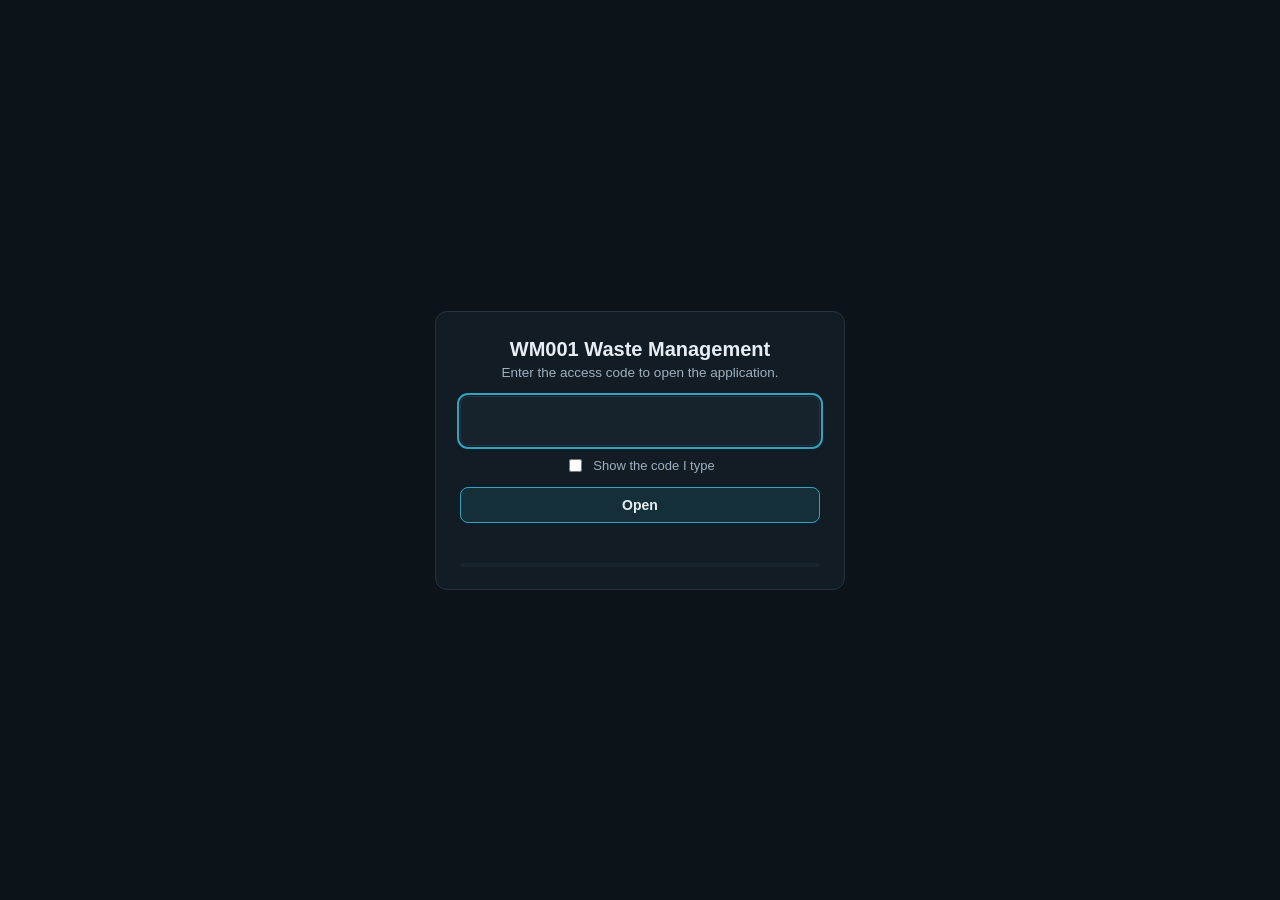
<file: index.html>
<!doctype html><html lang="en"><head><meta charset="utf-8"><meta name="viewport" content="width=device-width,initial-scale=1,viewport-fit=cover">
<meta name="robots" content="noindex,nofollow"><meta http-equiv="Cache-Control" content="no-store"><title>WMA · Waste Management Application</title>
<style>
:root{--ground:#0C1319;--panel:#121C24;--panel-2:#17232C;--line:#24333F;--ink:#E7EEF3;--ink-soft:#9EB0BF;--accent:#2FA3C0;--accent-wash:rgba(47,163,192,.14);--sans:Calibri,Carlito,"Segoe UI",sans-serif}
html,body{margin:0;height:100%;background:var(--ground);color:var(--ink);font-family:var(--sans)}
#wma-gate{position:fixed;inset:0;display:flex;align-items:center;justify-content:center;padding:16px}
.g-box{width:100%;max-width:360px;background:var(--panel);border:1px solid var(--line);border-radius:12px;padding:26px 24px 22px;text-align:center}
h1{margin:0 0 4px;font-size:20px;font-weight:700}p{margin:0 0 16px;font-size:13.5px;color:var(--ink-soft)}
#wma-gate-in{width:100%;box-sizing:border-box;font:inherit;font-size:24px;letter-spacing:.12em;text-align:center;padding:10px 8px;border-radius:8px;border:1px solid var(--line);background:var(--panel-2);color:var(--ink);-webkit-text-security:disc}
#wma-gate-in.shown{-webkit-text-security:none}
.shw{display:flex;align-items:center;gap:8px;margin-top:10px;font-size:13px;color:var(--ink-soft);cursor:pointer;justify-content:center}.shw input{width:auto}
#wma-gate-in:focus{outline:2px solid var(--accent);outline-offset:1px}
button{margin-top:12px;width:100%;font:inherit;font-size:14px;font-weight:700;padding:9px;border-radius:8px;cursor:pointer;border:1px solid var(--accent);background:var(--accent-wash);color:var(--ink)}
.g-msg{min-height:18px;margin:10px 0 0;font-size:13px}
.bar{height:4px;background:var(--panel-2);border-radius:2px;margin-top:12px;overflow:hidden}.bar i{display:block;height:100%;width:0;background:var(--accent);transition:width .2s}
</style></head><body>
<div id="wma-gate" role="dialog" aria-modal="true" aria-label="Access code"><form class="g-box" autocomplete="off">
<h1>WM001 Waste Management</h1><p>Enter the access code to open the application.</p>
<input id="wma-gate-in" type="text" maxlength="64" aria-label="Access code" autocomplete="off" autocapitalize="off" spellcheck="false" autofocus>
<label class="shw"><input type="checkbox" id="wma-show"> Show the code I type</label>
<button type="submit">Open</button><div class="g-msg" id="wma-gate-msg" aria-live="polite"></div><div class="bar"><i id="wma-bar"></i></div></form></div>
<script>
(function(){
  var META={"rounds":1000000,"approx":10400000};
  var form=document.querySelector("form"), inp=document.getElementById("wma-gate-in"), msg=document.getElementById("wma-gate-msg"), bar=document.getElementById("wma-bar");
  var n=0, wait=0, busy=false;
  function fetchBin(name, from, span){
    return fetch(name,{cache:"no-store"}).then(function(r){
      if(!r.ok) throw new Error(name+" "+r.status);
      var total=+r.headers.get("content-length")||META.approx, got=0, reader=r.body.getReader(), parts=[];
      function pump(){ return reader.read().then(function(x){ if(x.done){ return; } parts.push(x.value); got+=x.value.length; bar.style.width=Math.min(100,Math.round(from+span*got/total))+"%"; return pump(); }); }
      return pump().then(function(){ var all=new Uint8Array(got), o=0; parts.forEach(function(p){ all.set(p,o); o+=p.length; }); return all; });
    });
  }
  function gunzip(buf){
    if(typeof DecompressionStream!=="function") throw new Error("This browser cannot open the application. Use Chrome, Edge or Safari 16.4 or newer.");
    var ds=new DecompressionStream("gzip"); var w=ds.writable.getWriter(); w.write(buf); w.close();
    return new Response(ds.readable).arrayBuffer();
  }
  form.addEventListener("submit", function(ev){
    ev.preventDefault();
    if(busy) return;
    if(Date.now()<wait){ msg.textContent="Wait a few seconds and try again."; return; }
    var v=(inp.value||"").replace(/\s+/g,"");
    if(!window.crypto||!crypto.subtle){ msg.textContent="This browser cannot check the access code. Use Chrome, Edge or Safari."; return; }
    busy=true; msg.textContent="Checking the code"; bar.style.width="5%";
    var key=null;
    fetchBin("k.bin",0,5).then(function(k){
      var cnt=k[0], SL=76;
      function slot(i){
        if(i>=cnt) throw new Error("bad code");
        var sd=k.subarray(1+i*SL, 1+(i+1)*SL);
        return crypto.subtle.importKey("raw", new TextEncoder().encode(v), "PBKDF2", false, ["deriveKey"]).then(function(km){
          return crypto.subtle.deriveKey({name:"PBKDF2", salt:sd.subarray(0,16), iterations:META.rounds, hash:"SHA-256"}, km, {name:"AES-GCM", length:256}, false, ["decrypt"]);
        }).then(function(w){ return crypto.subtle.decrypt({name:"AES-GCM", iv:sd.subarray(16,28)}, w, sd.subarray(28,76)); })
          .then(function(dk){ return crypto.subtle.importKey("raw", dk, "AES-GCM", false, ["decrypt"]); }, function(){ return slot(i+1); });
      }
      return slot(0);
    }).then(function(k2){
      key=k2; window.__WMA_KEY=key; msg.textContent="Loading the application";
      return fetchBin("app.bin",10,60);
    }).then(function(ct){
      msg.textContent="Opening"; bar.style.width="75%";
      return crypto.subtle.decrypt({name:"AES-GCM", iv:ct.subarray(0,12)}, key, ct.subarray(12)).catch(function(){ throw new Error("The code was accepted but the file did not decrypt. Press Ctrl+F5 once and try again."); });
    }).then(function(gz){ bar.style.width="90%"; return gunzip(gz); }).then(function(buf){
      var html=new TextDecoder().decode(buf);
      bar.style.width="100%";
      document.open(); document.write(html); document.close();
    }).catch(function(e){
      busy=false; bar.style.width="0";
      if(String(e.message)==="bad code"){ n++; try{ inp.select(); }catch(e){} msg.textContent="Access code not recognised. Tick Show the code and check the characters and the keyboard language (English)."; if(n>=5){ wait=Date.now()+30000; msg.textContent="Too many attempts. Wait 30 seconds."; n=0; } }
      else { msg.textContent=e.message||"Could not open the application. Press Ctrl+F5 and try again."; if(window.console) console.error(e); }
    });
  });
  document.getElementById("wma-show").addEventListener("change", function(ev){ if(ev.target.checked) inp.classList.add("shown"); else inp.classList.remove("shown"); });
  setTimeout(function(){ try{ inp.focus(); }catch(e){} }, 30);
})();
</script></body></html>
</file>
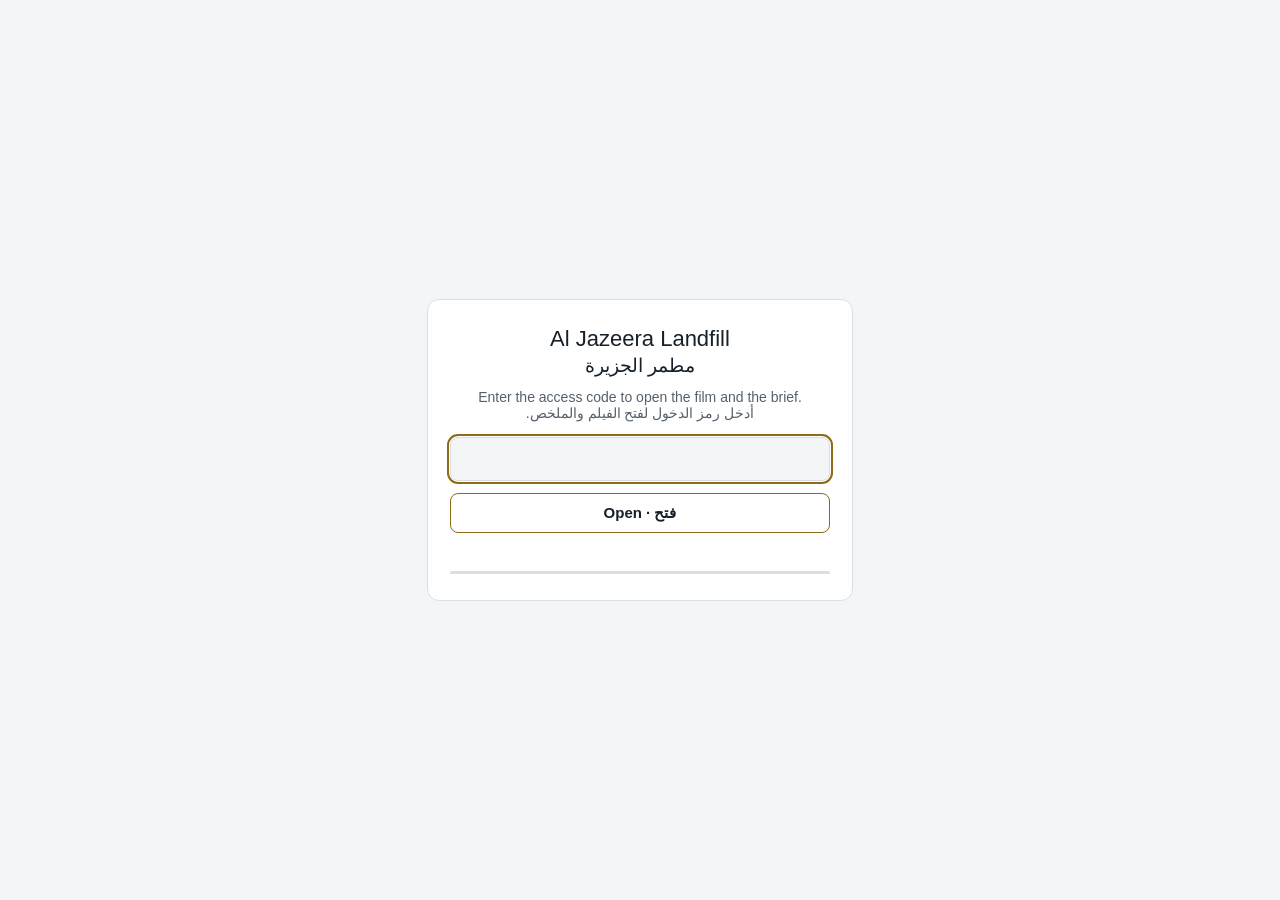
<file: ajfilm/index.html>
<!doctype html><html lang="en"><head><meta charset="utf-8"><meta name="viewport" content="width=device-width,initial-scale=1">
<meta name="robots" content="noindex,nofollow"><title>Al Jazeera Landfill</title><link rel="icon" href="data:,">
<style>:root{--sans:Calibri,Carlito,"Segoe UI",Arial,sans-serif;--ground:#0E1318;--panel:#151C23;--line:#26323D;--ink:#EEF1F3;--soft:#A3B0BB;--gold:#D9B45A}
@media (prefers-color-scheme:light){:root{--ground:#F4F5F6;--panel:#FFFFFF;--line:#D9DEE3;--ink:#16202A;--soft:#55616C;--gold:#8C6A16}}
html,body{margin:0;height:100%;background:var(--ground);color:var(--ink);font-family:var(--sans)}#g{position:fixed;inset:0;display:flex;align-items:center;justify-content:center;padding:16px}
form{width:100%;max-width:380px;background:var(--panel);border:1px solid var(--line);border-radius:12px;padding:26px 22px;text-align:center}
h1{margin:0;font-size:22px;font-weight:400}.ar{font-family:"Segoe UI",Tahoma,var(--sans);font-size:19px;margin:2px 0 0}p{margin:12px 0 16px;font-size:14px;color:var(--soft)}
input{width:100%;box-sizing:border-box;font:inherit;font-size:19px;letter-spacing:.08em;text-align:center;padding:10px;border-radius:8px;border:1px solid var(--line);background:var(--ground);color:var(--ink);-webkit-text-security:disc}
input:focus{outline:2px solid var(--gold);outline-offset:1px}button{margin-top:12px;width:100%;font:inherit;font-size:15px;font-weight:700;padding:10px;border-radius:8px;cursor:pointer;border:1px solid var(--gold);background:transparent;color:var(--ink)}
.m{min-height:18px;margin-top:10px;font-size:13px}.bar{height:3px;background:var(--line);margin-top:10px;border-radius:2px;overflow:hidden}.bar i{display:block;height:100%;width:0;background:var(--gold)}</style></head><body>
<div id="g"><form autocomplete="off"><h1>Al Jazeera Landfill</h1><div class="ar" lang="ar" dir="rtl">مطمر الجزيرة</div>
<p>Enter the access code to open the film and the brief.<br><span lang="ar" dir="rtl">أدخل رمز الدخول لفتح الفيلم والملخص.</span></p>
<input id="c" type="text" maxlength="96" aria-label="Access code" autocomplete="off" autocapitalize="off" spellcheck="false" autofocus>
<button type="submit">Open · فتح</button><div class="m" id="m" aria-live="polite"></div><div class="bar"><i id="b"></i></div></form></div>
<script>(function(){var R=1000000,f=document.querySelector("form"),c=document.getElementById("c"),m=document.getElementById("m"),b=document.getElementById("b"),busy=false,wait=0,n=0;
f.addEventListener("submit",function(e){e.preventDefault();if(busy)return;if(Date.now()<wait){m.textContent="Wait a few seconds and try again.";return;}
if(!window.crypto||!crypto.subtle||typeof DecompressionStream!=="function"){m.textContent="Use a recent Chrome, Edge or Safari.";return;}
var v=(c.value||"").replace(/\s+/g,""),ct;busy=true;m.textContent="Checking the code";b.style.width="20%";
fetch("app.bin",{cache:"no-store"}).then(function(r){if(!r.ok)throw new Error("app.bin "+r.status);return r.arrayBuffer();}).then(function(a){ct=new Uint8Array(a);b.style.width="40%";
return crypto.subtle.importKey("raw",new TextEncoder().encode(v),"PBKDF2",false,["deriveKey"]);}).then(function(k){
return crypto.subtle.deriveKey({name:"PBKDF2",salt:ct.subarray(0,16),iterations:R,hash:"SHA-256"},k,{name:"AES-GCM",length:256},false,["decrypt"]);}).then(function(key){
return crypto.subtle.decrypt({name:"AES-GCM",iv:ct.subarray(16,28)},key,ct.subarray(28)).then(function(gz){window.__AJKEY=key;return gz;},function(){throw new Error("bad code");});}).then(function(gz){
b.style.width="90%";var ds=new DecompressionStream("gzip"),w=ds.writable.getWriter();w.write(new Uint8Array(gz));w.close();return new Response(ds.readable).text();}).then(function(html){
document.open();document.write(html);document.close();}).catch(function(e){busy=false;b.style.width="0";
if(String(e.message)==="bad code"){n++;m.textContent="Access code not recognised.";wait=Date.now()+Math.min(30000,1500*n);}else m.textContent=String(e.message||e);});});})();</script></body></html>
</file>
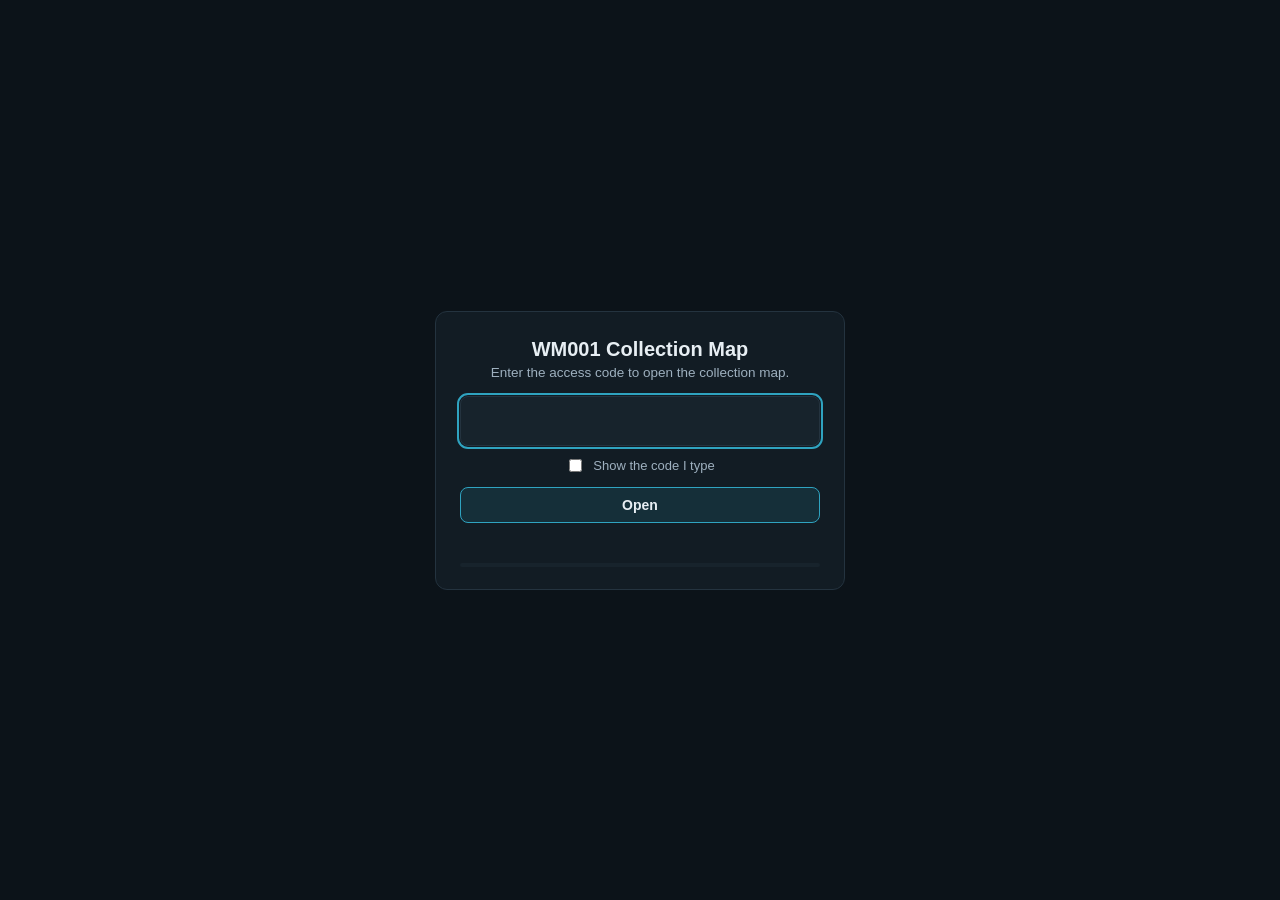
<file: collection/index.html>
<!doctype html><html lang="en"><head><meta charset="utf-8"><meta name="viewport" content="width=device-width,initial-scale=1,viewport-fit=cover">
<meta name="robots" content="noindex,nofollow"><meta http-equiv="Cache-Control" content="no-store"><title>WM001 Collection Map</title>
<style>
:root{--ground:#0C1319;--panel:#121C24;--panel-2:#17232C;--line:#24333F;--ink:#E7EEF3;--ink-soft:#9EB0BF;--accent:#2FA3C0;--accent-wash:rgba(47,163,192,.14);--sans:Calibri,Carlito,"Segoe UI",sans-serif}
html,body{margin:0;height:100%;background:var(--ground);color:var(--ink);font-family:var(--sans)}
#wma-gate{position:fixed;inset:0;display:flex;align-items:center;justify-content:center;padding:16px}
.g-box{width:100%;max-width:360px;background:var(--panel);border:1px solid var(--line);border-radius:12px;padding:26px 24px 22px;text-align:center}
h1{margin:0 0 4px;font-size:20px;font-weight:700}p{margin:0 0 16px;font-size:13.5px;color:var(--ink-soft)}
#wma-gate-in{width:100%;box-sizing:border-box;font:inherit;font-size:24px;letter-spacing:.12em;text-align:center;padding:10px 8px;border-radius:8px;border:1px solid var(--line);background:var(--panel-2);color:var(--ink);-webkit-text-security:disc}
#wma-gate-in.shown{-webkit-text-security:none}
.shw{display:flex;align-items:center;gap:8px;margin-top:10px;font-size:13px;color:var(--ink-soft);cursor:pointer;justify-content:center}.shw input{width:auto}
#wma-gate-in:focus{outline:2px solid var(--accent);outline-offset:1px}
button{margin-top:12px;width:100%;font:inherit;font-size:14px;font-weight:700;padding:9px;border-radius:8px;cursor:pointer;border:1px solid var(--accent);background:var(--accent-wash);color:var(--ink)}
.g-msg{min-height:18px;margin:10px 0 0;font-size:13px}
.bar{height:4px;background:var(--panel-2);border-radius:2px;margin-top:12px;overflow:hidden}.bar i{display:block;height:100%;width:0;background:var(--accent);transition:width .2s}
</style></head><body>
<div id="wma-gate" role="dialog" aria-modal="true" aria-label="Access code"><form class="g-box" autocomplete="off">
<h1>WM001 Collection Map</h1><p>Enter the access code to open the collection map.</p>
<input id="wma-gate-in" type="text" maxlength="64" aria-label="Access code" autocomplete="off" autocapitalize="off" spellcheck="false" autofocus>
<label class="shw"><input type="checkbox" id="wma-show"> Show the code I type</label>
<button type="submit">Open</button><div class="g-msg" id="wma-gate-msg" aria-live="polite"></div><div class="bar"><i id="wma-bar"></i></div></form></div>
<script>
(function(){
  var META={"rounds":1000000,"approx":10400000};
  var form=document.querySelector("form"), inp=document.getElementById("wma-gate-in"), msg=document.getElementById("wma-gate-msg"), bar=document.getElementById("wma-bar");
  var n=0, wait=0, busy=false;
  function fetchBin(name, from, span){
    return fetch(name,{cache:"no-store"}).then(function(r){
      if(!r.ok) throw new Error(name+" "+r.status);
      var total=+r.headers.get("content-length")||META.approx, got=0, reader=r.body.getReader(), parts=[];
      function pump(){ return reader.read().then(function(x){ if(x.done){ return; } parts.push(x.value); got+=x.value.length; bar.style.width=Math.min(100,Math.round(from+span*got/total))+"%"; return pump(); }); }
      return pump().then(function(){ var all=new Uint8Array(got), o=0; parts.forEach(function(p){ all.set(p,o); o+=p.length; }); return all; });
    });
  }
  function gunzip(buf){
    if(typeof DecompressionStream!=="function") throw new Error("This browser cannot open the application. Use Chrome, Edge or Safari 16.4 or newer.");
    var ds=new DecompressionStream("gzip"); var w=ds.writable.getWriter(); w.write(buf); w.close();
    return new Response(ds.readable).arrayBuffer();
  }
  form.addEventListener("submit", function(ev){
    ev.preventDefault();
    if(busy) return;
    if(Date.now()<wait){ msg.textContent="Wait a few seconds and try again."; return; }
    var v=(inp.value||"").replace(/\s+/g,"");
    if(!window.crypto||!crypto.subtle){ msg.textContent="This browser cannot check the access code. Use Chrome, Edge or Safari."; return; }
    busy=true; msg.textContent="Checking the code"; bar.style.width="5%";
    var key=null;
    fetchBin("../k.bin",0,5).then(function(k){
      var cnt=k[0], SL=76;
      function slot(i){
        if(i>=cnt) throw new Error("bad code");
        var sd=k.subarray(1+i*SL, 1+(i+1)*SL);
        return crypto.subtle.importKey("raw", new TextEncoder().encode(v), "PBKDF2", false, ["deriveKey"]).then(function(km){
          return crypto.subtle.deriveKey({name:"PBKDF2", salt:sd.subarray(0,16), iterations:META.rounds, hash:"SHA-256"}, km, {name:"AES-GCM", length:256}, false, ["decrypt"]);
        }).then(function(w){ return crypto.subtle.decrypt({name:"AES-GCM", iv:sd.subarray(16,28)}, w, sd.subarray(28,76)); })
          .then(function(dk){ return crypto.subtle.importKey("raw", dk, "AES-GCM", false, ["decrypt"]); }, function(){ return slot(i+1); });
      }
      return slot(0);
    }).then(function(k2){
      key=k2; window.__WMA_KEY=key; msg.textContent="Loading the application";
      return fetchBin("../app.bin",10,60);
    }).then(function(ct){
      msg.textContent="Opening"; bar.style.width="75%";
      return crypto.subtle.decrypt({name:"AES-GCM", iv:ct.subarray(0,12)}, key, ct.subarray(12)).catch(function(){ throw new Error("The code was accepted but the file did not decrypt. Press Ctrl+F5 once and try again."); });
    }).then(function(gz){ bar.style.width="90%"; return gunzip(gz); }).then(function(buf){
      var html=new TextDecoder().decode(buf);
      bar.style.width="100%";
      html=(function(h){var i=h.search(/<head[^>]*>/i);if(i<0)throw new Error("The application page has no head.");var e=h.indexOf(">",i)+1;var A="window.__WMA_PUBLISHED={wm002:\"wm002/index.html\"}";if(h.split(A).length!==2)throw new Error("This map link no longer matches the application build.");h=h.replace(A,"window.__WMA_PUBLISHED={wm002:\"../wm002/index.html\"}");return h.slice(0,e)+"<base href=\"../\"><style>html.wma-single #pagenav,html.wma-single .pagenav,html.wma-single #modbar,html.wma-single .modbar{display:none!important}<\/style><script>(function(){\n  var PAGE=\"collectionmap\", TITLE=\"WM001 Collection Map\", KEYS=[\"wma_page\",\"wma_module\"], keep={}, ls=null;\n  try{ ls=window.localStorage; }catch(e){}\n  KEYS.forEach(function(k){ try{ keep[k]=ls?ls.getItem(k):null; }catch(e){ keep[k]=null; } });\n  try{ if(ls) ls.setItem(\"wma_page\",PAGE); }catch(e){}\n  window.__WMA_SINGLE=PAGE;\n  document.documentElement.classList.add(\"wma-single\");\n  function restore(){ KEYS.forEach(function(k){ try{ if(!ls) return; if(keep[k]==null) ls.removeItem(k); else ls.setItem(k,keep[k]); }catch(e){} }); }\n  function go(){\n    try{ if(window.__wmaNav&&window.__wmaNav.go) window.__wmaNav.go(PAGE); }catch(e){}\n    var p=document.querySelector('.page[data-page=\"'+PAGE+'\"]');\n    if(p&&!p.classList.contains(\"active\")){ try{ document.querySelector('.pagenav .tab[data-target=\"'+PAGE+'\"]').click(); }catch(e){} }\n    try{ document.title=TITLE; }catch(e){}\n    restore();\n  }\n  if(document.readyState===\"complete\") go(); else window.addEventListener(\"load\",function(){ go(); setTimeout(restore,1500); });\n  window.addEventListener(\"pagehide\",restore);\n})();<\/script>"+h.slice(e);})(html);
      document.open(); document.write(html); document.close();
    }).catch(function(e){
      busy=false; bar.style.width="0";
      if(String(e.message)==="bad code"){ n++; try{ inp.select(); }catch(e){} msg.textContent="Access code not recognised. Tick Show the code and check the characters and the keyboard language (English)."; if(n>=5){ wait=Date.now()+30000; msg.textContent="Too many attempts. Wait 30 seconds."; n=0; } }
      else { msg.textContent=e.message||"Could not open the application. Press Ctrl+F5 and try again."; if(window.console) console.error(e); }
    });
  });
  document.getElementById("wma-show").addEventListener("change", function(ev){ if(ev.target.checked) inp.classList.add("shown"); else inp.classList.remove("shown"); });
  setTimeout(function(){ try{ inp.focus(); }catch(e){} }, 30);
})();
</script></body></html>
</file>
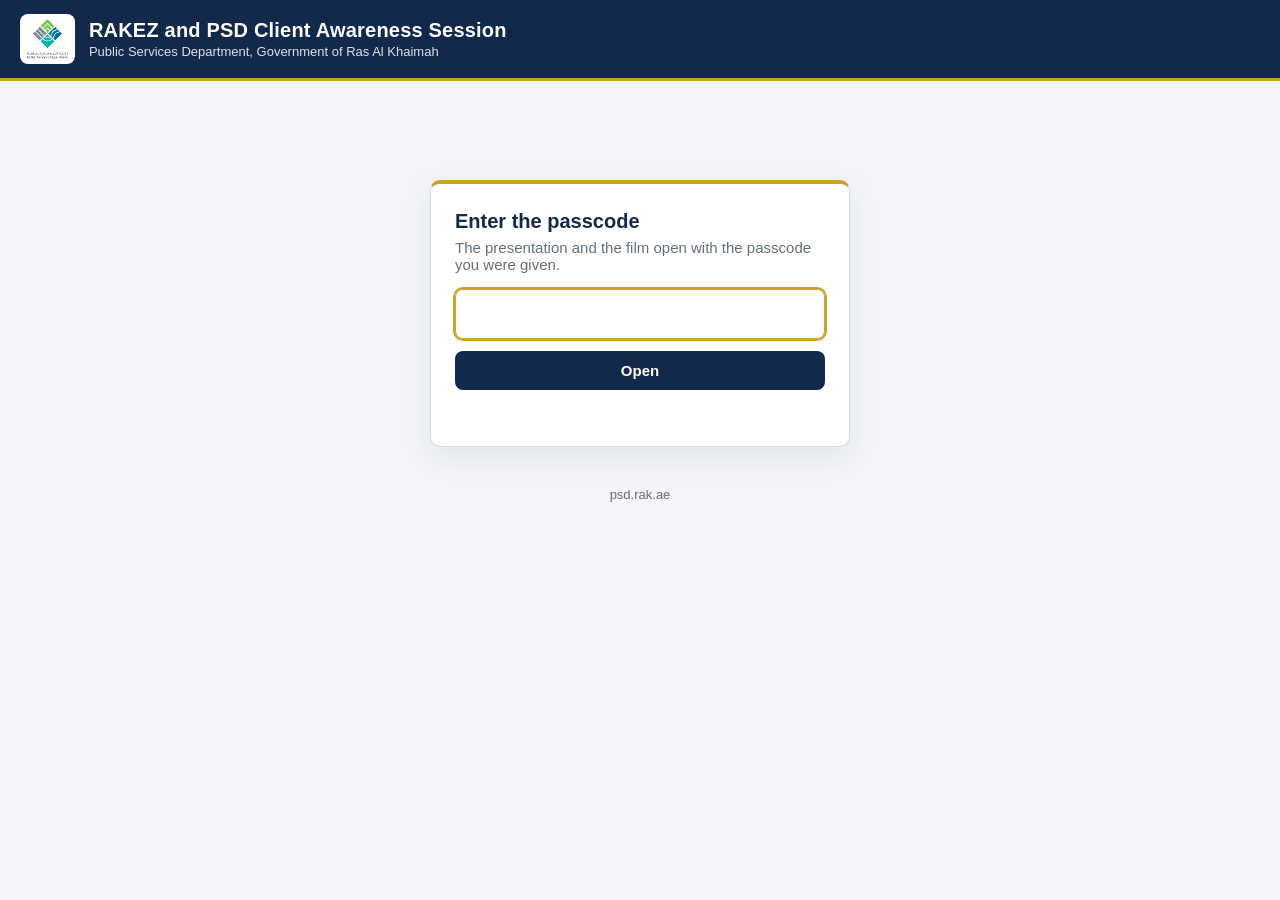
<file: psd-session/index.html>
<!doctype html>
<html lang="en">
<head>
<meta charset="utf-8">
<meta name="viewport" content="width=device-width, initial-scale=1">
<meta name="robots" content="noindex, nofollow">
<title>RAKEZ and PSD Client Awareness Session</title>
<style>
  :root { --navy: #13294B; --ink: #1F2F4A; --gold: #C9A227; --bg: #F3F5F8; --card: #FFFFFF; --rule: #D3DAE3; --grey: #63707A; --sans: Calibri, "Segoe UI", Arial, sans-serif; }
  * { box-sizing: border-box; }
  html, body { margin: 0; background: var(--bg); color: var(--ink); font-family: var(--sans); }
  header { background: var(--navy); color: #fff; padding: 14px 20px; display: flex; align-items: center; gap: 14px; border-bottom: 3px solid var(--gold); }
  header .logo { background: #fff; border-radius: 8px; padding: 5px 7px; line-height: 0; }
  header .logo img { height: 40px; }
  header h1 { font-size: 20px; margin: 0; font-weight: 700; letter-spacing: .2px; }
  header p { margin: 2px 0 0; font-size: 13px; color: #D9E2EC; }
  main { max-width: 1180px; margin: 0 auto; padding: 18px 16px 40px; }
  .gate { max-width: 420px; margin: 9vh auto 0; background: var(--card); border: 1px solid var(--rule); border-top: 4px solid var(--gold); border-radius: 10px; padding: 26px 24px; box-shadow: 0 10px 30px rgba(19,41,75,.08); }
  .gate h2 { margin: 0 0 6px; font-size: 20px; color: var(--navy); }
  .gate p { margin: 0 0 16px; color: var(--grey); font-size: 15px; }
  .gate input { width: 100%; font: 22px var(--sans); letter-spacing: 3px; padding: 11px 12px; border: 1px solid var(--rule); border-radius: 8px; text-align: center; color: var(--navy); }
  .gate input:focus { outline: 2px solid var(--gold); border-color: var(--gold); }
  button { font: 600 15px var(--sans); border: 0; border-radius: 8px; padding: 11px 16px; background: var(--navy); color: #fff; cursor: pointer; }
  button:disabled { opacity: .55; cursor: default; }
  button.ghost { background: #fff; color: var(--navy); border: 1px solid var(--rule); }
  .gate button { width: 100%; margin-top: 12px; }
  .msg { min-height: 20px; margin-top: 10px; font-size: 14px; color: #7A1F1F; text-align: center; }
  .tabs { display: flex; gap: 8px; margin-bottom: 14px; flex-wrap: wrap; }
  .tabs button { background: #fff; color: var(--navy); border: 1px solid var(--rule); }
  .tabs button.on { background: var(--navy); color: #fff; border-color: var(--navy); }
  .panel { background: var(--card); border: 1px solid var(--rule); border-radius: 10px; padding: 14px; }
  .stage { position: relative; background: #0D1B33; border-radius: 6px; overflow: hidden; aspect-ratio: 16 / 9; display: flex; align-items: center; justify-content: center; }
  .stage img, .stage video { width: 100%; height: 100%; object-fit: contain; display: block; background: #0D1B33; }
  .stage .wait { position: absolute; color: #D9E2EC; font-size: 15px; text-align: center; padding: 0 20px; }
  .bar { display: flex; align-items: center; gap: 10px; margin-top: 12px; flex-wrap: wrap; }
  .bar input[type=range] { flex: 1; min-width: 140px; accent-color: var(--navy); }
  .count { min-width: 74px; text-align: center; font-weight: 700; color: var(--navy); }
  .spacer { flex: 1; }
  .hide { display: none !important; }
  footer { text-align: center; color: var(--grey); font-size: 13px; padding: 0 16px 28px; }
</style>
</head>
<body>
<header><span class="logo"><img alt="Public Services Department" src="[data-uri]"></span><div><h1>RAKEZ and PSD Client Awareness Session</h1><p>Public Services Department, Government of Ras Al Khaimah</p></div></header>
<main>
  <section id="gate" class="gate">
    <h2>Enter the passcode</h2>
    <p>The presentation and the film open with the passcode you were given.</p>
    <form id="gf"><input id="code" inputmode="numeric" autocomplete="off" aria-label="Passcode" autofocus><button id="go" type="submit">Open</button></form>
    <div id="gmsg" class="msg" role="alert"></div>
  </section>
  <section id="app" class="hide">
    <div class="tabs"><button id="tp" class="on" type="button">Presentation</button><button id="tv" type="button">Film</button></div>
    <div id="pp" class="panel">
      <div id="jump" class="bar" style="margin:0 0 12px"><span class="count" style="min-width:0">Go to</span></div>
      <div class="stage"><img id="slide" alt="Slide"><div id="swait" class="wait">Opening the slide</div></div>
      <div class="bar"><button id="prev" class="ghost" type="button">Previous</button><span id="count" class="count"></span><button id="next" class="ghost" type="button">Next</button>
        <input id="seek" type="range" min="1" value="1" aria-label="Slide number"><button id="dld" type="button">Download the PowerPoint</button></div>
    </div>
    <div id="vp" class="panel hide">
      <div class="stage"><video id="film" controls playsinline class="hide"></video><div id="vwait" class="wait">Open the film to load it</div></div>
      <div class="bar"><button id="vload" type="button">Play the film</button><span class="spacer"></span><button id="dlf" class="ghost" type="button" disabled>Download the film</button></div>
    </div>
  </section>
</main>
<footer>psd.rak.ae</footer>
<script>
(function () {
  "use strict";
  var SALT = Uint8Array.from(atob("mZFjcC0oVMjMiGTpWmUFSg=="), function (c) { return c.charCodeAt(0); }), ROUNDS = 1000000;
  var KEY = null, M = null, cur = 1, cache = {}, filmUrl = null, filmBlob = null;
  var $ = function (id) { return document.getElementById(id); };
  function keyFrom(code) {
    return crypto.subtle.importKey("raw", new TextEncoder().encode(code), "PBKDF2", false, ["deriveKey"]).then(function (km) {
      return crypto.subtle.deriveKey({ name: "PBKDF2", salt: SALT, iterations: ROUNDS, hash: "SHA-256" }, km, { name: "AES-GCM", length: 256 }, false, ["decrypt"]); });
  }
  function fetchBytes(name, onPart) {
    return fetch(name, { cache: "no-store" }).then(function (r) {
      if (!r.ok) throw new Error("file " + r.status);
      if (!onPart || !r.body) return r.arrayBuffer();
      var total = +r.headers.get("Content-Length") || 0, got = 0, parts = [], rd = r.body.getReader();
      function pump() { return rd.read().then(function (x) { if (x.done) return new Blob(parts).arrayBuffer(); parts.push(x.value); got += x.value.length; onPart(got, total); return pump(); }); }
      return pump(); });
  }
  function open(name, onPart) {
    return fetchBytes(name, onPart).then(function (b) { var u = new Uint8Array(b); return crypto.subtle.decrypt({ name: "AES-GCM", iv: u.subarray(0, 12) }, KEY, u.subarray(12)); });
  }
  function slideUrl(n) {
    if (!cache[n]) cache[n] = open("s/" + String(n).padStart(2, "0") + ".bin").then(function (b) { return URL.createObjectURL(new Blob([b], { type: "image/jpeg" })); });
    return cache[n];
  }
  function show(n) {
    cur = Math.max(1, Math.min(M.slides, n)); $("count").textContent = cur + " of " + M.slides; $("seek").value = cur; $("swait").classList.remove("hide");
    var want = cur;
    slideUrl(cur).then(function (u) { if (want !== cur) return; $("slide").src = u; $("swait").classList.add("hide"); if (cur < M.slides) slideUrl(cur + 1); })
      .catch(function () { $("swait").textContent = "The slide could not be opened. Check the connection and try again."; delete cache[want]; });
  }
  function save(blob, name) { var a = document.createElement("a"); a.href = URL.createObjectURL(blob); a.download = name; document.body.appendChild(a); a.click(); setTimeout(function () { URL.revokeObjectURL(a.href); a.remove(); }, 4000); }
  function loadFilm() {
    if (filmUrl) return Promise.resolve();
    $("vload").disabled = true; $("vwait").textContent = "Loading the film";
    return open("film.bin", function (got, total) { $("vwait").textContent = "Loading the film" + (total ? ", " + Math.round(got / total * 100) + "%" : ""); }).then(function (b) {
      filmBlob = new Blob([b], { type: "video/mp4" }); filmUrl = URL.createObjectURL(filmBlob);
      var v = $("film"); v.src = filmUrl; v.classList.remove("hide"); $("vwait").classList.add("hide"); $("vload").classList.add("hide"); $("dlf").disabled = false; v.play().catch(function () {});
    }).catch(function () { $("vwait").textContent = "The film could not be loaded. Check the connection and try again."; $("vload").disabled = false; });
  }
  function tab(which) { var p = which === "p"; $("pp").classList.toggle("hide", !p); $("vp").classList.toggle("hide", p); $("tp").classList.toggle("on", p); $("tv").classList.toggle("on", !p); if (p) $("film").pause(); }
  $("gf").addEventListener("submit", function (e) {
    e.preventDefault();
    var code = $("code").value.replace(/\s+/g, ""); if (!code) return;
    $("go").disabled = true; $("gmsg").style.color = "#63707A"; $("gmsg").textContent = "Checking";
    keyFrom(code).then(function (k) { KEY = k; return open("m.bin"); }).then(function (b) {
      M = JSON.parse(new TextDecoder().decode(b)); $("gate").classList.add("hide"); $("app").classList.remove("hide"); $("seek").max = M.slides; show(1); (M.sections || []).forEach(function (s) { var b = document.createElement("button"); b.type = "button"; b.className = "ghost"; b.textContent = s[0]; b.onclick = function () { show(s[1]); }; $("jump").appendChild(b); }); if (!M.film) { $("vload").disabled = true; $("vwait").textContent = "The film will be available here shortly."; }
    }).catch(function () { KEY = null; $("go").disabled = false; $("gmsg").style.color = "#7A1F1F"; $("gmsg").textContent = "The passcode is not correct."; $("code").select(); });
  });
  $("prev").onclick = function () { show(cur - 1); }; $("next").onclick = function () { show(cur + 1); };
  $("seek").oninput = function () { show(+this.value); };
  $("tp").onclick = function () { tab("p"); }; $("tv").onclick = function () { tab("v"); };
  $("vload").onclick = loadFilm;
  $("dlf").onclick = function () { if (filmBlob) save(filmBlob, "PSD Client Awareness Session film.mp4"); };
  $("dld").onclick = function () { var b = this; b.disabled = true; open("deck.bin").then(function (d) { save(new Blob([d], { type: "application/vnd.openxmlformats-officedocument.presentationml.presentation" }), "RAKEZ and PSD Client Awareness Session.pptx"); }).catch(function () {}).then(function () { b.disabled = false; }); };
  document.addEventListener("keydown", function (e) { if (!M || $("pp").classList.contains("hide")) return; if (e.key === "ArrowRight") show(cur + 1); if (e.key === "ArrowLeft") show(cur - 1); });
})();
</script>
</body>
</html>
</file>
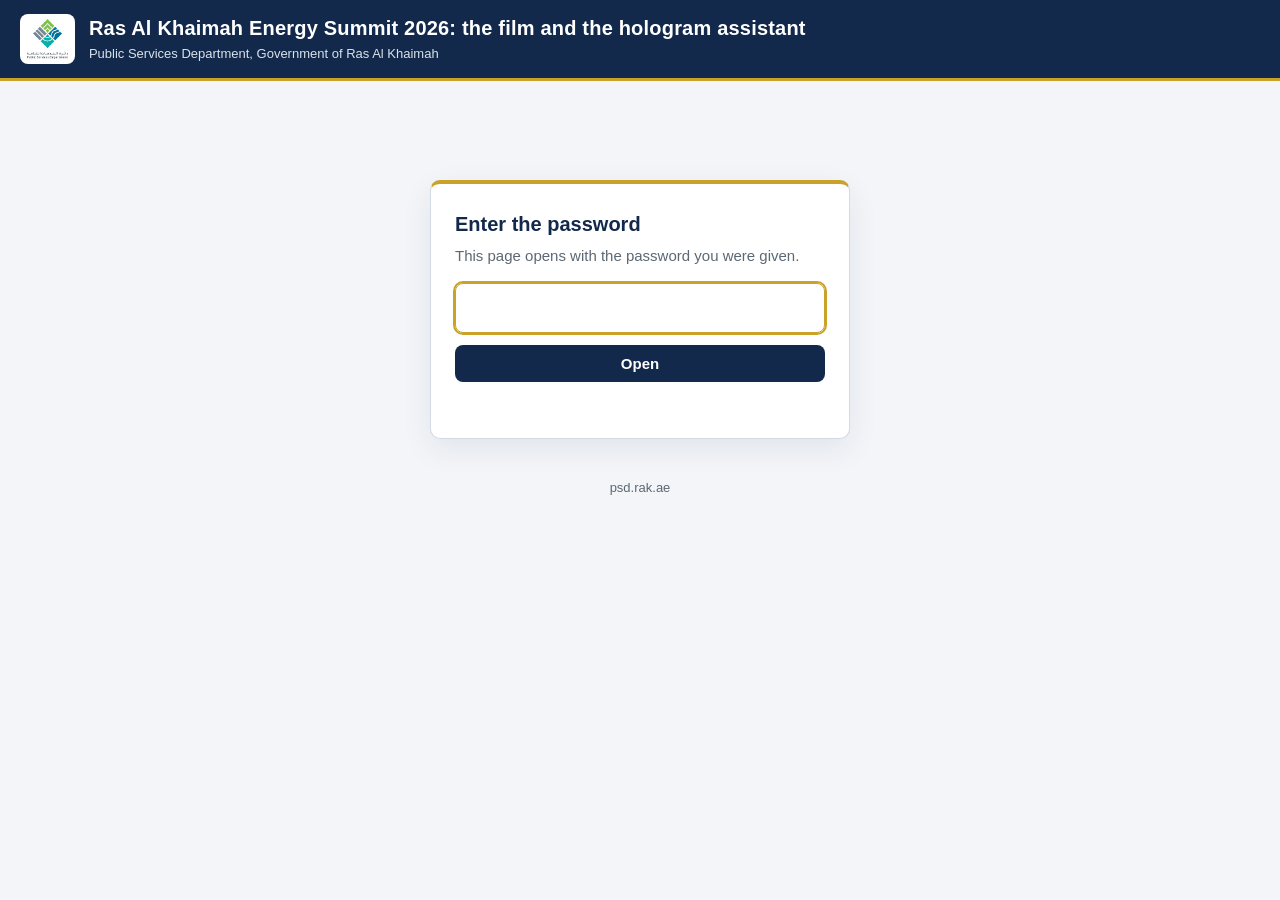
<file: summit-2026/index.html>
<!doctype html>
<html lang="en">
<head>
<meta charset="utf-8">
<meta name="viewport" content="width=device-width, initial-scale=1">
<meta name="robots" content="noindex, nofollow">
<title>Ras Al Khaimah Energy Summit 2026: the film and the hologram assistant</title>
<style>
  :root { --navy: #13294B; --ink: #1F2F4A; --gold: #C9A227; --bg: #F3F5F8; --card: #FFFFFF; --rule: #D3DAE3; --grey: #5C6873; --soft: #EEF2F7; --sans: Calibri, "Segoe UI", Arial, sans-serif; --ar: Dubai, "Segoe UI", Tahoma, Arial, sans-serif; }
  * { box-sizing: border-box; }
  html { scroll-behavior: smooth; scroll-padding-top: 64px; }
  html, body { margin: 0; background: var(--bg); color: var(--ink); font-family: var(--sans); font-size: 16px; line-height: 1.45; }
  header { background: var(--navy); color: #fff; padding: 14px 20px; display: flex; align-items: center; gap: 14px; border-bottom: 3px solid var(--gold); }
  header .logo { background: #fff; border-radius: 8px; padding: 5px 7px; line-height: 0; flex: none; }
  header .logo img { height: 40px; }
  header h1 { font-size: 20px; margin: 0; font-weight: 700; letter-spacing: .2px; }
  header p { margin: 2px 0 0; font-size: 13px; color: #D9E2EC; }
  main { max-width: 1080px; margin: 0 auto; padding: 18px 16px 40px; }
  .gate { max-width: 420px; margin: 9vh auto 0; background: var(--card); border: 1px solid var(--rule); border-top: 4px solid var(--gold); border-radius: 10px; padding: 26px 24px; box-shadow: 0 10px 30px rgba(19,41,75,.08); }
  .gate h2 { margin: 0 0 6px; font-size: 20px; color: var(--navy); }
  .gate p { margin: 0 0 16px; color: var(--grey); font-size: 15px; }
  .gate input { width: 100%; font: 22px var(--sans); letter-spacing: 1px; padding: 11px 12px; border: 1px solid var(--rule); border-radius: 8px; text-align: center; color: var(--navy); }
  .gate input:focus { outline: 2px solid var(--gold); border-color: var(--gold); }
  button, a.btn { font: 600 15px var(--sans); border: 0; border-radius: 8px; padding: 10px 16px; background: var(--navy); color: #fff; cursor: pointer; text-decoration: none; display: inline-block; }
  button:disabled { opacity: .55; cursor: default; }
  button.ghost { background: #fff; color: var(--navy); border: 1px solid var(--rule); }
  button.small { padding: 6px 11px; font-size: 14px; }
  .gate button { width: 100%; margin-top: 12px; }
  .msg { min-height: 20px; margin-top: 10px; font-size: 14px; color: #7A1F1F; text-align: center; }
  nav { position: sticky; top: 0; z-index: 5; background: var(--bg); padding: 10px 0; display: flex; gap: 8px; overflow-x: auto; border-bottom: 1px solid var(--rule); margin-bottom: 16px; }
  nav a { flex: none; font: 600 14px var(--sans); color: var(--navy); background: #fff; border: 1px solid var(--rule); border-radius: 999px; padding: 7px 13px; text-decoration: none; }
  section.panel { background: var(--card); border: 1px solid var(--rule); border-radius: 10px; padding: 18px; margin-bottom: 16px; }
  section.panel h2 { margin: 0 0 4px; font-size: 21px; color: var(--navy); }
  section.panel h2 .n { color: var(--gold); margin-right: 8px; }
  section.panel > p.lead { margin: 0 0 14px; color: var(--grey); }
  h3 { font-size: 17px; color: var(--navy); margin: 18px 0 6px; }
  .two { display: grid; grid-template-columns: 1fr 1fr; gap: 14px; }
  .box { background: var(--soft); border: 1px solid var(--rule); border-radius: 10px; padding: 14px; }
  .box h3 { margin: 0 0 6px; }
  .box .tag { font: 700 12px var(--sans); letter-spacing: 1.5px; color: #8A6D12; text-transform: uppercase; }
  .box p { margin: 0; }
  ol.steps { margin: 6px 0 0; padding-left: 22px; } ol.steps li { margin: 0 0 6px; }
  .ar { font-family: var(--ar); direction: rtl; unicode-bidi: isolate; }
  .quote { background: #E9F6EC; border-radius: 10px; padding: 8px 12px; display: inline-block; margin-top: 4px; font-size: 17px; }
  .stage { position: relative; background: #0B0F16; border-radius: 8px; overflow: hidden; aspect-ratio: 16 / 9; display: flex; align-items: center; justify-content: center; }
  .stage.tall { aspect-ratio: 9 / 16; max-width: 400px; margin: 0 auto; }
  .stage video, .stage img { width: 100%; height: 100%; object-fit: contain; display: block; background: #0B0F16; }
  .stage .wait { position: absolute; color: #D9E2EC; font-size: 15px; text-align: center; padding: 0 20px; }
  .bar { display: flex; align-items: center; gap: 10px; margin-top: 12px; flex-wrap: wrap; }
  .bar input[type=range] { flex: 1; min-width: 140px; accent-color: var(--navy); }
  .count { min-width: 80px; text-align: center; font-weight: 700; color: var(--navy); }
  .note { color: var(--grey); font-size: 14px; margin: 10px 0 0; }
  .tw { overflow-x: auto; }
  table { border-collapse: collapse; width: 100%; font-size: 15px; }
  th { text-align: left; background: var(--navy); color: #fff; padding: 7px 9px; font-weight: 600; white-space: nowrap; }
  td { border-bottom: 1px solid var(--rule); padding: 7px 9px; vertical-align: middle; }
  td.act { white-space: nowrap; text-align: right; }
  tr.on td { background: #FBF6E4; }
  .page { background: #fff; border: 1px solid var(--rule); border-radius: 6px; overflow: hidden; position: relative; min-height: 300px; }
  .page img { width: 100%; display: block; }
  .page .wait { position: absolute; inset: 0; display: flex; align-items: center; justify-content: center; color: var(--grey); }
  .pics { display: grid; grid-template-columns: 2fr 1fr; gap: 14px; align-items: start; }
  .pics img, img.wide { width: 100%; border-radius: 8px; border: 1px solid var(--rule); display: block; background: #000; }
  ul.need { margin: 6px 0 0; padding-left: 20px; } ul.need li { margin-bottom: 5px; }
  .hide { display: none !important; }
  footer { text-align: center; color: var(--grey); font-size: 13px; padding: 0 16px 28px; }
  @media (max-width: 720px) { .two, .pics { grid-template-columns: 1fr; } #parts th:nth-child(3), #parts td:nth-child(3), #parts th:nth-child(4), #parts td:nth-child(4) { display: none; } td.act { white-space: normal; } td.act button { margin: 2px 0; } header h1 { font-size: 17px; } section.panel { padding: 14px; } }
</style>
</head>
<body>
<header><span class="logo"><img alt="Public Services Department" src="[data-uri]"></span><div><h1>Ras Al Khaimah Energy Summit 2026: the film and the hologram assistant</h1><p>Public Services Department, Government of Ras Al Khaimah</p></div></header>
<main>
  <section id="gate" class="gate">
    <h2>Enter the password</h2>
    <p>This page opens with the password you were given.</p>
    <form id="gf"><input id="code" type="password" autocomplete="off" autocapitalize="off" spellcheck="false" aria-label="Password" autofocus><button id="go" type="submit">Open</button></form>
    <div id="gmsg" class="msg" role="alert"></div>
  </section>
  <div id="app" class="hide"></div>
</main>
<footer>psd.rak.ae</footer>
<script>
(function () {
  "use strict";
  var SALT = Uint8Array.from(atob("IufZgz6vpUuDmsaqbSN4QQ=="), function (c) { return c.charCodeAt(0); }), ROUNDS = 1000000;
  var KEY = null, M = null, blobs = {}, page = 1, pcache = {};
  var $ = function (id) { return document.getElementById(id); };
  function keyFrom(code) {
    return crypto.subtle.importKey("raw", new TextEncoder().encode(code), "PBKDF2", false, ["deriveKey"]).then(function (km) {
      return crypto.subtle.deriveKey({ name: "PBKDF2", salt: SALT, iterations: ROUNDS, hash: "SHA-256" }, km, { name: "AES-GCM", length: 256 }, false, ["decrypt"]); });
  }
  function fetchBytes(name, onPart) {
    return fetch(name, { cache: "no-store" }).then(function (r) {
      if (!r.ok) throw new Error("file " + r.status);
      if (!onPart || !r.body) return r.arrayBuffer();
      var total = +r.headers.get("Content-Length") || 0, got = 0, parts = [], rd = r.body.getReader();
      function pump() { return rd.read().then(function (x) { if (x.done) return new Blob(parts).arrayBuffer(); parts.push(x.value); got += x.value.length; onPart(got, total); return pump(); }); }
      return pump(); });
  }
  function open(name, onPart) {
    return fetchBytes(name, onPart).then(function (b) { var u = new Uint8Array(b); return crypto.subtle.decrypt({ name: "AES-GCM", iv: u.subarray(0, 12) }, KEY, u.subarray(12)); });
  }
  // one decrypted copy of each file, whether it is played or saved
  function blob(file, mime, onPart) {
    if (!blobs[file]) blobs[file] = open(file, onPart).then(function (b) { return new Blob([b], { type: mime }); }).catch(function (e) { delete blobs[file]; throw e; });
    return blobs[file];
  }
  function save(b, name) { var a = document.createElement("a"); a.href = URL.createObjectURL(b); a.download = name; document.body.appendChild(a); a.click(); setTimeout(function () { URL.revokeObjectURL(a.href); a.remove(); }, 4000); }
  function pct(el, word) { return function (got, total) { el.textContent = word + (total ? ", " + Math.round(got / total * 100) + "%" : ""); }; }
  function play(btn) {
    var v = $(btn.dataset.video), w = $(btn.dataset.video + "w"), file = btn.dataset.play, label = btn.textContent;
    btn.disabled = true; w.classList.remove("hide"); w.textContent = "Loading";
    blob(file, "video/mp4", pct(w, "Loading")).then(function (b) {
      if (v.dataset.url) URL.revokeObjectURL(v.dataset.url);
      v.dataset.url = URL.createObjectURL(b); v.src = v.dataset.url; v.classList.remove("hide"); w.classList.add("hide"); v.play().catch(function () {});
      if (btn.dataset.row) { Array.prototype.forEach.call(document.querySelectorAll("tr.on"), function (r) { r.classList.remove("on"); }); $(btn.dataset.row).classList.add("on"); v.scrollIntoView({ block: "center" }); }
    }).catch(function () { w.textContent = "It could not be loaded. Check the connection and try again."; }).then(function () { btn.disabled = false; btn.textContent = label; });
  }
  function download(btn) {
    var label = btn.textContent; btn.disabled = true;
    blob(btn.dataset.save, btn.dataset.mime, pct(btn, "Preparing")).then(function (b) { save(b, btn.dataset.name); }).catch(function () { alert("The file could not be downloaded. Check the connection and try again."); })
      .then(function () { btn.disabled = false; btn.textContent = label; });
  }
  function pageUrl(n) {
    if (!pcache[n]) pcache[n] = open("d/" + String(n).padStart(2, "0") + ".bin").then(function (b) { return URL.createObjectURL(new Blob([b], { type: "image/jpeg" })); });
    return pcache[n];
  }
  function show(n) {
    page = Math.max(1, Math.min(M.pages, n)); $("pcount").textContent = "Page " + page + " of " + M.pages; $("pseek").value = page; $("pwait").classList.remove("hide");
    var want = page;
    pageUrl(page).then(function (u) { if (want !== page) return; $("pimg").src = u; $("pwait").classList.add("hide"); if (page < M.pages) pageUrl(page + 1); })
      .catch(function () { $("pwait").textContent = "The page could not be opened. Check the connection and try again."; delete pcache[want]; });
  }
  function start() {
    $("app").innerHTML = M.html; $("gate").classList.add("hide"); $("app").classList.remove("hide");
    Array.prototype.forEach.call(document.querySelectorAll("img[data-src]"), function (im) {
      open(im.dataset.src).then(function (b) { im.src = URL.createObjectURL(new Blob([b], { type: im.dataset.mime || "image/jpeg" })); }).catch(function () {}); });
    $("pseek").max = M.pages; show(1);
    $("pprev").onclick = function () { show(page - 1); }; $("pnext").onclick = function () { show(page + 1); }; $("pseek").oninput = function () { show(+this.value); };
    $("app").addEventListener("click", function (e) {
      var b = e.target.closest("button"); if (!b || b.disabled) return;
      if (b.dataset.play) play(b); else if (b.dataset.save) download(b);
    });
  }
  $("gf").addEventListener("submit", function (e) {
    e.preventDefault();
    var code = $("code").value.replace(/\s+/g, "").toLowerCase(); if (!code) return;      // spaces and capitals do not matter
    $("go").disabled = true; $("gmsg").style.color = "#5C6873"; $("gmsg").textContent = "Checking";
    keyFrom(code).then(function (k) { KEY = k; return open("m.bin"); }).then(function (b) { M = JSON.parse(new TextDecoder().decode(b)); start(); })
      .catch(function (e) { KEY = null; $("go").disabled = false; $("gmsg").style.color = "#7A1F1F"; $("gmsg").textContent = (e && e.name === "OperationError") ? "The password is not correct." : "The page could not be loaded. Check the connection and try again."; $("code").select(); });
  });
})();
</script>
</body>
</html>
</file>
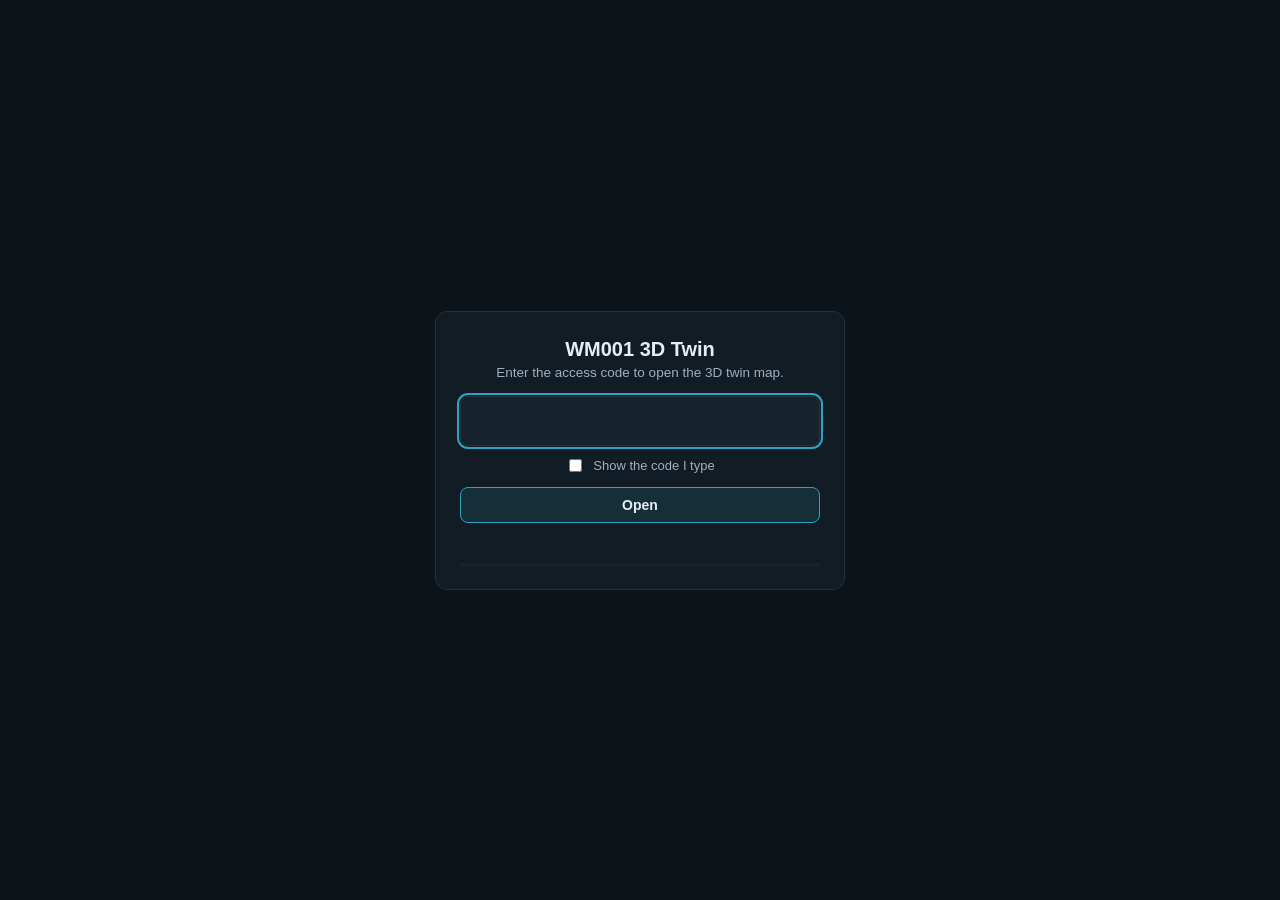
<file: twin/index.html>
<!doctype html><html lang="en"><head><meta charset="utf-8"><meta name="viewport" content="width=device-width,initial-scale=1,viewport-fit=cover">
<meta name="robots" content="noindex,nofollow"><meta http-equiv="Cache-Control" content="no-store"><title>WM001 3D Twin</title>
<style>
:root{--ground:#0C1319;--panel:#121C24;--panel-2:#17232C;--line:#24333F;--ink:#E7EEF3;--ink-soft:#9EB0BF;--accent:#2FA3C0;--accent-wash:rgba(47,163,192,.14);--sans:Calibri,Carlito,"Segoe UI",sans-serif}
html,body{margin:0;height:100%;background:var(--ground);color:var(--ink);font-family:var(--sans)}
#wma-gate{position:fixed;inset:0;display:flex;align-items:center;justify-content:center;padding:16px}
.g-box{width:100%;max-width:360px;background:var(--panel);border:1px solid var(--line);border-radius:12px;padding:26px 24px 22px;text-align:center}
h1{margin:0 0 4px;font-size:20px;font-weight:700}p{margin:0 0 16px;font-size:13.5px;color:var(--ink-soft)}
#wma-gate-in{width:100%;box-sizing:border-box;font:inherit;font-size:24px;letter-spacing:.12em;text-align:center;padding:10px 8px;border-radius:8px;border:1px solid var(--line);background:var(--panel-2);color:var(--ink);-webkit-text-security:disc}
#wma-gate-in.shown{-webkit-text-security:none}
.shw{display:flex;align-items:center;gap:8px;margin-top:10px;font-size:13px;color:var(--ink-soft);cursor:pointer;justify-content:center}.shw input{width:auto}
#wma-gate-in:focus{outline:2px solid var(--accent);outline-offset:1px}
button{margin-top:12px;width:100%;font:inherit;font-size:14px;font-weight:700;padding:9px;border-radius:8px;cursor:pointer;border:1px solid var(--accent);background:var(--accent-wash);color:var(--ink)}
.g-msg{min-height:18px;margin:10px 0 0;font-size:13px}
.bar{height:4px;background:var(--panel-2);border-radius:2px;margin-top:12px;overflow:hidden}.bar i{display:block;height:100%;width:0;background:var(--accent);transition:width .2s}
</style></head><body>
<div id="wma-gate" role="dialog" aria-modal="true" aria-label="Access code"><form class="g-box" autocomplete="off">
<h1>WM001 3D Twin</h1><p>Enter the access code to open the 3D twin map.</p>
<input id="wma-gate-in" type="text" maxlength="64" aria-label="Access code" autocomplete="off" autocapitalize="off" spellcheck="false" autofocus>
<label class="shw"><input type="checkbox" id="wma-show"> Show the code I type</label>
<button type="submit">Open</button><div class="g-msg" id="wma-gate-msg" aria-live="polite"></div><div class="bar"><i id="wma-bar"></i></div></form></div>
<script>
(function(){
  var META={"rounds":1000000,"approx":10400000};
  var form=document.querySelector("form"), inp=document.getElementById("wma-gate-in"), msg=document.getElementById("wma-gate-msg"), bar=document.getElementById("wma-bar");
  var n=0, wait=0, busy=false;
  function fetchBin(name, from, span){
    return fetch(name,{cache:"no-store"}).then(function(r){
      if(!r.ok) throw new Error(name+" "+r.status);
      var total=+r.headers.get("content-length")||META.approx, got=0, reader=r.body.getReader(), parts=[];
      function pump(){ return reader.read().then(function(x){ if(x.done){ return; } parts.push(x.value); got+=x.value.length; bar.style.width=Math.min(100,Math.round(from+span*got/total))+"%"; return pump(); }); }
      return pump().then(function(){ var all=new Uint8Array(got), o=0; parts.forEach(function(p){ all.set(p,o); o+=p.length; }); return all; });
    });
  }
  function gunzip(buf){
    if(typeof DecompressionStream!=="function") throw new Error("This browser cannot open the application. Use Chrome, Edge or Safari 16.4 or newer.");
    var ds=new DecompressionStream("gzip"); var w=ds.writable.getWriter(); w.write(buf); w.close();
    return new Response(ds.readable).arrayBuffer();
  }
  form.addEventListener("submit", function(ev){
    ev.preventDefault();
    if(busy) return;
    if(Date.now()<wait){ msg.textContent="Wait a few seconds and try again."; return; }
    var v=(inp.value||"").replace(/\s+/g,"");
    if(!window.crypto||!crypto.subtle){ msg.textContent="This browser cannot check the access code. Use Chrome, Edge or Safari."; return; }
    busy=true; msg.textContent="Checking the code"; bar.style.width="5%";
    var key=null;
    fetchBin("../k.bin",0,5).then(function(k){
      var cnt=k[0], SL=76;
      function slot(i){
        if(i>=cnt) throw new Error("bad code");
        var sd=k.subarray(1+i*SL, 1+(i+1)*SL);
        return crypto.subtle.importKey("raw", new TextEncoder().encode(v), "PBKDF2", false, ["deriveKey"]).then(function(km){
          return crypto.subtle.deriveKey({name:"PBKDF2", salt:sd.subarray(0,16), iterations:META.rounds, hash:"SHA-256"}, km, {name:"AES-GCM", length:256}, false, ["decrypt"]);
        }).then(function(w){ return crypto.subtle.decrypt({name:"AES-GCM", iv:sd.subarray(16,28)}, w, sd.subarray(28,76)); })
          .then(function(dk){ return crypto.subtle.importKey("raw", dk, "AES-GCM", false, ["decrypt"]); }, function(){ return slot(i+1); });
      }
      return slot(0);
    }).then(function(k2){
      key=k2; window.__WMA_KEY=key; msg.textContent="Loading the application";
      return fetchBin("../app.bin",10,60);
    }).then(function(ct){
      msg.textContent="Opening"; bar.style.width="75%";
      return crypto.subtle.decrypt({name:"AES-GCM", iv:ct.subarray(0,12)}, key, ct.subarray(12)).catch(function(){ throw new Error("The code was accepted but the file did not decrypt. Press Ctrl+F5 once and try again."); });
    }).then(function(gz){ bar.style.width="90%"; return gunzip(gz); }).then(function(buf){
      var html=new TextDecoder().decode(buf);
      bar.style.width="100%";
      html=(function(h){var i=h.search(/<head[^>]*>/i);if(i<0)throw new Error("The application page has no head.");var e=h.indexOf(">",i)+1;var A="window.__WMA_PUBLISHED={wm002:\"wm002/index.html\"}";if(h.split(A).length!==2)throw new Error("This map link no longer matches the application build.");h=h.replace(A,"window.__WMA_PUBLISHED={wm002:\"../wm002/index.html\"}");return h.slice(0,e)+"<base href=\"../\"><style>html.wma-single #pagenav,html.wma-single .pagenav,html.wma-single #modbar,html.wma-single .modbar{display:none!important}<\/style><script>(function(){\n  var PAGE=\"twin\", TITLE=\"WM001 3D Twin\", KEYS=[\"wma_page\",\"wma_module\"], keep={}, ls=null;\n  try{ ls=window.localStorage; }catch(e){}\n  KEYS.forEach(function(k){ try{ keep[k]=ls?ls.getItem(k):null; }catch(e){ keep[k]=null; } });\n  try{ if(ls) ls.setItem(\"wma_page\",PAGE); }catch(e){}\n  window.__WMA_SINGLE=PAGE;\n  document.documentElement.classList.add(\"wma-single\");\n  function restore(){ KEYS.forEach(function(k){ try{ if(!ls) return; if(keep[k]==null) ls.removeItem(k); else ls.setItem(k,keep[k]); }catch(e){} }); }\n  function go(){\n    try{ if(window.__wmaNav&&window.__wmaNav.go) window.__wmaNav.go(PAGE); }catch(e){}\n    var p=document.querySelector('.page[data-page=\"'+PAGE+'\"]');\n    if(p&&!p.classList.contains(\"active\")){ try{ document.querySelector('.pagenav .tab[data-target=\"'+PAGE+'\"]').click(); }catch(e){} }\n    try{ document.title=TITLE; }catch(e){}\n    restore();\n  }\n  if(document.readyState===\"complete\") go(); else window.addEventListener(\"load\",function(){ go(); setTimeout(restore,1500); });\n  window.addEventListener(\"pagehide\",restore);\n})();<\/script>"+h.slice(e);})(html);
      document.open(); document.write(html); document.close();
    }).catch(function(e){
      busy=false; bar.style.width="0";
      if(String(e.message)==="bad code"){ n++; try{ inp.select(); }catch(e){} msg.textContent="Access code not recognised. Tick Show the code and check the characters and the keyboard language (English)."; if(n>=5){ wait=Date.now()+30000; msg.textContent="Too many attempts. Wait 30 seconds."; n=0; } }
      else { msg.textContent=e.message||"Could not open the application. Press Ctrl+F5 and try again."; if(window.console) console.error(e); }
    });
  });
  document.getElementById("wma-show").addEventListener("change", function(ev){ if(ev.target.checked) inp.classList.add("shown"); else inp.classList.remove("shown"); });
  setTimeout(function(){ try{ inp.focus(); }catch(e){} }, 30);
})();
</script></body></html>
</file>
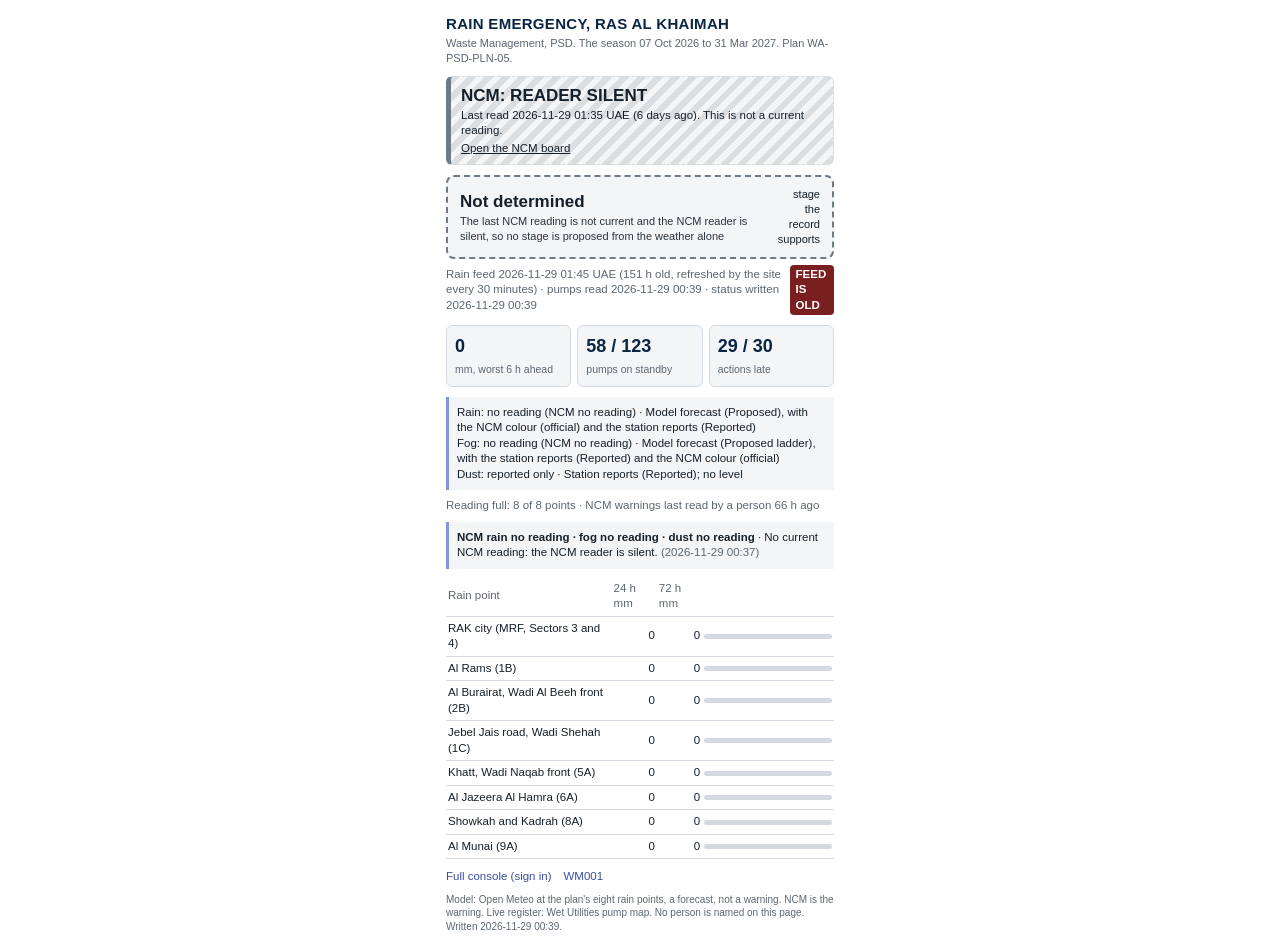
<file: wm004/index.html>
<!doctype html>
<html lang="en">
<head>
<meta charset="utf-8">
<meta name="viewport" content="width=device-width, initial-scale=1, viewport-fit=cover">
<meta name="robots" content="noindex">
<script>(function(){var d=document.documentElement,q=/[?&]view=(desktop|mobile)(&|#|$)/.exec(location.search),v=q?q[1]:"",w=window,s=w.screen||{},p=(navigator.maxTouchPoints||0)>0&&!!w.matchMedia&&w.matchMedia("(pointer:coarse)").matches&&Math.min(s.width||9999,s.height||9999)<=600;w.__WM004_PHONE=p;if(w.__WM004_VIEW==="mobile-inner"||v==="mobile"||(p&&v!=="desktop"))d.setAttribute("data-app","1");})();</script>
<title>Rain Status</title>
<meta name="theme-color" content="#101820"><meta name="apple-mobile-web-app-capable" content="yes"><meta name="mobile-web-app-capable" content="yes"><meta name="apple-mobile-web-app-title" content="WM004"><meta name="apple-mobile-web-app-status-bar-style" content="black-translucent">
<link rel="manifest" href="manifest.webmanifest"><link rel="apple-touch-icon" href="apple-touch-icon.png">
<!-- no service worker and no offline cache: a stale reading must never show as current -->
<style>
:root{--sans:Calibri,Carlito,"Segoe UI",Arial,sans-serif;--navy:#0B2545;--blue:#3B4CA3;--blue2:#8395DB;--ink:#14202B;--grey:#5C6672;--pale:#D3DAE3;--soft:#F3F5F7;--bg:#FFFFFF;--red:#7A1F1F;--amber:#A85A1E;--ochre:#8C7326;--green:#3E6E58;--slate:#6E7A86}
@media (prefers-color-scheme:dark){:root:not([data-theme=light]){--bg:#101820;--ink:#E6EAEF;--grey:#9AA6B3;--pale:#2A3540;--soft:#18222C;--navy:#C3CCEE}}
:root[data-theme=dark]{--bg:#101820;--ink:#E6EAEF;--grey:#9AA6B3;--pale:#2A3540;--soft:#18222C;--navy:#C3CCEE}
:root{--ncm-y:#7A5B00;--ncm-o:#A8480A;--ncm-r:#B01E1E;--ncm-hatch:rgba(92,102,114,.16)}
@media (prefers-color-scheme:dark){:root:not([data-theme=light]){--ncm-y:#F0C419;--ncm-o:#FF9A3D;--ncm-r:#FF7A7A;--ncm-hatch:rgba(154,166,179,.14)}}
:root[data-theme=dark]{--ncm-y:#F0C419;--ncm-o:#FF9A3D;--ncm-r:#FF7A7A;--ncm-hatch:rgba(154,166,179,.14)}
*{box-sizing:border-box}body{margin:0;background:var(--bg);color:var(--ink);font-family:var(--sans);font-size:14px;line-height:1.35}
.wrap{max-width:420px;margin:0 auto;padding:14px 16px}
h1{font-size:15px;margin:0 0 2px;color:var(--navy);letter-spacing:.02em}
.sub{font-size:11px;color:var(--grey);margin-bottom:10px}
.stage{border-radius:8px;padding:10px 12px;color:#fff;background:var(--slate);display:flex;justify-content:space-between;align-items:center}
.stage b{font-size:17px}.stage small{font-size:11px;opacity:.9;display:block}
.stage.s0{background:var(--soft);color:var(--ink);border:2px dashed var(--slate)}.stage.s1{background:var(--slate)}.stage.s2{background:var(--ochre)}.stage.s3{background:var(--amber)}.stage.s4{background:var(--red)}
.row{display:grid;grid-template-columns:1fr 1fr 1fr;gap:6px;margin:10px 0}
.tile{background:var(--soft);border:1px solid var(--pale);border-radius:6px;padding:8px}
.tile b{display:block;font-size:18px;color:var(--navy)}.tile span{font-size:10.5px;color:var(--grey)}
.feed{font-size:11.5px;color:var(--grey);display:flex;justify-content:space-between;align-items:center;margin:6px 0}
.old{color:#fff;background:var(--red);padding:2px 6px;border-radius:4px;font-weight:bold}
table{width:100%;border-collapse:collapse;font-size:11.5px}th{text-align:left;color:var(--grey);font-weight:normal;border-bottom:1px solid var(--pale);padding:4px 2px}
td{padding:4px 2px;border-bottom:1px solid var(--pale)}td.n{text-align:right;font-variant-numeric:tabular-nums}
.bar{height:5px;background:var(--pale);border-radius:3px;overflow:hidden}.bar i{display:block;height:5px;background:var(--blue)}
.ncm{font-size:11.5px;margin:8px 0;padding:8px;border-left:3px solid var(--blue2);background:var(--soft)}
.alertbox{font-size:12px;margin:0 0 8px;padding:8px 10px;border:1px solid var(--red);border-left:5px solid var(--red);background:var(--soft);color:var(--ink)}
.alertbox b{color:var(--red)}.alertbox div+div{margin-top:6px}
.ncmc{--c:var(--slate);display:block;border:1px solid var(--pale);border-left:5px solid var(--c);border-radius:6px;padding:8px 10px;margin:0 0 10px;color:var(--ink);text-decoration:none;background:var(--soft)}
.ncmc b{display:block;font-size:17px;color:var(--c)}.ncmc small{display:block;font-size:11.5px;color:var(--grey)}.ncmc .go{display:block;font-size:11.5px;color:var(--ink);text-decoration:underline;margin-top:2px}
.ncmc.y{--c:var(--ncm-y)}.ncmc.o{--c:var(--ncm-o)}.ncmc.r{--c:var(--ncm-r)}.ncmc.none b{color:var(--ink)}.ncmc.nr{background-image:repeating-linear-gradient(135deg,var(--ncm-hatch) 0 6px,transparent 6px 12px);border-style:dashed;border-left-style:solid}.ncmc.nr b,.ncmc.nr small{color:var(--ink)}
.links{font-size:11.5px;margin-top:10px}.links a{color:var(--blue);text-decoration:none;margin-right:12px}
.foot{font-size:10px;color:var(--grey);margin-top:8px}
/* the phone app of the card (1 Nov 2026): every line is under html[data-app="1"], so a computer's card cannot change. Tokens only; both themes come from the tokens above. */
html[data-app="1"]{--ap-top:calc(50px + env(safe-area-inset-top,0px));--ap-tab:calc(54px + env(safe-area-inset-bottom,0px))}
html[data-app="1"] body{padding:var(--ap-top) env(safe-area-inset-right,0px) var(--ap-tab) env(safe-area-inset-left,0px);font-size:15px;overflow-x:hidden;-webkit-tap-highlight-color:transparent}
html[data-app="1"] .wrap{max-width:none;padding:8px 12px 10px}
html[data-app="1"] .wrap>h1,html[data-app="1"] .wrap>.sub{display:none}
html[data-app="1"] .ncmc{position:sticky;top:var(--ap-top);z-index:5;margin:-8px -12px 6px;border-radius:0;border-width:0 0 1px;border-inline-start:5px solid var(--c);padding:8px 12px;background-color:var(--soft)}
html[data-app="1"] .ncmc b{font-size:22px;line-height:1.15}
html[data-app="1"] .ncmc small{font-size:13px;line-height:1.2}
html[data-app="1"] .ncmc .go{display:none}
html[data-app="1"] .alertbox{font-size:14px;line-height:1.2;padding:4px 8px;margin:0 0 4px}
html[data-app="1"] .alertbox div{display:-webkit-box;-webkit-line-clamp:2;-webkit-box-orient:vertical;overflow:hidden}
html[data-app="1"] .alertbox.apx-o div{display:block}
html[data-app="1"] .stage{padding:4px 12px;gap:8px}
html[data-app="1"] .stage b{font-size:18px}
html[data-app="1"] .stage small,html[data-app="1"] .stage div{font-size:13px!important}
html[data-app="1"] .stage>div:first-child{flex:1 1 auto;min-width:0}
html[data-app="1"] .stage>div:last-child{flex:none;line-height:1.1}
html[data-app="1"] .stage:not(.apx-o) small{white-space:nowrap;overflow:hidden;text-overflow:ellipsis}
html[data-app="1"] .feed{font-size:13px;margin:2px 0;gap:6px}
html[data-app="1"] .feed>span:first-child{min-width:0;flex:1 1 auto}
html[data-app="1"] .feed:not(.apx-o)>span:first-child{white-space:nowrap;overflow:hidden;text-overflow:ellipsis}
html[data-app="1"] .row{margin:2px 0}
html[data-app="1"] .tile{padding:2px 8px}
html[data-app="1"] .tile b{font-size:18px}
html[data-app="1"] .tile span{font-size:13px;line-height:1.15;display:block}
html[data-app="1"] .ncm{font-size:14px;line-height:1.25;margin:2px 0;padding:4px 8px}
html[data-app="1"] #haz div,html[data-app="1"] #ncm{overflow-wrap:anywhere}
html[data-app="1"] [data-apc]{display:none!important}
html[data-app="1"][data-aptight] .alertbox:not(.apx-o) div,html[data-app="1"][data-aptight] #haz:not(.apx-o) div,html[data-app="1"][data-aptight] #ncm:not(.apx-o){display:-webkit-box;-webkit-line-clamp:1;-webkit-box-orient:vertical;overflow:hidden}
html[data-app="1"][data-aptight] .alertbox{padding:2px 8px;margin:0 0 2px}
html[data-app="1"] .apdet{display:flex;align-items:center;gap:8px;width:100%;min-height:44px;box-sizing:border-box;margin:2px 0;padding:4px 10px;border:1px solid var(--pale);border-radius:8px;background:var(--soft);color:var(--ink);font:inherit;font-size:14px;font-weight:700;text-align:start;cursor:pointer}
html[data-app="1"] .apdet[hidden]{display:none}
html[data-app="1"] .apdet .v{margin-inline-start:auto;color:var(--grey);font-size:13px;font-weight:400}
html[data-app="1"] #pts tr td:first-child{max-width:0;width:62%;white-space:nowrap;overflow:hidden;text-overflow:ellipsis}
html[data-app="1"] #pts tr.apx-o td:first-child{white-space:normal}
html[data-app="1"] table{font-size:14px}
html[data-app="1"] th{font-size:13px;padding:2px}
html[data-app="1"] td{padding:1px 2px}
html[data-app="1"] th:last-child,html[data-app="1"] td:last-child{display:none}
html[data-app="1"] .links{font-size:14px;margin-top:2px}
html[data-app="1"] .links{display:flex;align-items:center}
html[data-app="1"] .links a{display:inline-block;padding:4px 0;margin-inline-end:16px}
html[data-app="1"] #console{display:none}
html[data-app="1"] .foot{font-size:13px}
html[data-app="1"] .foot[data-apn]{display:none}
html[data-app="1"] .apinfo{position:relative;width:30px;height:30px;padding:0;border:1px solid var(--pale);border-radius:50%;background:none;color:var(--grey);font:inherit;font-size:14px;font-weight:700;cursor:pointer}
html[data-app="1"] .apbar{position:fixed;top:0;left:0;right:0;z-index:20;box-sizing:border-box;height:var(--ap-top);padding:env(safe-area-inset-top,0px) 4px 0 4px;display:flex;align-items:center;gap:6px;background:var(--bg);border-bottom:1px solid var(--pale);color:var(--ink)}
html[data-app="1"] .apname{flex:none;font-size:15px;margin-inline-start:6px}
html[data-app="1"] .apsp{flex:1 1 auto;min-width:0;font-size:14px;color:var(--grey);overflow:hidden;white-space:nowrap;text-overflow:ellipsis}
html[data-app="1"] .apico{flex:none;width:44px;height:44px;display:flex;align-items:center;justify-content:center;border:0;background:none;color:var(--ink);padding:0;cursor:pointer}
html[data-app="1"] .apico svg{width:24px;height:24px;fill:none;stroke:currentColor;stroke-width:2;stroke-linecap:round;stroke-linejoin:round}
html[data-app="1"] .apmenu{position:fixed;z-index:30;top:var(--ap-top);inset-inline-end:6px;min-width:200px;background:var(--bg);border:1px solid var(--pale);border-radius:10px;padding:4px}
html[data-app="1"] .apmenu a,html[data-app="1"] .apmenu button{display:block;box-sizing:border-box;width:100%;min-height:46px;padding:12px;border:0;background:none;color:var(--ink);font:inherit;font-size:15px;text-align:start;text-decoration:none;cursor:pointer}
html[data-app="1"] .aptabs{position:fixed;left:0;right:0;bottom:0;z-index:20;box-sizing:border-box;height:var(--ap-tab);padding-bottom:env(safe-area-inset-bottom,0px);display:grid;grid-template-columns:repeat(3,minmax(0,1fr));background:var(--bg);border-top:1px solid var(--pale)}
html[data-app="1"] .aptabs a{display:flex;flex-direction:column;align-items:center;justify-content:center;gap:1px;min-height:44px;font-size:13px;line-height:1.1;color:var(--grey);text-decoration:none}
html[data-app="1"] .aptabs svg{width:22px;height:22px;fill:none;stroke:currentColor;stroke-width:1.8;stroke-linecap:round;stroke-linejoin:round}
html[data-app="1"] .aptabs a[aria-current="page"]{color:var(--ink);font-weight:700;box-shadow:inset 0 2px 0 var(--blue2)}
</style>
</head>
<body>
<div class="wrap">
  <h1>RAIN EMERGENCY, RAS AL KHAIMAH</h1>
  <div class="sub">Waste Management, PSD. The season 07 Oct 2026 to 31 Mar 2027. Plan WA-PSD-PLN-05.</div>
  <a id="ncmcard" class="ncmc nr" href="ncm/"><b id="ncmWord">NCM: reading</b><small id="ncmWhen"></small><span class="go">Open the NCM board</span></a>
  <div id="alert" class="alertbox" hidden></div>
  <div id="stage" class="stage"><div><b>…</b><small></small></div><div style="text-align:right;font-size:11px">stage the<br>record supports</div></div>
  <div class="feed"><span id="feed">feed …</span><span id="old" class="old" hidden>FEED IS OLD</span></div>
  <div class="row">
    <div class="tile"><b id="t1">…</b><span>mm, worst 6 h ahead</span></div>
    <div class="tile"><b id="t2">…</b><span>pumps on standby</span></div>
    <div class="tile"><b id="t3">…</b><span>actions late</span></div>
  </div>
  <div id="haz" class="ncm" hidden></div>
  <div id="eng" class="feed" hidden></div>
  <div id="ncm" class="ncm">NCM …</div>
  <table><thead><tr><th>Rain point</th><th class="n">24 h mm</th><th class="n">72 h mm</th><th style="width:34%"></th></tr></thead><tbody id="pts"></tbody></table>
  <div class="links"><a id="console" href="#" target="_blank" rel="noopener">Full console (sign in)</a><a href="../">WM001</a></div>
  <div class="foot" id="foot">Model: Open Meteo at the plan's eight rain points, a forecast, not a warning. NCM is the warning. Live register: Wet Utilities pump map. No person is named on this page.</div>
</div>
<script>
/* 30 Oct 2026: the NCM reader, public facts only: the state word, the colour, the hazard and the time from ncm_state.json. NCM's own words and pictures stay behind the access code on the board. A file that cannot be read, a reader silent over 90 minutes or a read time ahead of the clock is never calm. The age uses the Date header of the reply.
   1 Nov 2026 (independent review): status.json is the laptop's and can be hours old, so this card does not print it under the reader unchecked. The reader's word, the read time and the age of NCM's list go together; with the reader fresh the NCM line and the hazard rows come from it; with the reader down a none that was automatic, or that a person logged over 3 hours ago, is no reading, and a Routine stage cannot rest on it. A colour on the record stands. */
/*__CARD_LOGIC_START__*/
var CARD_COL={red:'Red',orange:'Orange',yellow:'Yellow'},CARD_CLS={red:'r',orange:'o',yellow:'y'},CARD_HZ={rain:'Rain',fog:'Fog',dust:'Dust',wind:'Wind',sea:'Rough sea',other:'Other hazard'},CARD_SILENT_MIN=90,CARD_AHEAD_MIN=10,CARD_CURRENT_H=3,CARD_RANK={yellow:1,orange:2,red:3};
function cardUae(i){var t=Date.parse(i||'');if(isNaN(t))return null;return new Date(t+4*36e5).toISOString().slice(0,16).replace('T',' ');}
function cardAge(m){return m<60?Math.round(m)+' min':(m<2880?(m/60).toFixed(1)+' h':Math.round(m/1440)+' days');}
/* the shape this card reads: valid JSON of another shape is a file it cannot read, never a stage left at status unavailable */
function cardShapeOk(s){var list=function(v){return v==null||Array.isArray(v);};return (s.readAt==null||typeof s.readAt==='string')&&list(s.items)&&list(s.hazards)&&list(s.tickerHazards)&&(s.rak==null||(typeof s.rak==='object'&&!Array.isArray(s.rak)))&&(s.items||[]).every(function(x){return !!x&&typeof x==='object'&&!Array.isArray(x)&&list(x.hazards);});}
/* the card's top line. down: the reader has nothing fresh. fresh: its reading can stand in for the laptop's record. */
function cardView(s,now){
  if(!s||typeof s!=='object'||Array.isArray(s)||!s.state)return {cls:'nr',word:'NCM: NO READING',when:'The file of the NCM reader could not be read.',down:true,why:'the NCM reader file could not be read'};
  if(!cardShapeOk(s))return {cls:'nr',word:'NCM: NO READING',when:'The file of the NCM reader is not in the shape this card reads.',down:true,why:'the NCM reader file could not be read'};
  var t=Date.parse(s.readAt||''),m=isNaN(t)?null:(now-t)/6e4,at=(cardUae(s.readAt)||'no time')+' UAE'+(m==null?'':(m<0?' ('+cardAge(-m)+' ahead of the clock)':' ('+cardAge(m)+' ago)'));
  if(m==null||m>CARD_SILENT_MIN||m<-CARD_AHEAD_MIN)return {cls:'nr',word:'NCM: READER SILENT',when:'Last read '+at+'. This is not a current reading.',down:true,why:'the NCM reader is silent'};
  var l=Date.parse(s.listTime||''),lm=isNaN(l)?null:(now-l)/6e4,list=' NCM list '+(cardUae(s.listTime)||'no time')+' UAE'+(lm==null?'':', '+cardAge(Math.max(0,lm))+' old')+'.';
  if(s.state==='WARNING'){var rr={'touched':0,'not known':1,'not touched':2},top=(s.items||[]).slice().sort(function(p,q){var x=(rr[p.rak]==null?1:rr[p.rak])-(rr[q.rak]==null?1:rr[q.rak]);return x||(CARD_RANK[q.colour]||0)-(CARD_RANK[p.colour]||0);})[0],c=top?top.colour:s.highest,hz=((top&&top.hazards)||s.hazards||[]).map(function(h){return CARD_HZ[h]||String(h);}).join(', ');return {cls:CARD_CLS[c]||'nr',word:'NCM: '+(CARD_COL[c]||'Colour not read')+(hz?' · '+hz:''),when:(s.count>1?s.count+' warnings. ':'')+'Read '+at+'.'+list+' Reported.',fresh:true,s:s};}
  if(s.state==='TEXT WARNING')return {cls:'nr',word:'NCM: Text warning, colour not read',when:'Read '+at+'.'+list+' Reported.',fresh:true,s:s};
  if(s.state==='NO WARNING IN FORCE')return {cls:'none',word:'NCM: No warning in force',when:'Read '+at+'.'+list+' Reported.',fresh:true,s:s};
  return {cls:'nr',word:'NCM: NO READING',when:'Read '+at+'.',down:true,why:'the NCM reader says NO READING'};}
/* rain, fog and dust from a fresh reading, the rule of the feed writer: a warning counts unless it is known not to touch RAK; a hazard the list cannot answer for is unknown, never none */
function cardLevels(s){var keys=['rain','fog','dust'],out={};
  if(s.state==='NO WARNING IN FORCE'){keys.forEach(function(k){out[k]='none';});return out;}
  if(s.state!=='WARNING'||s.itemsMore>0){keys.forEach(function(k){out[k]='unknown';});return out;}
  var rows=(s.items||[]).filter(function(x){return x.rak!=='not touched'||x.named;}),all=s.tickerRead===false||rows.some(function(x){return (x.hazards||[]).indexOf('other')>=0;}),th=s.tickerHazards||[];
  if(s.tickerNotNews>0&&(!th.length||th.indexOf('other')>=0))all=true;
  keys.forEach(function(k){var best=null,un=false;rows.forEach(function(x){if((x.hazards||[]).indexOf(k)<0)return;if(CARD_RANK[x.colour]){if(!best||CARD_RANK[x.colour]>CARD_RANK[best])best=x.colour;}else un=true;});out[k]=un?'unknown':(best||((all||(s.tickerNotNews>0&&th.indexOf(k)>=0))?'unknown':'none'));});return out;}
/* the NCM block the card may print: the reader's when it is fresh, else the record, with a calm word stopped when it cannot stand beside a reader with nothing fresh */
function cardNcm(n,v,now){n=n||{};
  if(v&&v.fresh){var lv=cardLevels(v.s);return {level:lv.rain,levels:lv,text:'NCM reader: '+v.word.replace(/^NCM: /,'')+'.',asof:cardUae(v.s.readAt),reader:true};}
  var a=Date.parse(String(n.asof||'').replace(' ','T')+':00+04:00'),h=isNaN(a)?null:(now-a)/36e5,person=n.by&&n.by!=='engine'&&!n.auto&&h!=null&&h<=CARD_CURRENT_H,lv2=n.levels||{},stop=!person&&(n.level==='none'||Object.keys(lv2).some(function(k){return lv2[k]==='none';})),o={};
  if(!stop)return {level:n.level,levels:lv2,text:n.text,asof:n.asof};
  Object.keys(lv2).forEach(function(k){o[k]=lv2[k]==='none'?'unknown':lv2[k];});return {level:n.level==='none'?'unknown':n.level,levels:o,text:'No current NCM reading: '+((v&&v.why)||'the NCM reader has nothing fresh')+'.',asof:n.asof,stopped:true};}
/* the stage line: Routine readiness cannot stand under an NCM rain word that is not none */
function cardStage(stage,why,v,sh){if(stage==='Routine readiness'&&sh&&sh.level!=='none'){return {stage:'Not determined',why:(v&&v.fresh)?'The NCM reader reads a warning newer than this record, so no stage is proposed from the weather alone':'The last NCM reading is not current and '+((v&&v.why)||'the NCM reader has nothing fresh')+', so no stage is proposed from the weather alone'};}return {stage:stage,why:why};}
/*__CARD_LOGIC_END__*/
var CARD={s:null,v:null,skew:0};
function put(v){var c=document.getElementById('ncmcard');c.className='ncmc '+v.cls;document.getElementById('ncmWord').textContent=v.word;document.getElementById('ncmWhen').textContent=v.when;}
async function readNcm(){var v;try{
  var c=new AbortController(),t=setTimeout(function(){c.abort();},30000);   // 1 Nov 2026 (independent review, HUNG-FETCH-BOARD-AND-CARD): the limit of the console, over the headers and the body
  try{var r=await fetch('ncm_state.json?x='+Date.now(),{cache:'no-store',signal:c.signal});var d=Date.parse(r.headers.get('date')||'');if(!isNaN(d))CARD.skew=d-Date.now();if(!r.ok)throw new Error('status '+r.status);CARD.j=await r.json();}finally{clearTimeout(t);}
  v=cardView(CARD.j,Date.now()+CARD.skew);
}catch(e){CARD.j=null;v=cardView(null,Date.now());}
  show(v);return v;}
function show(v){put(v);var was=CARD.v;CARD.v=v;if(!was||was.word!==v.word||was.when!==v.when)paintNcm();}
/* the age runs on the clock, not on the fetch: a read that has not ended must not stop the age or hide READER SILENT */
function ageTick(){if(CARD.j)show(cardView(CARD.j,Date.now()+CARD.skew));}
/* a level that is missing or unknown reads no reading here, never none (28 Oct 2026, L2) */
function cardWord(v){return (v==null||v===''||v==='unknown')?'no reading':v;}
function paintNcm(){var s=CARD.s;if(!s||!CARD.v)return;var v=CARD.v,sh=cardNcm(s.ncm,v,Date.now()+CARD.skew),g=cardStage(s.stage,s.stageWhy,v,sh),nw=cardWord;
  var cls={'Routine readiness':'s1','Enhanced watch':'s2','Pre deployment':'s3','Active response':'s4','Not determined':'s0'}[g.stage]||'s0';   // 28 Oct 2026 (L2): Not determined has its own look, never the Routine one
  var st=document.getElementById('stage'); st.className='stage '+cls; st.querySelector('b').textContent=g.stage; st.querySelector('small').textContent=g.why;
  var nl=sh.levels||{}; var nh='NCM rain '+nw(sh.level)+(nl.fog&&nl.fog!=='none'?' · fog '+nw(nl.fog):'')+(nl.dust&&nl.dust!=='none'?' · dust '+nw(nl.dust):'');
  var nb=document.getElementById('ncm'); nb.textContent=''; var nbb=document.createElement('b'); nbb.textContent=nh; nb.appendChild(nbb); nb.appendChild(document.createTextNode(' · '+(sh.text||'no reading')));
  if(sh.asof){var ns=document.createElement('span'); ns.style.color='var(--grey)'; ns.textContent=' ('+sh.asof+')'; nb.appendChild(ns);}
  var hz=s.hazards||{}, rows=[], over=sh.reader||sh.stopped;
  ['rain','fog','dust'].forEach(function(k){var x=hz[k]; if(!x) return; var cn=over?(nl[k]):x.ncm, lvl=(x.level==='none'&&over&&nl[k]&&nl[k]!=='none')?'unknown':x.level, l=document.createElement('div'); l.textContent=k.charAt(0).toUpperCase()+k.slice(1)+': '+nw(lvl)+(k==='dust'?'':' (NCM '+nw(cn)+')')+' · '+x.label+(x.proposedVote&&x.proposedVote.aboveRule?' · The proposed model vote says '+x.proposedVote.level+' (Proposed, not applied until it is decided)':''); rows.push(l);});
  if(rows.length){var hb=document.getElementById('haz'); hb.hidden=false; hb.textContent=''; rows.forEach(function(e){hb.appendChild(e);});}}
var CARD_FIRST=readNcm();setInterval(readNcm,60000);setInterval(ageTick,20000);
(async function(){
  var r=await fetch('status.json?x='+Date.now(),{cache:'no-store'}); var s=await r.json();
  await CARD_FIRST;CARD.s=s;paintNcm();
  var asof=new Date(s.feedAsof.replace(' ','T')+':00+04:00'); var ageH=(Date.now()-asof.getTime())/36e5;
  document.getElementById('feed').textContent='Feed '+s.feedAsof+' UAE ('+(ageH<1?'under an hour':Math.round(ageH)+' h')+' old) · pumps read '+(s.pumps.captured||'').slice(0,16);
  if(ageH>24){document.getElementById('old').hidden=false;}
  document.getElementById('t1').textContent=(s.worstMax6==null?'…':s.worstMax6);
  document.getElementById('t2').textContent=s.pumps.standby+' / '+s.pumps.total;
  document.getElementById('t3').textContent=s.actions.late+' / '+s.actions.total;
  var ha=s.highAlerts||[]; if(ha.length){var ab=document.getElementById('alert'); ab.hidden=false; ab.textContent=''; ha.forEach(function(x){var d=document.createElement('div'); var bb=document.createElement('b'); bb.textContent='HIGH ALERT '; d.appendChild(bb); d.appendChild(document.createTextNode(x.text||'')); ab.appendChild(d);});}
  var mx=Math.max(10,...s.points.map(function(p){return p.next72||0}));
  var esc=function(x){return String(x==null?'':x).replace(/[&<>"']/g,function(c){return {'&':'&amp;','<':'&lt;','>':'&gt;','"':'&quot;',"'":'&#39;'}[c]});};
  document.getElementById('pts').innerHTML=s.points.map(function(p){var w=Math.round(100*(p.next72||0)/mx);return '<tr><td>'+esc(p.name)+'</td><td class="n">'+(p.error?'no data':(p.next24==null?'no reading':esc(p.next24)))+'</td><td class="n">'+(p.error?'':(p.next72==null?'no reading':esc(p.next72)))+'</td><td><div class="bar"><i style="width:'+(isFinite(w)?w:0)+'%"></i></div></td></tr>'}).join('');
  var en=s.engine; if(en){var eb=document.getElementById('eng'); var t=[]; if(en.ok===false){t.push('LAST ENGINE RUN FAILED ('+en.lastRun+'); showing the last good reading of '+(en.lastGoodAsof||'unknown'));} else if(en.pointsTotal){t.push('Reading '+(en.readingQuality||'')+': '+en.pointsRead+' of '+en.pointsTotal+' points');} if(en.ncmWarningsReadingAgeHours!=null){t.push('NCM warnings last read by a person '+Math.round(en.ncmWarningsReadingAgeHours)+' h ago');} if(t.length){eb.hidden=false; eb.textContent=t.join(' · ');}}
  document.getElementById('console').href=s.console;
  document.getElementById('foot').textContent+=' Written '+s.written+'.';
  // 25 Oct 2026: the rain feed is refreshed by GitHub Actions every 30 minutes whether or not the laptop is awake. When it is newer than the laptop's status, show it.
  try{
    var wr=await fetch('weather.json?x='+Date.now(),{cache:'no-store'}); var w=await wr.json();
    var good=(w.points||[]).filter(function(p){return !p.error;});
    if(w.asof && good.length>=6 && w.asof>s.feedAsof){
      var wa=new Date(w.asof.replace(' ','T')+':00+04:00'), wh=(Date.now()-wa.getTime())/36e5;
      document.getElementById('feed').textContent='Rain feed '+w.asof+' UAE ('+(wh<1?'under an hour':Math.round(wh)+' h')+' old, refreshed by the site every 30 minutes) · pumps read '+(s.pumps.captured||'').slice(0,16)+' · status written '+s.written;
      document.getElementById('old').hidden=!(wh>24);
      document.getElementById('t1').textContent=(w.worstMax6==null?'…':w.worstMax6);
      var mx2=Math.max(10,...good.map(function(p){return p.next72||0}));
      document.getElementById('pts').innerHTML=w.points.map(function(p){var q=Math.round(100*(p.next72||0)/mx2);return '<tr><td>'+esc(p.name)+'</td><td class="n">'+(p.error?'no data':(p.next24==null?'no reading':esc(p.next24)))+'</td><td class="n">'+(p.error?'':(p.next72==null?'no reading':esc(p.next72)))+'</td><td><div class="bar"><i style="width:'+(isFinite(q)?q:0)+'%"></i></div></td></tr>';}).join('');
    }
  }catch(e){}
})().catch(function(e){document.getElementById('stage').querySelector('b').textContent='status unavailable';});
</script>
<script>
/* the phone app of the card (1 Nov 2026). Nothing here runs on a computer: without data-app the page is the card as it was. No service worker and no offline cache: a stale reading must never show as current. The words of the shell only; this card holds facts, no word of NCM. */
(function(){
  var d=document.documentElement,ar=false;try{ar=localStorage.getItem("wma_lang")==="ar";}catch(e){}
  /* as on the board: no Arabic in a public file, so on the Arabic setting the shell lays out right to left with its English words */
  function T(k){return k;}
  function vp(c){var v=document.querySelector('meta[name="viewport"]');if(v)v.setAttribute("content",c);}
  function addr(q){try{history.replaceState(null,"",location.pathname+q);}catch(e){}}
  function back(){if(!window.__WM004_PHONE)return;var l=document.querySelector(".links"),a=document.createElement("a");a.href="./";a.textContent=T("App view");if(l)l.appendChild(a);}
  if(d.getAttribute("data-app")!=="1"){back();return;}
  var I={st:'<path d="M12 3v3M12 18v3M3 12h3M18 12h3"/><circle cx="12" cy="12" r="5"/>',ncm:'<path d="M12 3s6 7 6 11a6 6 0 0 1-12 0c0-4 6-11 6-11z"/>',con:'<path d="M4 5h16v11H4zM9 20h6M12 16v4"/>',menu:'<circle cx="12" cy="5" r="1.5"/><circle cx="12" cy="12" r="1.5"/><circle cx="12" cy="19" r="1.5"/>'},ico=function(k){return '<svg viewBox="0 0 24 24" aria-hidden="true">'+I[k]+'</svg>';};
  var bar=document.createElement("header");bar.className="apbar";bar.innerHTML='<b class="apname">WM004</b><span class="apsp"></span><button type="button" class="apico" id="apMenuBtn" aria-haspopup="true" aria-expanded="false" aria-label="'+T("Menu")+'">'+ico("menu")+'</button>';document.body.appendChild(bar);if(ar)bar.dir="rtl";
  var tabs=document.createElement("nav");if(ar)tabs.dir="rtl";tabs.className="aptabs";tabs.innerHTML='<a href="./" aria-current="page">'+ico("st")+'<span>'+T("Status")+'</span></a><a href="ncm/">'+ico("ncm")+'<span>'+T("NCM board")+'</span></a><a href="console/">'+ico("con")+'<span>'+T("Console")+'</span></a>';document.body.appendChild(tabs);
  var f=document.getElementById("foot"),b=document.createElement("button");if(f){f.setAttribute("data-apn","1");b.type="button";b.className="apinfo";b.textContent="i";b.setAttribute("aria-label",T("About this card"));b.addEventListener("click",function(){f.removeAttribute("data-apn");b.remove();});var l=document.querySelector(".links");if(l)l.appendChild(b);}
  /* the rule of the console's app on the card: a none a person logged cannot stand under a reader with nothing fresh, and a Routine stage cannot stand under a hero that is not calm. The website keeps its lines. */
  var ncm0=cardNcm,stage0=cardStage;cardNcm=function(n,v,now){return ncm0(v&&v.down?Object.assign({},n,{auto:true}):n,v,now);};cardStage=function(st,why,v,sh){var g=stage0(st,why,v,sh);return g.stage==="Routine readiness"&&v&&v.cls!=="none"?{stage:"Not determined",why:"The NCM reader does not read a calm day, so no stage is proposed from the weather alone"}:g;};
  /* one screen: what the record adds under the hero folds under one line, tap to open, only when the record has painted, the reader is fresh and calm, and every level, the vote and the engine read are whole. Anything else stays open. The line names the record and never states a level. The rain points shorten last, and all of them are one tap away. */
  var E=function(i){return document.getElementById(i);},haz=E("haz"),eng=E("eng"),ncm=E("ncm"),pts=E("pts"),det=document.createElement("button"),more=document.createElement("button"),wrap=document.querySelector(".wrap"),dop=false,ptsAll=false,mo=null;
  det.type="button";det.className="apdet";det.innerHTML='<span>'+T("Levels and the record")+'</span><span class="v"></span>';more.type="button";more.className="apdet";more.hidden=true;ncm.parentNode.insertBefore(det,haz);pts.closest("table").after(more);
  function calm(){var v=CARD.v,s=CARD.s;if(!s||!v||!v.fresh||v.cls!=="none"||!s.hazards)return false;var lv=cardNcm(s.ncm,v,Date.now()+CARD.skew).levels||{},e=s.engine;return ["rain","fog","dust"].every(function(k){var x=s.hazards[k];return !!x&&x.level==="none"&&(lv[k]==null||lv[k]==="none")&&!(x.proposedVote&&x.proposedVote.aboveRule);})&&!!e&&e.ok===true&&e.readingQuality==="good"&&e.pointsTotal>0&&e.pointsRead===e.pointsTotal;}
  function fit(){if(mo)mo.disconnect();var quiet=calm(),root=document.documentElement;[haz,eng,ncm].forEach(function(e){if(quiet&&!dop)e.setAttribute("data-apc","1");else e.removeAttribute("data-apc");});det.hidden=!quiet;det.setAttribute("aria-expanded",String(dop));det.querySelector(".v").textContent=quiet?T("{0} lines").replace("{0}",haz.children.length+2):"";root.removeAttribute("data-aptight");
    var rows=[].slice.call(pts.rows);rows.forEach(function(r){r.removeAttribute("data-apc");});more.hidden=true;if(!ptsAll){var n=rows.length,root=document.documentElement;while(root.scrollHeight>window.innerHeight&&n>2){n--;rows[n].setAttribute("data-apc","1");more.hidden=false;more.textContent=T("Show all {0}").replace("{0}",rows.length);}if(root.scrollHeight>window.innerHeight)root.setAttribute("data-aptight","1");}
    if(mo)mo.observe(wrap,{childList:true,subtree:true,characterData:true});}
  det.addEventListener("click",function(){dop=!dop;fit();});more.addEventListener("click",function(){ptsAll=true;fit();});wrap.addEventListener("click",function(e){var t=e.target.closest&&e.target.closest(".stage,.feed,.alertbox,#haz,#ncm,#pts tr");if(t){t.classList.toggle("apx-o");}});
  mo=new MutationObserver(function(){clearTimeout(fit.t);fit.t=setTimeout(fit,60);});mo.observe(wrap,{childList:true,subtree:true,characterData:true});window.addEventListener("resize",fit);fit();
  /* a phone suspends a tab: back on the card it reads again at once, as the board does */
  document.addEventListener("visibilitychange",function(){if(document.visibilityState!=="hidden")readNcm();});window.addEventListener("pageshow",function(e){if(e.persisted)readNcm();});
  var open=false;document.getElementById("apMenuBtn").addEventListener("click",function(){open=!open;this.setAttribute("aria-expanded",String(open));var m=document.getElementById("apMenu");if(m)m.remove();if(!open)return;m=document.createElement("div");m.className="apmenu";m.id="apMenu";var q=document.createElement("button");q.type="button";q.id="apDesktop";q.textContent=T("Desktop site");q.addEventListener("click",function(){m.remove();bar.remove();tabs.remove();b.remove();if(mo){mo.disconnect();mo=null;}det.remove();more.remove();[haz,eng,ncm].forEach(function(e){e.removeAttribute("data-apc");});[].forEach.call(pts.rows,function(r){r.removeAttribute("data-apc");});window.removeEventListener("resize",fit);if(f)f.removeAttribute("data-apn");d.removeAttribute("data-app");vp("width=1280");addr("?view=desktop");back();});m.appendChild(q);document.body.appendChild(m);});
})();
</script>
</body>
</html>
</file>
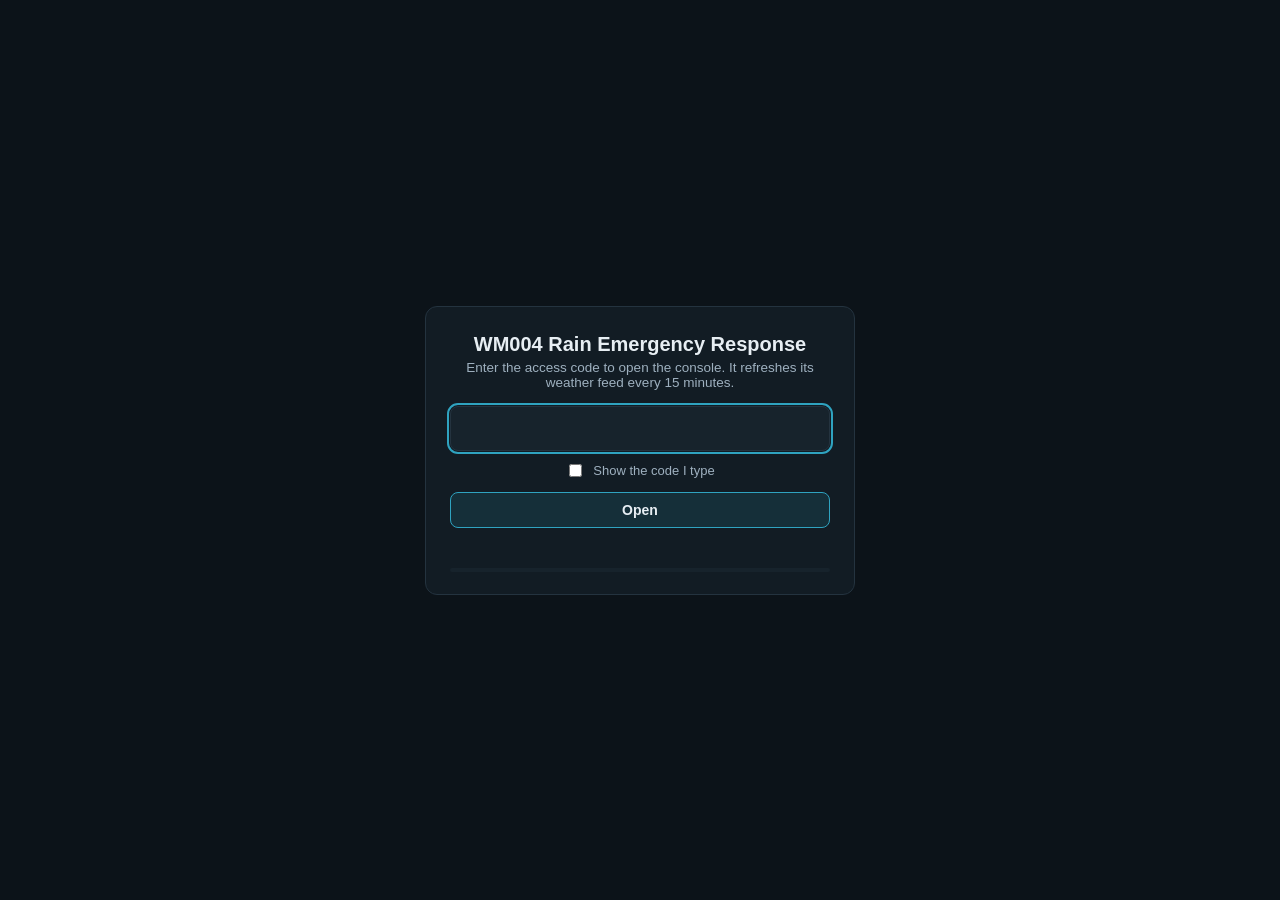
<file: wm004/console/index.html>
<!doctype html><html lang="en"><head><meta charset="utf-8"><meta name="viewport" content="width=device-width,initial-scale=1,viewport-fit=cover">
<meta name="robots" content="noindex,nofollow"><meta http-equiv="Cache-Control" content="no-store"><script>(function(){var d=document.documentElement,q=/[?&]view=(desktop|mobile)(&|#|$)/.exec(location.search),v=q?q[1]:"",w=window,s=w.screen||{},p=(navigator.maxTouchPoints||0)>0&&!!w.matchMedia&&w.matchMedia("(pointer:coarse)").matches&&Math.min(s.width||9999,s.height||9999)<=600;w.__WM004_PHONE=p;if(w.__WM004_VIEW==="mobile-inner"||v==="mobile"||(p&&v!=="desktop"))d.setAttribute("data-app","1");})();</script><title>WM004 Rain Emergency Response</title>
<meta name="theme-color" content="#0C1319"><meta name="apple-mobile-web-app-capable" content="yes"><meta name="mobile-web-app-capable" content="yes"><meta name="apple-mobile-web-app-title" content="WM004"><meta name="apple-mobile-web-app-status-bar-style" content="black-translucent"><link rel="manifest" href="../manifest.webmanifest"><link rel="apple-touch-icon" href="../apple-touch-icon.png">
<style>
:root{--ground:#0C1319;--panel:#121C24;--panel-2:#17232C;--line:#24333F;--ink:#E7EEF3;--ink-soft:#9EB0BF;--accent:#2FA3C0;--accent-wash:rgba(47,163,192,.14);--sans:Calibri,Carlito,"Segoe UI",sans-serif}
html,body{margin:0;height:100%;background:var(--ground);color:var(--ink);font-family:var(--sans)}
#gate{position:fixed;inset:0;display:flex;align-items:center;justify-content:center;padding:16px}
.g-box{width:100%;max-width:380px;background:var(--panel);border:1px solid var(--line);border-radius:12px;padding:26px 24px 22px;text-align:center}
h1{margin:0 0 4px;font-size:20px;font-weight:700}p{margin:0 0 16px;font-size:13.5px;color:var(--ink-soft)}
#gate-in{width:100%;box-sizing:border-box;font:inherit;font-size:20px;letter-spacing:.08em;text-align:center;padding:10px 8px;border-radius:8px;border:1px solid var(--line);background:var(--panel-2);color:var(--ink);-webkit-text-security:disc}
#gate-in.shown{-webkit-text-security:none}
.shw{display:flex;align-items:center;gap:8px;margin-top:10px;font-size:13px;color:var(--ink-soft);cursor:pointer;justify-content:center}.shw input{width:auto}
#gate-in:focus{outline:2px solid var(--accent);outline-offset:1px}
button{margin-top:12px;width:100%;font:inherit;font-size:14px;font-weight:700;padding:9px;border-radius:8px;cursor:pointer;border:1px solid var(--accent);background:var(--accent-wash);color:var(--ink)}
.g-msg{min-height:18px;margin:10px 0 0;font-size:13px}
.bar{height:4px;background:var(--panel-2);border-radius:2px;margin-top:12px;overflow:hidden}.bar i{display:block;height:100%;width:0;background:var(--accent);transition:width .2s}
/* the sign in screen of the app: one field, one button; both themes. Every line is under html[data-app="1"], so a computer's gate cannot change. */
html[data-app="1"]{--ground:#F3F5F7;--panel:#FFFFFF;--panel-2:#F3F5F7;--line:#D3DAE3;--ink:#14202B;--ink-soft:#5C6672;--accent:#1B7A93;--accent-wash:rgba(27,122,147,.14)}
@media (prefers-color-scheme:dark){html[data-app="1"]{--ground:#0C1319;--panel:#121C24;--panel-2:#17232C;--line:#24333F;--ink:#E7EEF3;--ink-soft:#9EB0BF;--accent:#2FA3C0;--accent-wash:rgba(47,163,192,.14)}}
html[data-app="1"] #gate{align-items:flex-start;padding:calc(4vh + env(safe-area-inset-top,0px)) 20px 20px;overflow:auto}
html[data-app="1"] .g-box{background:none;border:0;padding:0;max-width:420px;margin:0 auto}
html[data-app="1"] h1{font-size:24px;margin-bottom:8px}
html[data-app="1"] p{font-size:15px;margin-bottom:24px}
html[data-app="1"] #gate-in{font-size:16px;min-height:52px;padding:12px;border-radius:10px}
html[data-app="1"] .shw{display:none}
html[data-app="1"] button{font-size:17px;min-height:52px;margin-top:14px;border-radius:10px}
html[data-app="1"] .g-msg{font-size:15px}
</style></head><body>
<div id="gate" role="dialog" aria-modal="true" aria-label="Access code"><form class="g-box" autocomplete="off">
<h1>WM004 Rain Emergency Response</h1><p>Enter the access code to open the console. It refreshes its weather feed every 15 minutes.</p>
<input id="gate-in" type="text" maxlength="96" aria-label="Access code" autocomplete="off" autocapitalize="off" spellcheck="false" autofocus>
<label class="shw"><input type="checkbox" id="gate-show"> Show the code I type</label>
<button type="submit">Open</button><div class="g-msg" id="gate-msg" aria-live="polite"></div><div class="bar"><i id="gate-bar"></i></div></form></div>
<script>
(function(){
  var ROUNDS=1000000, APPROX=5177256;
  var form=document.querySelector("form"), inp=document.getElementById("gate-in"), msg=document.getElementById("gate-msg"), bar=document.getElementById("gate-bar");
  var busy=false, wait=0, tries=0;
  document.getElementById("gate-show").addEventListener("change",function(e){ inp.className=e.target.checked?"shown":""; });
  function fetchBin(name){
    return fetch(name,{cache:"no-store"}).then(function(r){
      if(!r.ok) throw new Error(name+" "+r.status);
      var total=+r.headers.get("content-length")||APPROX, got=0, reader=r.body.getReader(), parts=[];
      function pump(){ return reader.read().then(function(x){ if(x.done){ return; } parts.push(x.value); got+=x.value.length; bar.style.width=Math.min(70,Math.round(8+62*got/total))+"%"; return pump(); }); }
      return pump().then(function(){ var all=new Uint8Array(got), o=0; parts.forEach(function(p){ all.set(p,o); o+=p.length; }); return all; });
    });
  }
  function gunzip(buf){
    if(typeof DecompressionStream!=="function") throw new Error("This browser cannot open the console. Use Chrome, Edge or Safari 16.4 or newer.");
    var ds=new DecompressionStream("gzip"); var w=ds.writable.getWriter(); w.write(buf); w.close();
    return new Response(ds.readable).arrayBuffer();
  }
  /* The view (1 Nov 2026): the device decides, in the head of the page (wx3/device.js); the user is asked nothing. ?view=desktop (a desktop layout even on a phone) and ?view=mobile (the phone layout even on a wide screen, in a phone width frame) stay as the override, so a link can carry it.
     What this browser remembered from the old buttons (wm004_view) is no longer read: a choice made once must not hold a computer in the phone frame. */
  function chosenView(){ var m=/[?&]view=(desktop|mobile)/.exec(location.search); return m?m[1]:"auto"; }
  function openIn(html, view){
    var wide=window.innerWidth>760;
    if(view==="mobile" && wide){
      /* a phone width frame: the console runs inside it, so its own phone layout applies; a bar outside the frame switches back */
      /* inside the frame the page has no host name of its own (about:srcdoc), so the console would think it is not on the website and would not refresh: tell it it is live */
      var inner=html.split("/github\\.io$/.test(location.hostname)").join("true").replace("<head>","<head><script>window.__WM004_VIEW='mobile-inner';window.__WM004_LIVE=true;<\/script>");
      document.open();
      document.write('<!doctype html><html lang="en"><head><meta charset="utf-8"><meta name="viewport" content="width=device-width,initial-scale=1"><title>WM004 Rain Emergency Response</title><style>html,body{margin:0;height:100%;background:#0C1319;color:#E7EEF3;font-family:Calibri,Carlito,"Segoe UI",sans-serif}body{display:flex;flex-direction:column;align-items:center}.vbar{box-sizing:border-box;width:100%;display:flex;gap:10px;align-items:center;justify-content:center;padding:6px 12px;font-size:13px;color:#9EB0BF;border-bottom:1px solid #24333F}.vbar a{color:#E7EEF3;text-decoration:underline;cursor:pointer}.phone{flex:1;min-height:0;width:430px;max-width:100%;border-left:1px solid #24333F;border-right:1px solid #24333F;background:#fff}iframe{display:block;width:100%;height:100%;border:0}</style></head><body><div class="vbar"><span>Mobile view</span><a id="vd">Desktop view</a><a id="va">Auto</a></div><div class="phone"><iframe id="vf" title="WM004 mobile view"></iframe></div></body></html>');
      document.close();
      function sw(v){ location.href=location.pathname+(v==="auto"?"":"?view="+v); }
      document.getElementById("vd").onclick=function(){ sw("desktop"); };
      document.getElementById("va").onclick=function(){ sw("auto"); };
      document.getElementById("vf").srcdoc=inner;
      return;
    }
    if(view==="desktop" && !wide){
      /* a desktop layout on a narrow screen: ask the browser for a wide page and let it scale it down */
      html=html.replace(/<meta name="viewport"[^>]*>/i,'<meta name="viewport" content="width=1280">');
    }
    document.open(); document.write(html); document.close();
  }
  /* the key of the sealed NCM files, unwrapped with the same code. In memory only; a failure leaves the console on the public facts. */
  function unlockNcm(code){
    var s=crypto.subtle;window.__WM004_NCM_KEY=null;
    return fetch("../ncm/key.bin",{cache:"no-store"}).then(function(r){ if(!r.ok) throw new Error("no key"); return r.arrayBuffer(); }).then(function(b){
      var kb=new Uint8Array(b);
      return s.importKey("raw",new TextEncoder().encode(code),"PBKDF2",false,["deriveKey"]).then(function(km){
        return s.deriveKey({name:"PBKDF2",salt:kb.subarray(0,16),iterations:ROUNDS,hash:"SHA-256"},km,{name:"AES-GCM",length:256},false,["decrypt"]);
      }).then(function(k){ return s.decrypt({name:"AES-GCM",iv:kb.subarray(16,28)},k,kb.subarray(28)); });
    }).then(function(der){ return s.importKey("pkcs8",der,{name:"ECDH",namedCurve:"P-256"},false,["deriveBits"]); }).then(function(key){ window.__WM004_NCM_KEY=key; }).catch(function(){ window.__WM004_NCM_KEY=null; });
  }
  form.addEventListener("submit",function(ev){
    ev.preventDefault();
    if(busy) return;
    if(Date.now()<wait){ msg.textContent="Wait a few seconds and try again."; return; }
    var v=(inp.value||"").replace(/\s+/g,"");
    if(!window.crypto||!crypto.subtle){ msg.textContent="This browser cannot check the access code. Use Chrome, Edge or Safari."; return; }
    busy=true; msg.textContent="Loading"; bar.style.width="5%";
    var ct=null;
    fetchBin("app.bin").then(function(bin){
      ct=bin; msg.textContent="Checking the code"; bar.style.width="72%";
      return crypto.subtle.importKey("raw",new TextEncoder().encode(v),"PBKDF2",false,["deriveKey"]);
    }).then(function(km){
      return crypto.subtle.deriveKey({name:"PBKDF2",salt:ct.subarray(0,16),iterations:ROUNDS,hash:"SHA-256"},km,{name:"AES-GCM",length:256},false,["decrypt"]);
    }).then(function(key){
      return crypto.subtle.decrypt({name:"AES-GCM",iv:ct.subarray(16,28)},key,ct.subarray(28)).catch(function(){ throw new Error("bad code"); });
    }).then(function(gz){ bar.style.width="90%"; msg.textContent="Opening"; return gunzip(gz); }).then(function(buf){
      var html=new TextDecoder().decode(buf);
      bar.style.width="95%"; msg.textContent="Opening the NCM key";
      return unlockNcm(v).then(function(){ bar.style.width="100%"; openIn(html, chosenView()); });
    }).catch(function(e){
      busy=false; bar.style.width="0";
      if(String(e.message)==="bad code"){ tries++; try{ inp.select(); }catch(x){} msg.textContent=document.documentElement.getAttribute("data-app")==="1"?"Access code not recognised. Check it and try again.":"Access code not recognised. Tick Show the code and check it."; wait=Date.now()+Math.min(30000,1500*tries); }
      else { msg.textContent=String(e.message||e); }
    });
  });
})();
</script></body></html>
</file>
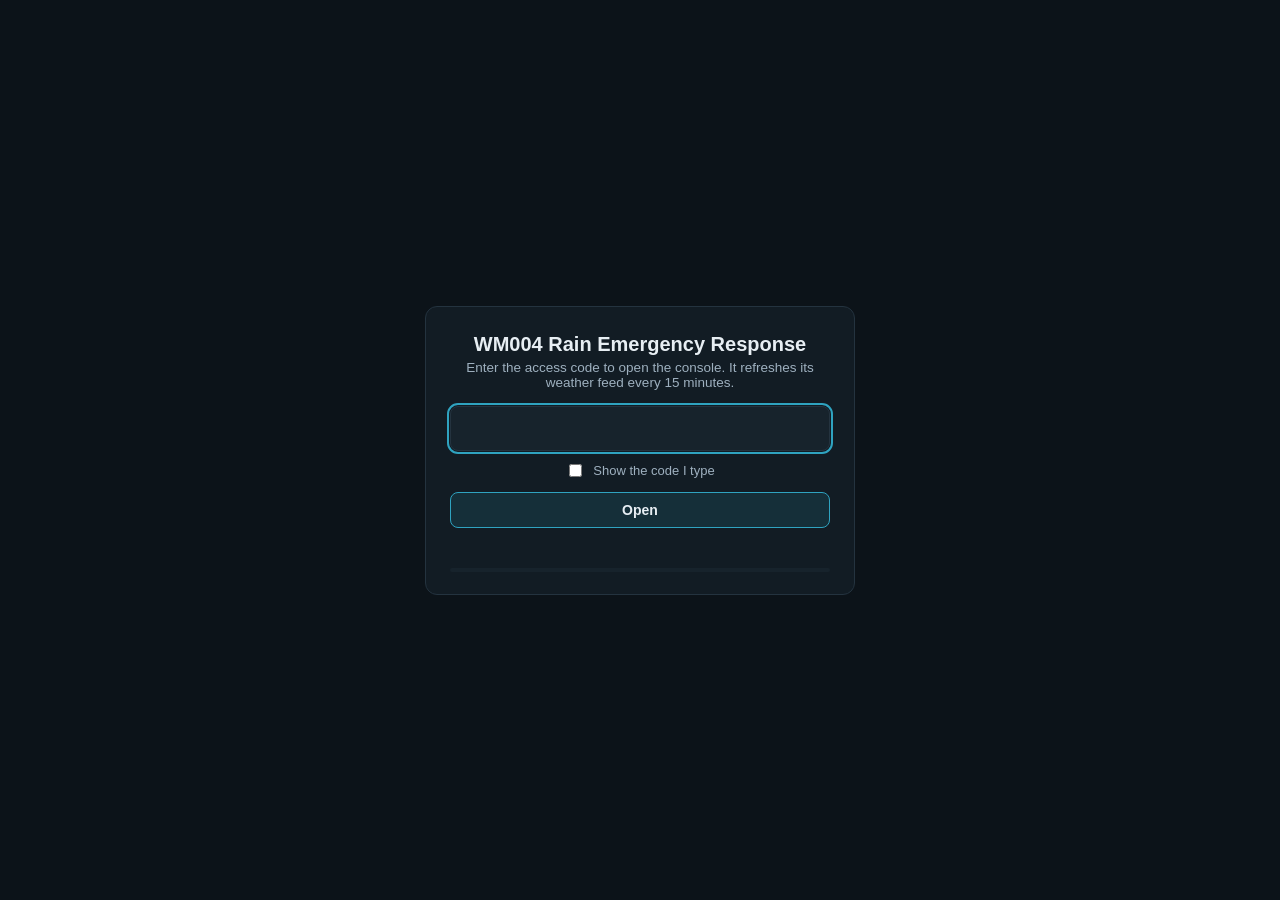
<file: wm004/hydro/index.html>
<!doctype html><html lang="en"><head><meta charset="utf-8"><meta name="robots" content="noindex,nofollow"><meta http-equiv="refresh" content="0;url=../console/#hydro"><title>WM004 Hydrology Map</title><script>location.replace("../console/#hydro");</script></head><body style="font-family:Calibri,Carlito,sans-serif"><a href="../console/#hydro">Open the hydrology map in the console</a></body></html>
</file>
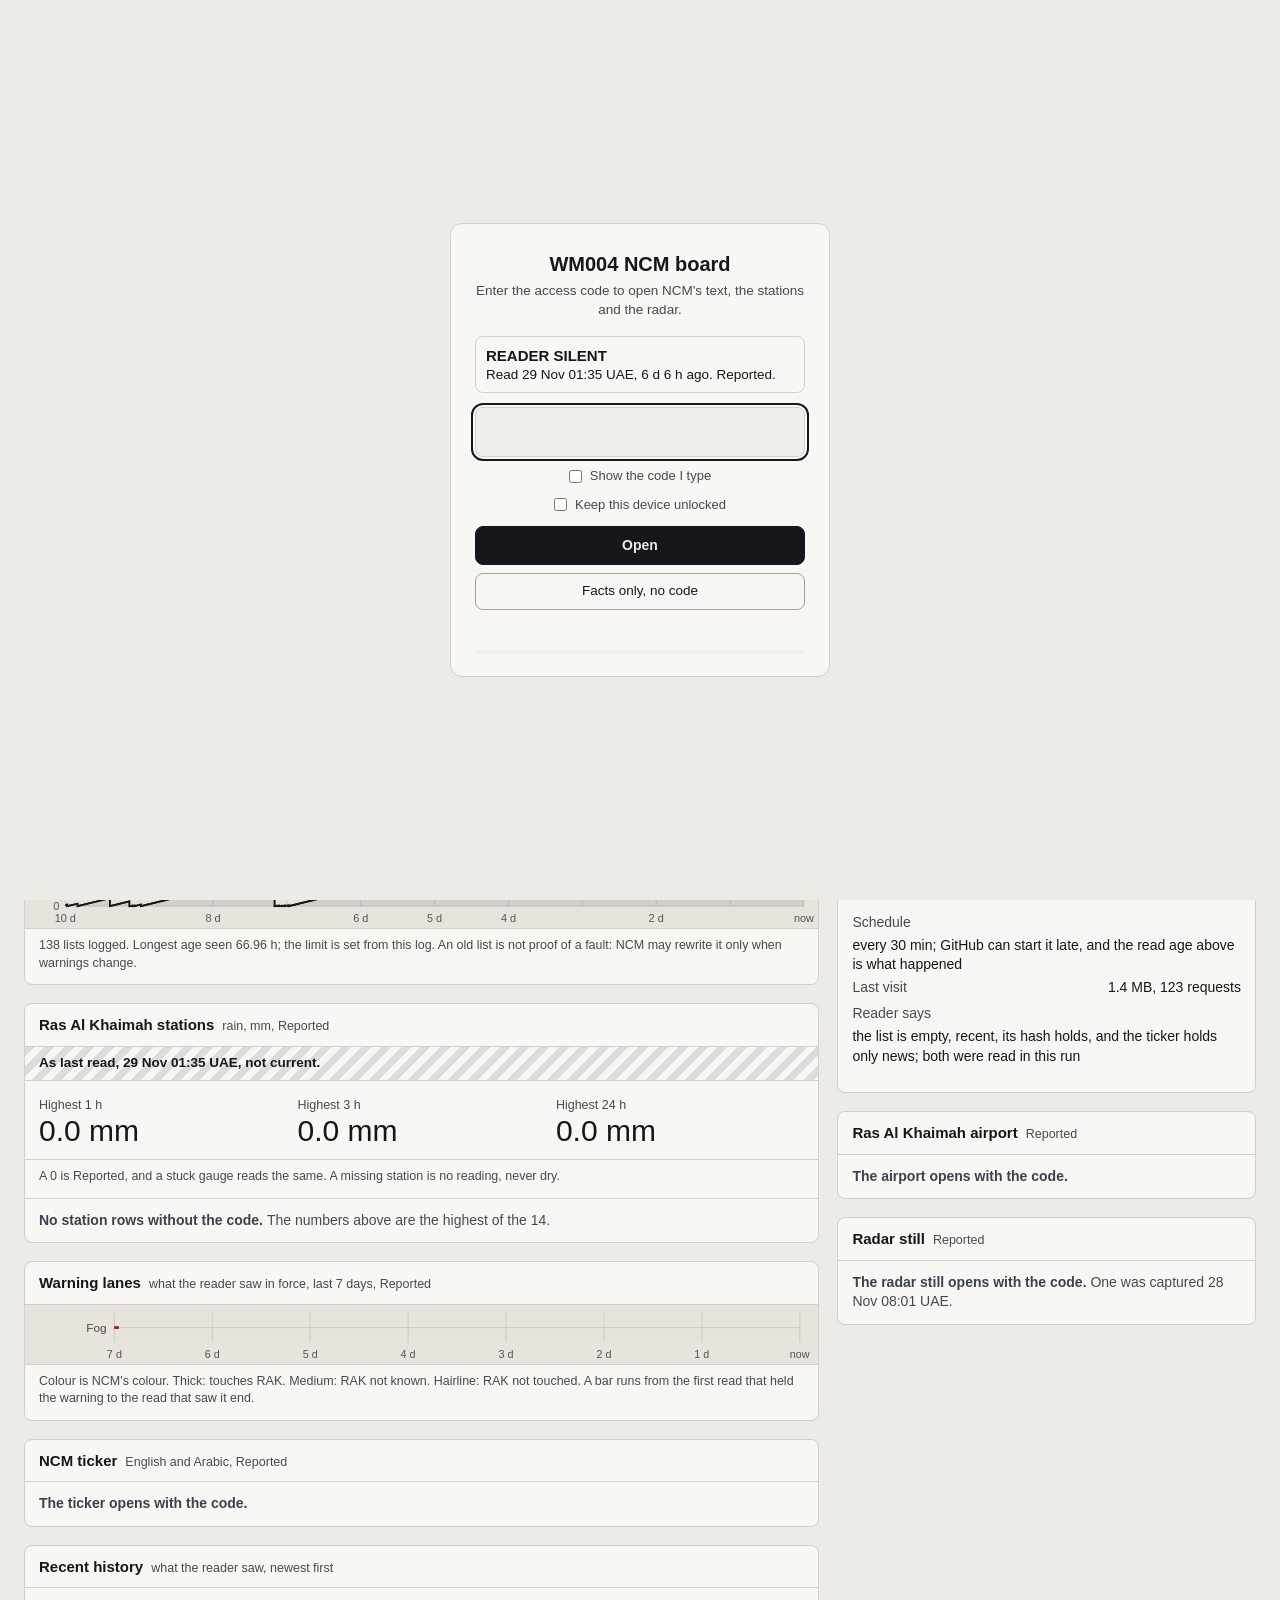
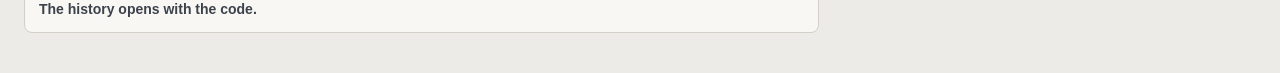
<file: wm004/ncm/index.html>
<!doctype html>
<html lang="en">
<head>
<meta charset="utf-8">
<meta name="viewport" content="width=device-width,initial-scale=1,viewport-fit=cover">
<meta name="robots" content="noindex,nofollow">
<meta name="referrer" content="no-referrer">
<meta http-equiv="Content-Security-Policy" content="default-src 'none'; script-src 'unsafe-inline'; style-src 'unsafe-inline'; img-src data:; connect-src 'self'; base-uri 'none'; form-action 'none'">
<title>NCM board</title>
<style>
/* WM004 NCM board. Charcoal telemetry: near black neutral surfaces, big thin numerals, colour only on signal. A missing reading is hatched, never a calm colour. Fonts and colours are tokens set once on :root. */
:root{--sans:Calibri,Carlito,"Segoe UI",sans-serif;--display:"Calibri Light",Calibri,Carlito,"Segoe UI",sans-serif;--mono:Calibri,Carlito,"Segoe UI",sans-serif;
  --ground:#ECEBE7;--ground-2:#E4E2DC;--panel:#F8F7F3;--panel-2:#F0EEE8;--line:#D3D0C8;--line-2:#A5A196;--ink:#15171A;--ink-soft:#454A51;--ink-faint:#50565D;
  --y:#7A5B00;--o:#963F08;--r:#B4161B;--nr:#3B424B;--hatch:rgba(59,66,75,.15);--trace:#15171A;--trace-fill:rgba(21,23,26,.10);--tick:#8F8B81;--needle:#15171A;--lit:#15171A;--unlit:#CFCCC4;--scope:#E6E4DD;--grat:#CFCCC3;--glow:0px;--sig:var(--ink);--halo:transparent;--wash:0%;color-scheme:light}
@media (prefers-color-scheme:dark){:root:not([data-theme="light"]){--ground:#0C0D0F;--ground-2:#111316;--panel:#15171A;--panel-2:#1C1F23;--line:#2B2F35;--line-2:#454B53;--ink:#EEF0F2;--ink-soft:#B0B6BD;--ink-faint:#9BA2AB;
  --y:#F5C518;--o:#FF9233;--r:#FF5A52;--nr:#C9CED4;--hatch:rgba(201,206,212,.11);--trace:#F2F4F6;--trace-fill:rgba(233,236,239,.13);--tick:#5A6068;--needle:#F4F5F6;--lit:#E9ECEF;--unlit:#2F3338;--scope:#090A0B;--grat:#23272C;--glow:3px;--sig:var(--ink);color-scheme:dark}}
:root[data-theme="dark"]{--ground:#0C0D0F;--ground-2:#111316;--panel:#15171A;--panel-2:#1C1F23;--line:#2B2F35;--line-2:#454B53;--ink:#EEF0F2;--ink-soft:#B0B6BD;--ink-faint:#9BA2AB;
  --y:#F5C518;--o:#FF9233;--r:#FF5A52;--nr:#C9CED4;--hatch:rgba(201,206,212,.11);--trace:#F2F4F6;--trace-fill:rgba(233,236,239,.13);--tick:#5A6068;--needle:#F4F5F6;--lit:#E9ECEF;--unlit:#2F3338;--scope:#090A0B;--grat:#23272C;--glow:3px;--sig:var(--ink);color-scheme:dark}
*{box-sizing:border-box}
[hidden]{display:none!important}
html{-webkit-text-size-adjust:100%}
html,body{margin:0;background:var(--ground);color:var(--ink);font-family:var(--sans);font-size:15px;line-height:1.4}
body{min-height:100vh;overflow-x:hidden}
a{color:inherit}
button{font:inherit;color:inherit;background:none;border:1px solid var(--line-2);border-radius:6px;padding:6px 12px;cursor:pointer}
button:hover{border-color:var(--ink-soft)}
button:focus-visible,a:focus-visible,input:focus-visible{outline:2px solid var(--ink);outline-offset:2px}
button[aria-pressed="true"]{background:var(--ink);color:var(--ground);border-color:var(--ink)}
small{font-size:12.5px}
.num{font-variant-numeric:tabular-nums lining-nums}
.hatch{background-image:repeating-linear-gradient(135deg,var(--hatch) 0 7px,transparent 7px 14px)}
.nrw{color:var(--nr);font-weight:700}
/* --- the gate: the same box as the console gate, on the charcoal ground --- */
#gate{position:fixed;inset:0;z-index:50;display:flex;align-items:center;justify-content:center;padding:16px;background:var(--ground);overflow:auto}
#gate[hidden]{display:none}
.g-box{width:100%;max-width:380px;background:var(--panel);border:1px solid var(--line);border-radius:12px;padding:26px 24px 22px;text-align:center}
.g-box h1{margin:0 0 4px;font-size:20px;font-weight:700}
.g-box p{margin:0 0 16px;font-size:13.5px;color:var(--ink-soft)}
.g-facts{margin:0 0 14px;padding:8px 10px;border:1px solid var(--line);border-radius:8px;font-size:13.5px;text-align:left}
.g-facts b{display:block;font-size:15px}
#gate-in{width:100%;font:inherit;font-size:20px;letter-spacing:.08em;text-align:center;padding:10px 8px;border-radius:8px;border:1px solid var(--line);background:var(--panel-2);color:var(--ink);-webkit-text-security:disc}
#gate-in.shown{-webkit-text-security:none}
.shw{display:flex;align-items:center;gap:8px;margin-top:10px;font-size:13px;color:var(--ink-soft);cursor:pointer;justify-content:center}
.shw input{width:auto;margin:0}
.g-go{margin-top:12px;width:100%;font-size:14px;font-weight:700;padding:9px;border-radius:8px;border:1px solid var(--ink);background:var(--ink);color:var(--ground)}
.g-alt{margin-top:8px;width:100%;font-size:13.5px;padding:8px;border-radius:8px}
.g-msg{min-height:18px;margin:10px 0 0;font-size:13px}
.bar{height:4px;background:var(--panel-2);border-radius:2px;margin-top:12px;overflow:hidden}.bar i{display:block;height:100%;width:0;background:var(--ink);transition:width .2s}
/* --- the head of the board --- */
.top{display:flex;align-items:center;gap:10px;flex-wrap:wrap;padding:10px 24px;border-bottom:1px solid var(--line);background:var(--panel)}
.top b{font-size:15px}
.top .sp{flex:1;min-width:8px}
.top .note{font-size:12.5px;color:var(--ink-soft)}
.top button{padding:4px 10px;font-size:13px}
.hero{--pad:24px;position:relative;padding:22px var(--pad) 20px calc(var(--pad) + 8px);border-bottom:1px solid var(--line);background:linear-gradient(180deg,var(--panel) 0,var(--ground-2) 100%);overflow:hidden}
.hero::before{content:"";position:absolute;left:0;top:0;bottom:0;width:8px;background:var(--sig);box-shadow:0 0 34px 2px var(--halo)}
.hero[data-sig="y"]{--sig:var(--y);--halo:color-mix(in srgb,var(--y) 45%,transparent);--wash:9%}
.hero[data-sig="o"]{--sig:var(--o);--halo:color-mix(in srgb,var(--o) 45%,transparent);--wash:10%}
.hero[data-sig="r"]{--sig:var(--r);--halo:color-mix(in srgb,var(--r) 50%,transparent);--wash:12%}
.hero::after{content:"";position:absolute;inset:0;pointer-events:none;background:radial-gradient(70% 130% at 0% 0%,color-mix(in srgb,var(--sig) var(--wash),transparent),transparent 72%)}
.hero>*{position:relative;z-index:1}
.hero-grid{display:grid;grid-template-columns:minmax(0,1fr) minmax(250px,330px);gap:24px;align-items:start}
.mesh{margin:0;min-width:0}
.mesh svg{display:block;width:100%;height:auto;max-height:290px}
.mesh figcaption{font-size:12.5px;color:var(--ink-soft);margin-top:2px}
.mesh .gl{stroke:var(--grat);stroke-width:1}.mesh .gt{fill:var(--ink-faint);font-size:10px;font-family:var(--sans)}
.mesh .ln{stroke:var(--line-2);stroke-width:1}.mesh .nd{fill:var(--lit);filter:drop-shadow(0 0 var(--glow) var(--lit))}
.mesh .nb{fill:var(--tick)}.mesh .rg{fill:var(--trace-fill);stroke:var(--lit);stroke-width:1}
.mesh .off{fill:none;stroke:var(--nr);stroke-width:1.4;stroke-dasharray:2 2}.mesh .lb{fill:var(--ink-soft);font-size:10.5px;font-family:var(--sans)}
.hero[data-sig="n"]{--sig:var(--line-2)}
.hero[data-sig="u"]{--sig:var(--nr)}
.hero[data-mode="silent"],.hero[data-mode="noreading"],.hero[data-mode="nofile"],.hero[data-mode="text"],.hero[data-sig="u"]{background-image:repeating-linear-gradient(135deg,color-mix(in srgb,var(--hatch) 55%,transparent) 0 14px,transparent 14px 28px),linear-gradient(180deg,var(--panel) 0,var(--ground-2) 100%)}
.hero[data-mode="silent"] .mesh .nd,.hero[data-mode="silent"] .mesh .ln,.hero[data-mode="silent"] .mesh .rg,.hero[data-mode="silent"] .mesh .nb,.hero[data-mode="silent"] .bars,.hero[data-mode="noreading"] .mesh .nd,.hero[data-mode="noreading"] .mesh .ln,.hero[data-mode="noreading"] .mesh .rg,.hero[data-mode="noreading"] .mesh .nb,.hero[data-mode="nofile"] .mesh .nd,.hero[data-mode="nofile"] .mesh .ln,.hero[data-mode="nofile"] .mesh .rg,.hero[data-mode="nofile"] .mesh .nb{opacity:.4}
.hero[data-mode="silent"]::before,.hero[data-mode="noreading"]::before,.hero[data-mode="nofile"]::before,.hero[data-mode="text"]::before,.hero[data-sig="u"]::before{background:repeating-linear-gradient(0deg,var(--nr) 0 10px,transparent 10px 18px)}
.st-word{font-family:var(--display);font-weight:300;font-size:clamp(44px,8.4vw,136px);line-height:1;letter-spacing:-.01em;color:var(--sig);overflow-wrap:anywhere}
.hero[data-sig="n"] .st-word{color:var(--ink)}
.hero[data-mode="silent"] .st-word,.hero[data-mode="noreading"] .st-word,.hero[data-mode="nofile"] .st-word,.hero[data-sig="u"] .st-word{color:var(--nr);font-family:var(--sans);font-weight:700}
.st-sub{margin-top:10px;font-size:clamp(16px,1.9vw,23px);line-height:1.3;color:var(--ink);max-width:1100px}
.st-sub .q{color:var(--ink-soft)}
.st-meta{display:flex;flex-wrap:wrap;gap:4px 14px;margin-top:8px;font-size:13.5px;color:var(--ink-soft)}
.tag{display:inline-block;font-size:12px;color:var(--ink-soft);border:1px solid var(--line-2);border-radius:4px;padding:0 6px;line-height:1.5}
.rakline{display:inline-block;margin-top:12px;padding:4px 12px;border:1px solid var(--line-2);border-radius:6px;font-size:clamp(16px,1.7vw,21px);max-width:100%}
.rakline b{font-weight:700}.rakline .q{margin-left:8px;font-size:.8em;color:var(--ink-soft)}
.rakline.nk{border-style:dashed}
.rakline.t{border-color:var(--sig)}.rakline.t b{color:var(--sig)}
/* --- the instruments of the head: read age, list age, stations --- */
.insts{display:grid;grid-template-columns:repeat(3,minmax(0,1fr));gap:20px;margin-top:20px}
.inst{min-width:0}
.inst-k{font-size:13px;color:var(--ink-soft)}
.inst-v{font-family:var(--display);font-weight:300;font-size:clamp(28px,3.1vw,44px);line-height:1.1;font-variant-numeric:tabular-nums lining-nums}
.inst-s{font-size:12.5px;color:var(--ink-soft);margin-top:2px}
.scale{display:block;width:100%;height:30px;margin-top:6px}
.scale .tk{stroke:var(--tick);stroke-width:1}.scale .bs{stroke:var(--line-2);stroke-width:1}
.scale .tx{fill:var(--ink-faint);font-size:10px;font-family:var(--sans)}
.scale .fl{fill:var(--trace-fill)}.scale .nd{stroke:var(--needle);stroke-width:2}
.scale .lm{stroke:var(--nr);stroke-width:1;stroke-dasharray:2 2}
.bars{display:flex;align-items:flex-end;gap:3px;height:34px;margin-top:6px}
.bars i{flex:1 1 0;min-width:0;max-width:16px;background:var(--lit);border-radius:1px}
.bars i.off{background:repeating-linear-gradient(135deg,var(--nr) 0 2px,transparent 2px 4px);outline:1px dashed var(--nr);outline-offset:-1px}
.bars i.un{background:var(--unlit)}
/* --- the sheet --- */
.sheet{padding:18px 24px 40px;display:grid;grid-template-columns:minmax(0,1.9fr) minmax(0,1fr);gap:18px;align-items:start}
.col{display:grid;gap:18px;min-width:0}
.full{grid-column:1/-1;min-width:0}
.panel{background:var(--panel);border:1px solid var(--line);border-radius:8px;min-width:0}
.panel>h2{margin:0;padding:10px 14px;font-size:15px;font-weight:700;border-bottom:1px solid var(--line);display:flex;gap:8px;align-items:baseline;flex-wrap:wrap}
.panel>h2 small{font-weight:400;color:var(--ink-soft)}
.pad{padding:12px 14px}
.gap{padding:12px 14px;color:var(--ink-soft);font-size:14px}
.gap b{color:var(--nr)}
.foot{padding:8px 14px 12px;font-size:12.5px;color:var(--ink-soft)}
.foot.rn{border-bottom:1px solid var(--line)}
/* warnings */
.wn{--c:var(--line-2);display:grid;grid-template-columns:minmax(0,190px) minmax(0,1fr);gap:4px 18px;padding:14px 14px 14px 20px;border-bottom:1px solid var(--line);position:relative}
.wn:last-child{border-bottom:0}
.wn::before{content:"";position:absolute;left:0;top:0;bottom:0;width:5px;background:var(--c)}
.wn.y{--c:var(--y)}.wn.o{--c:var(--o)}.wn.r{--c:var(--r)}.wn.u::before{background:repeating-linear-gradient(0deg,var(--nr) 0 6px,transparent 6px 11px)}
.wn-c{font-family:var(--display);font-weight:300;font-size:34px;line-height:1.05;color:var(--c)}
.wn.u .wn-c{font-family:var(--sans);font-weight:700;font-size:21px;color:var(--nr)}
.wn-h{font-size:17px;font-weight:700}
.wn-m{display:flex;flex-wrap:wrap;gap:3px 12px;font-size:13.5px;color:var(--ink-soft);margin-top:2px}
.wn-t{grid-column:1/-1;margin-top:6px;font-size:15.5px}
.wn-t.ar{font-size:16.5px}
.flag{font-size:12px;border:1px dashed var(--nr);border-radius:4px;padding:0 6px;color:var(--ink)}
/* the NCM buttons */
.btns{display:grid;grid-template-columns:repeat(4,minmax(0,1fr));gap:10px}
.btns a{display:flex;align-items:center;justify-content:space-between;gap:8px;min-height:58px;padding:10px 14px;border:1px solid var(--line-2);border-radius:8px;background:var(--panel);font-size:17px;font-weight:700;text-decoration:none}
.btns a:hover{border-color:var(--ink)}
.btns a i{font-style:normal;font-weight:400;color:var(--ink-soft)}
.btn-note{margin:6px 0 0;font-size:13px;color:var(--ink-soft)}
/* the stations: one channel a row */
.st-h,.st-r{display:grid;grid-template-columns:minmax(120px,1.2fr) 56px 56px 56px minmax(120px,2fr) 74px;gap:0 10px;align-items:center;padding:6px 14px}
.st-h{font-size:12.5px;color:var(--ink-soft);border-bottom:1px solid var(--line)}
.st-r{border-bottom:1px solid var(--line)}.st-r:last-of-type{border-bottom:0}
.st-n{min-width:0}.st-n b{display:block;font-size:14.5px;font-weight:700;overflow-wrap:anywhere}.st-n small{color:var(--ink-soft)}
.st-v{text-align:right;font-size:17px;font-variant-numeric:tabular-nums lining-nums}.st-h .st-v{font-size:12.5px}
.st-v .nrw{font-size:12px}
.st-l{text-align:right;font-size:12.5px;color:var(--ink-soft)}
.st-tr{min-width:0;background:var(--scope);border:1px solid var(--line);border-radius:3px}
.sig{display:block;width:100%;height:34px}
.sig .ba{stroke:var(--line-2);stroke-width:1;vector-effect:non-scaling-stroke}.sig .gr{stroke:var(--grat);stroke-width:1;vector-effect:non-scaling-stroke}.sig .ln{fill:none;stroke:var(--trace);stroke-width:1.5;vector-effect:non-scaling-stroke}.sig .ar{fill:var(--trace-fill);stroke:none}
.sig-g{filter:drop-shadow(0 0 var(--glow) var(--trace))}
.rb{display:inline-flex;align-items:flex-end;gap:2px;height:14px;vertical-align:-2px;margin-right:5px}.rb i{width:3px;background:var(--unlit);border-radius:1px}.rb i.on{background:var(--lit)}
.scope{display:block;width:100%;background:var(--scope);border-bottom:1px solid var(--line)}
.scope .gl{stroke:var(--grat);stroke-width:1}.scope .gt{fill:var(--ink-faint);font-size:11px;font-family:var(--sans)}
.scope .lm{stroke:var(--nr);stroke-width:1;stroke-dasharray:4 3}.scope .ln{fill:none;stroke:var(--trace);stroke-width:1.6;filter:drop-shadow(0 0 var(--glow) var(--trace))}.scope .ar{fill:var(--trace-fill)}
.scope .now{stroke:var(--ink-soft);stroke-width:1;stroke-dasharray:2 3}.scope .dot{fill:var(--trace);filter:drop-shadow(0 0 var(--glow) var(--trace))}
.scope .lane{stroke:var(--grat);stroke-width:1}.scope .lb{fill:var(--ink-soft);font-size:12px;font-family:var(--sans)}
.scope .sy{stroke:var(--y)}.scope .so{stroke:var(--o)}.scope .sr{stroke:var(--r)}.scope .su{stroke:var(--nr);stroke-dasharray:3 3}
.scope .seg{fill:none;stroke-linecap:butt;filter:drop-shadow(0 0 var(--glow) currentColor)}.scope .seg.sy{color:var(--y)}.scope .seg.so{color:var(--o)}.scope .seg.sr{color:var(--r)}.scope .seg.su{color:var(--nr)}
.st-r.nr{background-image:repeating-linear-gradient(135deg,var(--hatch) 0 7px,transparent 7px 14px)}
.st-sum{display:grid;grid-template-columns:repeat(3,minmax(0,1fr));gap:10px;padding:12px 14px;border-bottom:1px solid var(--line)}
.st-sum div b{display:block;font-family:var(--display);font-weight:300;font-size:30px;line-height:1.1;font-variant-numeric:tabular-nums lining-nums}
.st-sum div span{font-size:12.5px;color:var(--ink-soft)}
.aslast{padding:7px 14px;font-size:13.5px;font-weight:700;color:var(--ink);border-bottom:1px solid var(--line);background-image:repeating-linear-gradient(135deg,var(--hatch) 0 7px,transparent 7px 14px)}
/* lists */
.kv{display:grid;grid-template-columns:minmax(110px,1fr) minmax(0,auto);gap:3px 12px;padding:12px 14px;font-size:14px}
.kv dt{color:var(--ink-soft)}.kv dd{margin:0;text-align:right;font-variant-numeric:tabular-nums lining-nums;overflow-wrap:anywhere}
.kv dt.w,.kv dd.w{grid-column:1/-1;text-align:left}.kv dt.w{margin-top:4px}
.tk-i{padding:9px 14px;border-bottom:1px solid var(--line);font-size:14.5px}.tk-i:last-child{border-bottom:0}
.tk-i .m{display:flex;gap:8px;flex-wrap:wrap;font-size:12.5px;color:var(--ink-soft)}
.tk-i.w{border-left:4px solid var(--nr)}
.hist{display:grid;grid-template-columns:118px 112px minmax(0,1fr);gap:0 10px;padding:7px 14px;border-bottom:1px solid var(--line);font-size:14px}
.hist details{grid-column:3}.hist summary{cursor:pointer;color:var(--ink-soft);font-size:13px}.hist details div{margin-top:3px}
.hist:last-child{border-bottom:0}.hist .t{color:var(--ink-soft);font-variant-numeric:tabular-nums}
.hist.y .c{color:var(--y)}.hist.o .c{color:var(--o)}.hist.r .c{color:var(--r)}.hist .c{font-weight:700}
.radar img{display:block;width:100%;height:auto}
.lg{margin:0;padding:10px 14px;border-top:1px solid var(--line);font-size:14px}
.lg b{display:block;color:var(--nr)}
.factsbar{margin:0;padding:10px 24px;border-bottom:1px solid var(--line);background:var(--panel-2);font-size:14px;display:flex;gap:12px;flex-wrap:wrap;align-items:center}
@media(max-width:1100px){.sheet{grid-template-columns:minmax(0,1fr)}.btns{grid-template-columns:repeat(2,minmax(0,1fr))}}
@media(max-width:760px){
  .top{padding:8px 16px}.hero{--pad:16px;padding-top:16px}.sheet{padding:14px 16px 32px;gap:14px}.col{gap:14px}.factsbar{padding:10px 16px}
  .insts{grid-template-columns:minmax(0,1fr);gap:14px}.hero-grid{grid-template-columns:minmax(0,1fr)}.mesh{max-width:300px}
  .st-h{display:none}
  .st-r{grid-template-columns:minmax(0,1fr) repeat(3,minmax(44px,52px));gap:2px 8px}
  .st-n{grid-column:1/-1;display:flex;justify-content:space-between;gap:8px;align-items:baseline}
  .st-n b{display:inline}.st-tr{grid-column:1/2;grid-row:2}.st-v{grid-row:2;font-size:15px}
  .st-v::before{content:attr(data-k);display:block;font-size:11px;color:var(--ink-soft)}
  .st-l{grid-column:1/-1;text-align:left}
  .hist details{grid-column:1}
  .wn{grid-template-columns:minmax(0,1fr)}.wn-c{font-size:30px}
  .hist{grid-template-columns:minmax(0,1fr)}
  .st-sum div b{font-size:24px}
}
@media (prefers-reduced-motion:no-preference){.pulse{animation:pl 2.4s ease-in-out infinite}@keyframes pl{50%{opacity:.35}}}
.pulse{display:inline-block;width:8px;height:8px;border-radius:50%;background:var(--ink);margin-right:6px;vertical-align:1px}
.pulse.off{animation:none;background:transparent;border:1px dashed var(--nr)}
</style>
</head>
<body>
<div id="gate" role="dialog" aria-modal="true" aria-label="Access code">
  <form class="g-box" autocomplete="off">
    <h1>WM004 NCM board</h1>
    <p>Enter the access code to open NCM's text, the stations and the radar.</p>
    <div class="g-facts" id="gFacts" aria-live="polite"><b>Reading the public facts</b></div>
    <input id="gate-in" type="text" maxlength="96" aria-label="Access code" autocomplete="off" autocapitalize="off" spellcheck="false">
    <label class="shw"><input type="checkbox" id="gate-show"> Show the code I type</label>
    <label class="shw"><input type="checkbox" id="gate-keep"> Keep this device unlocked</label>
    <button class="g-go" type="submit">Open</button>
    <button class="g-alt" type="button" id="gate-facts">Facts only, no code</button>
    <div class="g-msg" id="gate-msg" aria-live="polite"></div>
    <div class="bar"><i id="gate-bar"></i></div>
  </form>
</div>

<div class="top">
  <b>WM004 NCM board</b><span class="note" id="topNote"></span><span class="sp"></span>
  <button type="button" id="btnAlert" aria-pressed="false">Alert me on this device</button>
  <button type="button" id="btnTheme">Theme</button>
  <button type="button" id="btnLock">Lock</button>
</div>
<div class="factsbar" id="factsBar" hidden><span>Facts only. NCM's text, the 14 stations, the radar and the history open with the access code.</span><button type="button" id="btnUnlock">Enter the code</button></div>

<header class="hero" id="hero" data-mode="wait" data-sig="n">
  <div class="hero-grid">
    <div>
      <div class="st-word" id="stWord" role="status" aria-live="assertive">Reading</div>
      <div class="st-sub" id="stSub"></div>
      <div id="stRak"></div>
      <div class="st-meta" id="stMeta"></div>
    </div>
    <figure class="mesh" id="mesh" aria-label="The 14 Ras Al Khaimah stations"></figure>
  </div>
  <div class="insts">
    <div class="inst"><div class="inst-k"><span class="pulse" id="pulse"></span>Read age</div><div class="inst-v" id="vRead">no reading</div><svg class="scale" id="scRead" viewBox="0 0 300 30" preserveAspectRatio="none" aria-hidden="true"></svg><div class="inst-s" id="sRead"></div></div>
    <div class="inst"><div class="inst-k">Age of NCM's list</div><div class="inst-v" id="vList">no reading</div><svg class="scale" id="scList" viewBox="0 0 300 30" preserveAspectRatio="none" aria-hidden="true"></svg><div class="inst-s" id="sList"></div></div>
    <div class="inst"><div class="inst-k">RAK stations reading</div><div class="inst-v" id="vBars">no reading</div><div class="bars" id="bars" aria-hidden="true"></div><div class="inst-s" id="sBars"></div></div>
  </div>
</header>

<div class="sheet">
  <section class="panel full" id="pWarn" aria-label="Warnings in force" hidden><h2>Warnings in force <small id="wnCount"></small></h2><div id="wnList"></div></section>
  <div class="full"><div class="btns">
    <a href="https://www.ncm.gov.ae/maps-warnings?lang=en" target="_blank" rel="noopener noreferrer">Warnings <i>open NCM</i></a>
    <a href="https://www.ncm.gov.ae/maps-radars/uae-radars-network?lang=en" target="_blank" rel="noopener noreferrer">Radar <i>open NCM</i></a>
    <a href="https://www.ncm.gov.ae/maps-radars/radar-merge-sat?lang=en" target="_blank" rel="noopener noreferrer">Radar with satellite <i>open NCM</i></a>
    <a href="https://www.ncm.gov.ae/?lang=en" target="_blank" rel="noopener noreferrer">NCM home <i>open NCM</i></a>
  </div><p class="btn-note">NCM forbids framing, so each button opens NCM in a new tab.</p></div>
  <div class="col">
    <section class="panel" aria-label="Age of NCM's list"><h2>NCM list signal <small>age of the list in hours, Reported; each fall is NCM writing a new list</small></h2><div id="saw"></div></section>
    <section class="panel" aria-label="Ras Al Khaimah stations"><h2>Ras Al Khaimah stations <small>rain, mm, Reported</small></h2><div id="stations"></div></section>
    <section class="panel" aria-label="Warning lanes"><h2>Warning lanes <small>what the reader saw in force, last 7 days, Reported</small></h2><div id="lanes"></div></section>
    <section class="panel" aria-label="NCM ticker"><h2>NCM ticker <small>English and Arabic, Reported</small></h2><div id="ticker"></div></section>
    <section class="panel" aria-label="Recent history"><h2>Recent history <small>what the reader saw, newest first</small></h2><div id="history"></div></section>
  </div>
  <div class="col">
    <section class="panel" aria-label="Reader health"><h2>Reader health</h2><div id="health"></div></section>
    <section class="panel" aria-label="Ras Al Khaimah airport"><h2>Ras Al Khaimah airport <small>Reported</small></h2><div id="airport"></div></section>
    <section class="panel radar" aria-label="Radar still"><h2>Radar still <small>Reported</small></h2><div id="radar"></div></section>
  </div>
</div>

<script>
/*__BOARD_LOGIC_START__*/
var SILENT_MIN=90,AHEAD_MIN=10,LIST_LIMIT_H=72;
var COLOURS={red:"Red",orange:"Orange",yellow:"Yellow"},RANK={red:3,orange:2,yellow:1};
var HAZ={rain:"Rain",fog:"Fog",dust:"Dust",wind:"Wind",sea:"Rough sea",other:"Other hazard"};
var CODES={TR:"Thunder rain",CC:"Cumulonimbus clouds",FG:"Fog",DS:"Dust or sand",WD:"Wind",RS:"Rough sea"};
var FLAGS={upcoming:"Starts later",notYetPublished:"Published time is ahead of NCM's clock",timesNoOffset:"Times carry no offset: read as UAE time",timesUnreadable:"Times could not be read",colourNotRead:"Colour not read",placeNotKnown:"Place not known"};
function isReal(v){return v!==null&&v!==undefined&&v!==""&&!(typeof v==="number"&&isNaN(v));}
/* a sentence of the reader in the head: it starts with a capital and ends with a stop */
function sentence(t){t=String(t||"");if(!t)return t;t=t.charAt(0).toUpperCase()+t.slice(1);return /[.!?]$/.test(t)?t:t+".";}
function ms(iso){var t=Date.parse(iso||"");return isNaN(t)?null:t;}
function minsSince(iso,now){var t=ms(iso);return t==null?null:(now-t)/60000;}
function fmtAge(m){if(m==null)return "no reading";var neg=m<0;m=Math.abs(m);var s=Math.floor(m*60),h=Math.floor(s/3600),d=Math.floor(h/24),t;
  if(d>=2)t=d+" d "+(h%24)+" h";else if(h>=1)t=h+" h "+String(Math.floor(s/60)%60).padStart(2,"0")+" min";else t=Math.floor(s/60)+" min "+String(s%60).padStart(2,"0")+" s";return neg?t+" ahead":t;}
var MON=["Jan","Feb","Mar","Apr","May","Jun","Jul","Aug","Sep","Oct","Nov","Dec"];
function uae(iso){var t=ms(iso);if(t==null)return null;var d=new Date(t+4*3600000);return String(d.getUTCDate()).padStart(2,"0")+" "+MON[d.getUTCMonth()]+" "+String(d.getUTCHours()).padStart(2,"0")+":"+String(d.getUTCMinutes()).padStart(2,"0");}
function colourWord(c){return COLOURS[c]||"Colour not read";}
function colourCls(c){return c==="red"?"r":(c==="orange"?"o":(c==="yellow"?"y":"u"));}
/* our own labels: a code this page does not know reads Other hazard here, and the warning's own card flags the raw code behind the access code */
function hazardWords(x){var codes=x&&x.codes,out=[];if(codes&&codes.length){codes.forEach(function(c){var w=CODES[c]||HAZ.other;if(out.indexOf(w)<0)out.push(w);});return out;}return ((x&&x.hazards)||[]).map(function(h){return HAZ[h]||HAZ.other;});}
function rakOf(x){var r=x&&x.rak;return (r&&typeof r==="object")?(r.status||"not known"):(r||"not known");}
/* warnings by severity, RAK first: touched, then not known (not known is not no), then not touched; inside each, red to yellow, a colour not read last of its group and flagged */
function sortWarnings(a){var rr={"touched":0,"not known":1,"not touched":2};return (a||[]).slice().sort(function(p,q){var x=(rr[rakOf(p)]==null?1:rr[rakOf(p)])-(rr[rakOf(q)]==null?1:rr[rakOf(q)]);if(x)return x;return (RANK[q.colour]||0)-(RANK[p.colour]||0)||String(p.id).localeCompare(String(q.id));});}
function rakWords(r){var st=(r&&r.status)||"not known",u=(r&&r.units)||[];if(st==="touched"){var c=r.city===true?"the city is touched":(r.city===false?"the city is not touched":"the city is not known");return {cls:"t",word:"touched",more:c+(u.length?": "+u.join(", "):"")+(r.named===true?", named in NCM's text":"")};}
  if(st==="not touched")return {cls:"",word:"not touched",more:""};return {cls:"nk",word:"not known",more:(r&&r.named===true)?"named in NCM's text; the polygon test was not made":"not known is not no"};}
/* the shape this page reads. Only the reader writes these files, but valid JSON of another shape (a reader or a deploy out of step) must give NO READING with a plain reason: one bad field used to stop the page on every poll with the last word standing */
function isList(v){return v==null||Array.isArray(v);}
function isRec(v){return v==null||(typeof v==="object"&&!Array.isArray(v));}
function recsOk(a){return isList(a)&&(a||[]).every(function(x){return !!x&&typeof x==="object"&&!Array.isArray(x);});}
function itemsOk(a){return recsOk(a)&&(a||[]).every(function(x){return isList(x.hazards)&&isList(x.codes)&&isList(x.unknownCodes);});}
function stateShapeOk(j){return !!j&&typeof j==="object"&&!Array.isArray(j)&&(j.readAt==null||typeof j.readAt==="string")&&isList(j.hazards)&&isList(j.tickerHazards)&&itemsOk(j.items)&&isRec(j.rak)&&(!j.rak||isList(j.rak.units))&&isRec(j.health)&&isRec(j.rain)&&(!j.rain||isList(j.rain.missing));}
function liveShapeOk(j){return stateShapeOk(j)&&itemsOk(j.warnings)&&recsOk(j.stations)&&isRec(j.airport)&&isRec(j.announcements)&&isRec(j.ticker)&&(!j.ticker||recsOk(j.ticker.items));}
/* the panels under the head: a silent reader or a failed read leaves them as they were last read, and they say so */
function staleMode(m){return m==="silent"||m==="noreading"||m==="nofile";}
/* the age of a report, worked out from its own stamp and the clock of the reply. The reader's ageMin stops at the read, so it understates every age and stood still under a silent reader. */
function reportAge(x,now){var m=minsSince(x&&x.lastReport,now);return m==null?(x&&isReal(x.ageMin)?+x.ageMin:null):Math.max(0,m);}
/* what the last read said, in words */
function saidOf(s){var st=s&&s.state;return (st==="NO READING"||!st)?"NO READING":(st==="NO WARNING IN FORCE"?"No NCM warning in force":(st==="TEXT WARNING"?"a text warning, colour not read":colourWord(s.highest)+" warning"));}
/* what the head says. Nothing here can produce a calm word without a reader state that says so, read in the last 90 minutes: every other path is NO READING or READER SILENT. The message NCM's page prints over an empty map is never read: section 4 of SCHEMA.md lists what reaches it. */
function boardView(s,now,err){
  if(!s||typeof s!=="object"||Array.isArray(s))return {mode:"nofile",sig:"n",word:"NO READING",sub:err?sentence("The reader's file could not be read: "+err):"The reader's file has not been read yet.",rak:null};
  var age=minsSince(s.readAt,now),st=s.state;
  if(age==null)return {mode:"noreading",sig:"n",word:"NO READING",sub:"The reader's file has no read time.",rak:null};
  if(age<-AHEAD_MIN)return {mode:"noreading",sig:"n",word:"NO READING",sub:"The reader's read time is "+fmtAge(age)+" of the clock, so it is not a current reading.",rak:null,age:age};
  if(age>SILENT_MIN){var lastOk=s.health&&s.health.lastOk;return {mode:"silent",sig:"n",word:"READER SILENT",sub:"Nothing from the reader for "+fmtAge(age)+". The last read, "+(uae(s.readAt)||"no time")+" UAE, said "+saidOf(s)+"."+(lastOk?" Last good read "+(uae(lastOk)||"no time")+" UAE.":" No good read is on file.")+" This is not a current reading.",rak:null,age:age};}
  /* CRYPTO.md section 8: a failed fetch is no reading, whatever the last one said, and what it said stays in the sentence. A sealed reading of the same run that opened never reaches here: the caller passes no err. */
  if(err)return {mode:"noreading",sig:"n",word:"NO READING",sub:sentence("The reader's file could not be read: "+err)+" The last read, "+(uae(s.readAt)||"no time")+" UAE, "+fmtAge(age)+" ago, said "+saidOf(s)+". This is not a current reading.",rak:null,age:age,failed:true};
  if(st==="NO WARNING IN FORCE")return {mode:"none",sig:"n",word:"No NCM warning in force",sub:"NCM's list of "+(uae(s.listTime)||"no time")+" UAE is "+fmtAge(minsSince(s.listTime,now))+" old. The list and the ticker were both read in this run.",rak:null,age:age};
  if(st==="WARNING"){var list=sortWarnings(s.items||[]),top=list[0],c=top?top.colour:s.highest,z=colourCls(c),hz=hazardWords(top||{hazards:s.hazards}),hi=list.filter(function(x){return (RANK[x.colour]||0)>(RANK[c]||0);}).sort(function(p,q){return RANK[q.colour]-RANK[p.colour];})[0];
    return {mode:"warning",sig:z,word:(COLOURS[c]||"Colour not read")+(hz.length?" · "+hz.join(", "):""),sub:(s.count==null?"Warnings in force: no count":(s.count+(s.count===1?" warning":" warnings")+" in force"))+(s.colourNotRead>0?", "+s.colourNotRead+" with the colour not read":"")+(hi?". Highest: "+colourWord(hi.colour)+" · "+hazardWords(hi).join(", ")+", RAK "+rakOf(hi):"")+(s.tickerRead===false?". The ticker failed on this run"+(s.tickerFailed?": "+s.tickerFailed:""):"")+(s.tickerNotNews>0?". The ticker also holds "+s.tickerNotNews+(s.tickerNotNews===1?" item":" items")+" that "+(s.tickerNotNews===1?"is":"are")+" not news, with RAK not known":"")+".",rak:rakWords(s.rak),age:age};}
  if(st==="TEXT WARNING")return {mode:"text",sig:"n",word:"Text warning",sub:"NCM's ticker carries a warning and the list is empty. The colour is not read.",rak:rakWords(s.rak),age:age};
  if(st==="NO READING")return {mode:"noreading",sig:"n",word:"NO READING",sub:sentence(s.reasonText||s.reason||"The reader gave no reason.")+(s.oldListItems>0?" The list still held "+s.oldListItems+(s.oldListItems===1?" item":" items")+": not in force by this reading.":""),rak:null,age:age};
  return {mode:"noreading",sig:"n",word:"NO READING",sub:"The reader's file carries a state this page does not know.",rak:null,age:age};}
function titleOf(v){if(v.mode==="warning")return v.word+" · NCM board";if(v.mode==="none")return "No NCM warning · NCM board";return v.word+" · NCM board";}
/* a new warning since the last read seen by this open page; the first read only sets the baseline */
function warningIds(s){if(!s)return [];var a=(s.items||[]).map(function(x){return String(x.id);});if(s.state==="TEXT WARNING")a.push("text");else if(s.state==="WARNING"&&!a.length)a.push("warning");return a;}
function newWarnings(seen,s){if(seen==null)return [];return warningIds(s).filter(function(i){return seen.indexOf(i)<0;});}
/* a rain value: null is no reading, a 0 is Reported 0 */
function mm(v){return isReal(v)&&!isNaN(+v)?(+v).toFixed(1):null;}
/* the trace of a station: the hourly rain when the reader sends it (rainTrace), else the rain an hour in the three windows the reader gives, Recomputed from its totals. A window that cannot be worked out is null, not 0. */
function stationTrace(x){if(!x||x.reading===false)return null;if(Array.isArray(x.rainTrace)&&x.rainTrace.length>1)return {kind:"rows",v:x.rainTrace.map(function(y){return isReal(y)&&!isNaN(+y)?+y:null;})};
  var a=x.rain1h,b=x.rain3h,c=x.rain24h;if(!isReal(a)||!isReal(b)||!isReal(c))return null;a=+a;b=+b;c=+c;if(isNaN(a)||isNaN(b)||isNaN(c))return null;return {kind:"windows",v:[Math.max(0,c-b)/21,Math.max(0,b-a)/2,a]};}
function tracePath(t,scale,w,h){var n=t.v.length,dx=w/n,y=function(v){return h-2-(Math.min(v,scale)/scale)*(h-5);},d="",open=false,area="";
  for(var i=0;i<n;i++){var v=t.v[i],x0=i*dx,x1=(i+1)*dx;if(v==null){open=false;continue;}var yy=y(v).toFixed(1);d+=(open?"L":"M")+x0.toFixed(1)+" "+yy+"L"+x1.toFixed(1)+" "+yy;area+="M"+x0.toFixed(1)+" "+(h-2)+"L"+x0.toFixed(1)+" "+yy+"L"+x1.toFixed(1)+" "+yy+"L"+x1.toFixed(1)+" "+(h-2)+"Z";open=true;}return {d:d,area:area};}
/* the age of NCM's list over time, from the reader's log of every change of the folder: it climbs from each list and falls to 0 at the next. A true sawtooth, not a drawing: the points are the list times. */
function sawtooth(gaps,now,win){var g=(gaps||[]).map(function(x){return ms(x.generatedAt);}).filter(function(x){return x!=null;}).sort(function(a,b){return a-b;});if(!g.length)return null;var t0=now-win,p=[];
  for(var i=0;i<g.length;i++){var a=g[i],last=i+1>=g.length,b=last?now:g[i+1];if(b<t0)continue;var sa=Math.max(a,t0);p.push([sa,(sa-a)/36e5]);p.push([b,(b-a)/36e5]);if(!last)p.push([b,0]);}return p;}
/* a warning on the lanes: from the first read that held it to the read that saw it end, or to now when it has not ended */
function laneRows(index,now,win){var t0=now-win,o={},W=(index&&index.warnings)||{};Object.keys(W).forEach(function(id){var w=W[id],a=ms(w.first),b=w.ended?ms(w.ended):now;if(a==null||b==null||b<t0)return;(w.hazards&&w.hazards.length?w.hazards:["other"]).forEach(function(h){(o[h]=o[h]||[]).push({id:id,a:Math.max(a,t0),b:b,colour:w.colour,rak:w.rak||"not known",open:!w.ended});});});return o;}
/* how fresh a station's last report is, in five bars, as a network signal: 15 minute rows, so 20 minutes is full */
function reportBars(m){return m==null?0:(m<=20?5:(m<=35?4:(m<=60?3:(m<=180?2:1))));}
/* the stations, for the network and for the facts: NCM's public list, placed by SCHEMA.md section 6 */
var STN=[[110,"Jais Mountain",25.950763,56.167426],[530,"Jabal Al Rahba",25.926388,56.119166],[116,"Mebreh Mountain",25.648371,56.130863],[118,"Al Heben Mountain",25.125124,56.157822],[441,"Al FarFar",25.16663,56.176008],[419,"Yanas Mountain",25.731685,56.095026],[467,"Ghazla",25.902678,56.135928],[382,"Wadi Al Tuwa",25.022378,56.126497],[345,"Shoukah",25.10554,56.042019],[183,"Al Qor",24.906501,56.152923],[481,"Umm Al Gaf",24.876261,56.27865],[420,"Ras Al Khaimah",25.771607,55.939239],[383,"Saqr Port",25.981758,56.054222],[480,"Al Marjan",25.689885,55.73136]];
function stationName(id){var r=STN.filter(function(x){return x[0]===id;})[0];return r?r[1]:null;}
/* the sealed files: site_ncm/CRYPTO.md */
var INFO=new TextEncoder().encode("wm004-ncm-v1");
function unwrapKey(keyBin,code,rounds){var s=crypto.subtle;return s.importKey("raw",new TextEncoder().encode(code.replace(/\s+/g,"")),"PBKDF2",false,["deriveKey"]).then(function(km){return s.deriveKey({name:"PBKDF2",salt:keyBin.subarray(0,16),iterations:rounds||1000000,hash:"SHA-256"},km,{name:"AES-GCM",length:256},false,["decrypt"]);}).then(function(k){return s.decrypt({name:"AES-GCM",iv:keyBin.subarray(16,28)},k,keyBin.subarray(28));}).then(function(der){return s.importKey("pkcs8",der,{name:"ECDH",namedCurve:"P-256"},false,["deriveBits"]);});}
function readFrames(file){var out=[],dv=new DataView(file.buffer,file.byteOffset,file.byteLength),i=0;while(i<file.length){if(i+4>file.length)throw new Error("cut file");var n=dv.getUint32(i);i+=4;if(n<97||i+n>file.length)throw new Error("cut file");out.push(file.subarray(i,i+n));i+=n;}return out;}
function openFrame(blob,priv){var s=crypto.subtle;if(String.fromCharCode.apply(null,blob.subarray(0,4))!=="WMN1")return Promise.reject(new Error("not WMN1"));return s.importKey("raw",blob.subarray(4,69),{name:"ECDH",namedCurve:"P-256"},false,[]).then(function(eph){return s.deriveBits({name:"ECDH",public:eph},priv,256);}).then(function(bits){return s.importKey("raw",bits,"HKDF",false,["deriveKey"]);}).then(function(ikm){return s.deriveKey({name:"HKDF",hash:"SHA-256",salt:new Uint8Array(0),info:INFO},ikm,{name:"AES-GCM",length:256},false,["decrypt"]);}).then(function(aes){return s.decrypt({name:"AES-GCM",iv:blob.subarray(69,81),additionalData:blob.subarray(0,81)},aes,blob.subarray(81));}).then(function(p){return JSON.parse(new TextDecoder().decode(p));});}
/* the history: frames in the order written, newest first on the page. An item with no ended event was still in force when last read. */
function foldHistory(frames){var map={},order=[],arch=[];(frames||[]).forEach(function(f){if(!f||f.kind!=="history")return;(f.events||[]).forEach(function(e){if(!e||!e.event)return;
    if(e.event==="index"){arch=e.archives||arch;(e.items||[]).forEach(function(i){var k=i.type+":"+(i.id||i.key);if(!map[k]){map[k]={type:i.type,id:i.id||i.key,colour:i.colour,hazards:i.hazards,first:i.first,last:i.last,ended:i.ended||null,item:null,changes:0};order.push(k);}});return;}
    if(e.event==="raw_first"||e.event==="shape"||e.type==null)return;var key=e.type+":"+(e.id||e.key),r=map[key];
    if(!r){r=map[key]={type:e.type,id:e.id||e.key,first:e.t,last:e.t,ended:null,item:null,changes:0,colour:null,hazards:null};order.push(key);}
    r.last=e.t||r.last;if(e.item){r.item=e.item;r.colour=e.item.colour||r.colour;r.hazards=e.item.hazards||r.hazards;}if(e.event==="change")r.changes++;if(e.event==="ended"){r.ended=e.t;r.lastSeen=e.lastSeen||null;}});});
  var a=order.map(function(k){return map[k];});a.sort(function(p,q){return (ms(q.ended||q.first)||0)-(ms(p.ended||p.first)||0);});return {items:a,archives:arch};}
/*__BOARD_LOGIC_END__*/

(function(){
  var S={state:null,stateErr:"",index:null,idxRead:"",live:null,last:null,liveErr:"",hist:null,histErr:"",histRead:"",radar:null,radarErr:"",radarAt:null,skew:0,clock:"device clock",priv:null,kept:false,seen:null,fresh:"",alerts:false,ctx:null,mode:"",facts:false};
  var $=function(i){return document.getElementById(i);};
  function now(){return Date.now()+S.skew;}
  function el(tag,cls,txt){var e=document.createElement(tag);if(cls)e.className=cls;if(txt!=null)e.textContent=txt;return e;}
  function clear(n){while(n.firstChild)n.removeChild(n.firstChild);return n;}
  function gapEl(strong,rest){var d=el("div","gap");if(strong)d.appendChild(el("b",null,strong+" "));if(rest)d.appendChild(document.createTextNode(rest));return d;}
  function store(k,v){try{if(v==null)localStorage.removeItem(k);else localStorage.setItem(k,v);}catch(e){}}
  function recall(k){try{return localStorage.getItem(k);}catch(e){return null;}}
  /* the theme: only a press writes it */
  (function(){var t=recall("wm004_board_theme");if(t==="light"||t==="dark")document.documentElement.setAttribute("data-theme",t);})();
  function theme(){var r=document.documentElement,cur=r.getAttribute("data-theme")||(matchMedia&&matchMedia("(prefers-color-scheme: dark)").matches?"dark":"light"),nx=cur==="dark"?"light":"dark";r.setAttribute("data-theme",nx);store("wm004_board_theme",nx);drawScales();}
  /* ---- the key kept on this device: a CryptoKey that cannot be exported, in IndexedDB. The database is opened only when the flag says a key was kept, so reading never creates it. ---- */
  var KEEP="wm004_board_kept",KEEPFP="wm004_board_kept_keybin";
  function hex(b){return Array.prototype.map.call(new Uint8Array(b),function(x){return x.toString(16).padStart(2,"0");}).join("");}
  function keyBinPrint(){return getBytes("key.bin").then(function(u){return crypto.subtle.digest("SHA-256",u);}).then(hex).catch(function(){return null;});}
  function idb(){return new Promise(function(ok,no){var r=indexedDB.open("wm004_ncm",1);r.onupgradeneeded=function(){r.result.createObjectStore("k");};r.onsuccess=function(){ok(r.result);};r.onerror=function(){no(r.error);};});}
  function keptGet(){if(recall(KEEP)!=="1")return Promise.resolve(null);return idb().then(function(d){return new Promise(function(ok){var q=d.transaction("k").objectStore("k").get("priv");q.onsuccess=function(){d.close();ok(q.result||null);};q.onerror=function(){d.close();ok(null);};});}).catch(function(){return null;});}
  function keptPut(k){return idb().then(function(d){return new Promise(function(ok,no){var t=d.transaction("k","readwrite");t.objectStore("k").put(k,"priv");t.oncomplete=function(){d.close();store(KEEP,"1");keyBinPrint().then(function(p){if(p)store(KEEPFP,p);ok(true);});};t.onerror=function(){d.close();no(t.error);};});}).catch(function(){return false;});}
  function keptDrop(){store(KEEP,null);store(KEEPFP,null);return new Promise(function(ok){try{var r=indexedDB.deleteDatabase("wm004_ncm");r.onsuccess=r.onerror=r.onblocked=function(){ok();};}catch(e){ok();}});}
  /* ---- fetching ---- */
  /* 1 Nov 2026 (independent review, HUNG-FETCH-BOARD-AND-CARD): the limit of the console. A fetch that hangs must not hold a word, and read runs over the headers and the body. The next poll comes within 60 s, so no early retry here. */
  var FETCH_MS=30000;
  function get(u,read){var c=typeof AbortController==="function"?new AbortController():null,t=c?setTimeout(function(){c.abort();},FETCH_MS):0,end=function(){if(t)clearTimeout(t);},o={cache:"no-store"};if(c)o.signal=c.signal;return fetch(u,o).then(read).then(function(x){end();return x;},function(e){end();if(c&&c.signal.aborted)throw new Error("no answer in 30 s");throw e;});}
  function getBytes(u){return get(u+"?t="+Date.now(),function(r){if(!r.ok){var e=new Error("the website answered "+r.status);e.status=r.status;throw e;}return r.arrayBuffer();}).then(function(b){return new Uint8Array(b);});}
  function readState(){return get("../ncm_state.json?t="+Date.now(),function(r){var d=ms(r.headers.get("date"));if(d!=null){S.skew=d-Date.now();S.clock="reply Date header";}if(!r.ok)throw new Error("the website answered "+r.status);return r.json();}).then(function(j){if(!stateShapeOk(j))throw new Error("the file is not in the shape this page reads");S.state=j;S.stateErr="";}).catch(function(e){S.stateErr=(e&&e.name==="SyntaxError")?"the file is damaged":String(e&&e.message||e).slice(0,90);});}
  function readLive(){if(!S.priv)return Promise.resolve();return getBytes("../ncm_live.enc").then(function(u){var fr=readFrames(u);if(!fr.length)throw new Error("the file is empty");return openFrame(fr[0],S.priv).then(function(j){if(!j||j.kind!=="live"||!liveShapeOk(j))throw new Error("the file is not a live file");S.live=j;S.liveErr="";S.last=null;if(fr[1])return openFrame(fr[1],S.priv).then(function(x){S.last=x;}).catch(function(){S.last=null;});});}).catch(function(e){S.live=null;S.last=null;var m=String(e&&e.message||e);S.liveErr=m==="cut file"?"the sealed file is cut":(/operation|decrypt/i.test(m)?"the sealed file did not open with this key":m.slice(0,90));});}
  function readHistory(){if(!S.priv)return Promise.resolve();var ix=S.index;if(ix&&!Object.keys(ix.warnings||{}).length&&!Object.keys(ix.ticker||{}).length&&!Object.keys(ix.announcements||{}).length){S.hist=null;S.histErr="no history file yet";return Promise.resolve();}return getBytes("../ncm_history.enc").then(function(u){var fr=readFrames(u);return Promise.all(fr.map(function(b){return openFrame(b,S.priv).catch(function(){return null;});}));}).then(function(a){var good=a.filter(Boolean);if(a.length&&!good.length)throw new Error("none opened");S.hist=foldHistory(good);S.hist.notOpened=a.length-good.length;S.histErr="";}).catch(function(e){S.hist=null;S.histErr=e&&e.status===404?"no history file yet":(String(e&&e.message)==="cut file"?"the sealed file is cut":"the history did not open");});}
  /* the public index of the reader: the log of list changes and the warnings it has seen, facts only */
  function readIndex(){return get("../ncm_index.json?t="+Date.now(),function(r){if(!r.ok)throw new Error("no index");return r.json();}).then(function(j){if(!j||typeof j!=="object"||Array.isArray(j)||!recsOk(j.gaps)||!isRec(j.warnings))throw new Error("no index");S.index=j;}).catch(function(){S.index=null;});}
  function readRadar(){if(!S.priv)return Promise.resolve();if(!(S.state&&S.state.radarAt)){S.radar=null;S.radarErr="none";return Promise.resolve();}return getBytes("../ncm_radar.enc").then(function(u){var fr=readFrames(u);if(!fr.length)throw new Error("empty");return openFrame(fr[0],S.priv);}).then(function(j){if(!j||j.kind!=="radar"||!j.b64)throw new Error("not a radar file");S.radar=j;S.radarErr="";}).catch(function(e){S.radar=null;S.radarErr=e&&e.status===404?"none":"the radar still did not open";});}
  /* the newest of the public state and the sealed reading sets the head; the sealed one only ever replaces the public one for the same read or a later one */
  function cur(){var a=S.state,b=S.live;if(b&&a&&(ms(b.readAt)||0)>=(ms(a.readAt)||0))return Object.assign({},a,b,{items:(b.warnings&&b.warnings.length)?b.warnings:a.items,itemsMore:a.itemsMore,health:Object.assign({},a.health||{},b.health||{})});return a||b;}
  /* the error the head has to say: a fetch that failed, unless a sealed reading of the same run or a later one opened, which is a true reading */
  function failErr(){if(!S.stateErr)return "";var a=S.state,b=S.live;return b&&(!a||(ms(b.readAt)||0)>=(ms(a.readAt)||0))?"":S.stateErr;}
  function poll(){return readState().then(readLive).then(function(){var r=(S.state&&S.state.readAt)||"";if(r&&r!==S.idxRead){S.idxRead=r;return readIndex();}}).then(function(){var r=(S.state&&S.state.readAt)||"";var more=[];if(S.priv&&r!==S.histRead){S.histRead=r;more.push(readHistory());more.push(readRadar());}return Promise.all(more);}).then(afterPoll).catch(panic);}
  function afterPoll(){var s=cur();if(s){var nw=newWarnings(S.seen,s);if(nw.length)announce(boardView(s,now(),failErr()));S.seen=warningIds(s);}render();}
  /* ---- a new warning: the title changes for everyone; a notification and a tone only for a viewer who pressed the button ---- */
  function announce(v){S.fresh="NEW ";document.title="NEW "+titleOf(v);if(!S.alerts)return;tone();try{if(window.Notification&&Notification.permission==="granted")new Notification("NCM board",{body:v.word,tag:"wm004-ncm"});}catch(e){}}
  function tone(){try{var c=S.ctx;if(!c)return;var o=c.createOscillator(),g=c.createGain(),t=c.currentTime;o.type="sine";o.frequency.value=880;g.gain.setValueAtTime(0.0001,t);g.gain.exponentialRampToValueAtTime(0.16,t+0.02);g.gain.exponentialRampToValueAtTime(0.0001,t+0.7);o.connect(g);g.connect(c.destination);o.start(t);o.stop(t+0.75);}catch(e){}}
  function alertBtn(){if(S.alerts){S.alerts=false;}else{S.alerts=true;try{if(window.Notification&&Notification.permission==="default"){var q=Notification.requestPermission();if(q&&q.catch)q.catch(function(){});}}catch(e){}try{var A=window.AudioContext||window.webkitAudioContext;if(A){S.ctx=S.ctx||new A();if(S.ctx.resume){var p=S.ctx.resume();if(p&&p.catch)p.catch(function(){});}}}catch(e){}tone();}
    $("btnAlert").setAttribute("aria-pressed",S.alerts?"true":"false");$("btnAlert").textContent=S.alerts?"Alerts on for this device":"Alert me on this device";}
  /* ---- drawing ---- */
  function scale(svgId,val,max,marks,label){var w=300,tk="",i;var x=function(v){return Math.max(0,Math.min(1,v/max))*w;};
    marks.forEach(function(m){var X=x(m[0]);tk+='<line class="tk" x1="'+X+'" x2="'+X+'" y1="'+(m[2]?4:9)+'" y2="14"/>';if(m[1]!=null)tk+='<text class="tx" x="'+Math.min(w-16,X+(X?-5:0))+'" y="26">'+m[1]+'</text>';});
    var h=tk+'<line class="bs" x1="0" x2="'+w+'" y1="14" y2="14"/>';if(val!=null&&isFinite(val)){var vx=x(val);h='<rect class="fl" x="0" y="4" width="'+vx.toFixed(1)+'" height="10"/>'+h+'<line class="nd" x1="'+vx.toFixed(1)+'" x2="'+vx.toFixed(1)+'" y1="1" y2="17"/>';}$(svgId).innerHTML=h;}
  function drawScales(){var s=cur(),n=now(),ra=s?minsSince(s.readAt,n):null,la=s?minsSince(s.listTime,n):null;
    var rm=[];for(var i=0;i<=90;i+=10)rm.push([i,(i%30===0)?i:null,i%30===0]);scale("scRead",ra,90,rm);
    var lm=[];for(var j=0;j<=72;j+=6)lm.push([j,j%24===0?j:null,j%24===0]);scale("scList",la==null?null:la/60,72,lm);}
  function fmtMin(m){return m<120?Math.round(m)+" min":(m<2880?Math.round(m/60)+" h":Math.round(m/1440)+" d");}
  function warningCard(w,hasText){var c=colourCls(w.colour),d=el("article","wn "+c);d.appendChild(el("div","wn-c",c==="u"?"Colour not read":colourWord(w.colour)));var b=el("div");b.appendChild(el("div","wn-h",hazardWords(w).join(", ")||"Hazard not read"));var m=el("div","wn-m");
    var r=rakOf(w);m.appendChild(el("span",null,"RAK "+r+(r==="touched"?((w.rak&&w.rak.city===false)||w.city===false?", city not touched":((w.rak&&w.rak.city===true)||w.city===true?", city touched":", city not known")):"")));m.appendChild(el("span","num","From "+(uae(w.from)||"no time")));m.appendChild(el("span","num","To "+(uae(w.to)||"no time")));
    if(w.colourName)m.appendChild(el("span",null,w.colourName));m.appendChild(el("span","tag","Reported"));b.appendChild(m);
    var fl=w.flags||{},fb=el("div","wn-m");Object.keys(FLAGS).forEach(function(k){if(fl[k])fb.appendChild(el("span","flag",FLAGS[k]));});(w.unknownCodes||[]).forEach(function(u){fb.appendChild(el("span","flag","Code "+u+" not known to this page"));});if(fb.firstChild)b.appendChild(fb);d.appendChild(b);
    if(hasText){if(w.en){var en=el("div","wn-t",w.en);en.lang="en";d.appendChild(en);}if(w.ar){var ar=el("div","wn-t ar",w.ar);ar.lang="ar";ar.dir="rtl";d.appendChild(ar);}if(!w.en&&!w.ar)d.appendChild(el("div","wn-t nrw","NCM's text: no reading"));}return d;}
  /* the band over a panel whose numbers are from the last read */
  function asLast(s,box){box.appendChild(el("div","aslast","As last read"+(s&&s.readAt?", "+(uae(s.readAt)||"no time")+" UAE":"")+", not current."));}
  function drawWarnings(s,v){var box=$("wnList"),p=$("pWarn");clear(box);
    if(v.mode==="noreading"&&!v.failed&&S.live&&(S.live.warnings||[]).length){p.hidden=false;$("wnCount").textContent="on a list older than the limit, not in force by this reading";sortWarnings(S.live.warnings).forEach(function(w){box.appendChild(warningCard(w,true));});return;}var useLive=S.live&&s&&S.live.readAt===s.readAt&&(S.live.warnings||[]).length;var list=useLive?S.live.warnings:((s&&s.items)||[]);
    if(!s||(v.mode!=="warning"&&v.mode!=="silent"&&v.mode!=="text"&&!v.failed)||!list.length){p.hidden=true;if(v.mode==="text"&&S.live){p.hidden=false;box.appendChild(gapEl("Colour not read.","The text is in the ticker below."));$("wnCount").textContent="";}return;}
    if(v.mode==="silent"||v.failed){p.hidden=false;$("wnCount").textContent="as last read, not current";}else{p.hidden=false;$("wnCount").textContent=(s.count!=null?s.count+" in force, ":"")+"RAK first, by severity"+(s.itemsMore>0?", "+s.itemsMore+" more not in the public file":"");}
    sortWarnings(list).forEach(function(w){box.appendChild(warningCard(w,!!useLive));});
    if(S.priv&&!useLive)box.appendChild(gapEl("NCM's text: no reading.",S.liveErr?S.liveErr+".":"The sealed reading of this run has not arrived."));}
  function drawHead(s,v){var h=$("hero");h.setAttribute("data-mode",v.mode);h.setAttribute("data-sig",v.sig);$("stWord").textContent=v.word;$("stSub").textContent=v.sub+(S.stateErr&&s&&!v.failed?" The last fetch failed ("+S.stateErr+"); the age keeps running.":"");
    var rk=clear($("stRak"));if(v.rak){var d=el("div","rakline "+v.rak.cls);d.appendChild(document.createTextNode("Ras Al Khaimah "));d.appendChild(el("b",null,v.rak.word));if(v.rak.more)d.appendChild(el("span","q",v.rak.more));rk.appendChild(d);}
    var m=clear($("stMeta"));m.appendChild(el("span","tag","Reported"));if(s){m.appendChild(el("span","num","Read "+(uae(s.readAt)||"no time")+" UAE"));if(s.readClock)m.appendChild(el("span",null,"Clock: "+s.readClock));if(s.listTime)m.appendChild(el("span","num","NCM's list "+(uae(s.listTime)||"no time")+" UAE"));if(s.limitH!=null)m.appendChild(el("span",null,"List age limit "+s.limitH+" h"));}
    if(v.mode!=="warning"&&v.mode!=="text")S.fresh="";document.title=S.fresh+titleOf(v);}
  function drawInsts(s){var n=now(),ra=s?minsSince(s.readAt,n):null,la=s?minsSince(s.listTime,n):null;$("vRead").textContent=fmtAge(ra);$("sRead").textContent=s&&s.readAt?(uae(s.readAt)+" UAE, by the "+S.clock+"; silent over "+SILENT_MIN+" min"):"no read on file";$("vList").textContent=fmtAge(la);$("sList").textContent=s&&s.listTime?(uae(s.listTime)+" UAE; limit "+(s.limitH||LIST_LIMIT_H)+" h"):"no list time on file";
    $("pulse").className="pulse"+(ra!=null&&ra<=SILENT_MIN?"":" off");
    var liveSt=S.live&&S.live.stations,rain=s&&s.rain,exp=(rain&&rain.stationsExpected)||14,got=null,miss=[];if(liveSt){got=liveSt.filter(function(x){return x.group==="rak"&&x.reading;}).length;exp=liveSt.filter(function(x){return x.group==="rak";}).length||exp;miss=liveSt.filter(function(x){return x.group==="rak"&&!x.reading;}).map(function(x){return x.name;});}else if(rain&&rain.stationsRead!=null){got=rain.stationsRead;miss=(rain.missing||[]).map(function(i){return stationName(+i)||String(i);});}
    $("vBars").textContent=got==null?"no reading":got+" of "+exp;var b=clear($("bars"));for(var i=0;i<exp;i++){var c=el("i",got==null?"un":(i<got?"":"off"));c.style.height=(38+62*(i+1)/exp).toFixed(0)+"%";b.appendChild(c);}$("sBars").textContent=got==null?"no reading: the stations open with the code":(got===0?"No station was read on this run.":(staleMode(S.mode)?"As last read, not current. ":"")+(miss.length?"No reading: "+miss.join(", "):"Every station in NCM's reply"));}
  function drawStations(s){var box=clear($("stations")),L=S.live,st=L&&L.stations;
    var r=s&&s.rain;if(staleMode(S.mode)&&((r&&(r.h1||r.h3||r.h24))||(st&&st.some(function(x){return x.reading!==false;}))))asLast(s,box);if(r){var sum=el("div","st-sum");[["Highest 1 h",r.h1],["Highest 3 h",r.h3],["Highest 24 h",r.h24]].forEach(function(p){var d=el("div"),x=p[1]||{},v=mm(x.mm);d.appendChild(el("span",null,p[0]));var bb=el("b",null,v==null?"no reading":v+" mm");if(v==null)bb.className="nrw";d.appendChild(bb);var nm=(x.station!=null&&+x.mm>0)?(stationName(x.station)||("station "+x.station)):"";d.appendChild(el("span",null,nm));sum.appendChild(d);});box.appendChild(sum);box.appendChild(el("div","foot rn",r.note||"A 0 is Reported; a stuck gauge reads the same. A station missing from NCM's reply is no reading, not dry."));}
    if(!S.priv&&!st){box.appendChild(gapEl("No station rows without the code.","The numbers above are the highest of the 14."));return;}
    if(!st){box.appendChild(gapEl("Station rows: no reading.",S.liveErr?S.liveErr+".":"The sealed reading has not arrived."));return;}
    var rows=st.filter(function(x){return x.group==="rak";}),tr=rows.map(stationTrace),peak=1;tr.forEach(function(t){if(t)t.v.forEach(function(v){if(v!=null&&v>peak)peak=v;});});var kinds=tr.filter(Boolean)[0],rowsKind=kinds&&kinds.kind==="rows";
    var hd=el("div","st-h");hd.setAttribute("role","row");[["","Station"],["st-v","1 h"],["st-v","3 h"],["st-v","24 h"],["","Signal"],["st-l","Last"]].forEach(function(c){hd.appendChild(el("div",c[0],c[1]));});box.appendChild(hd);
    var gaps=0;rows.forEach(function(x,i){var bad=x.reading===false,row=el("div","st-r"+(bad?" nr":""));row.setAttribute("role","row");var n=el("div","st-n");n.appendChild(el("b",null,x.name||("Station "+x.id)));n.appendChild(el("small",null,(x.unit&&x.unit!=="None"?x.unit:"offshore")+(x.elev!=null?" · "+x.elev+" m":"")));row.appendChild(n);
      [["rain1h","1 h"],["rain3h","3 h"],["rain24h","24 h"]].forEach(function(k){var v=bad?null:mm(x[k[0]]),c=el("div","st-v");c.setAttribute("data-k",k[1]);if(v==null)c.appendChild(el("span","nrw","no reading"));else{var low=k[0]==="rain24h"&&x.rainGaps>0;if(low)gaps++;c.textContent=(low?"≥ ":"")+v;}row.appendChild(c);});
      var cell=el("div","st-tr"),t=tr[i];if(t){var p=tracePath(t,peak,240,30),gr="";for(var g=1;g<t.v.length;g++){var gx=(g*240/t.v.length).toFixed(1);if(t.kind==="windows"||g%6===0)gr+='<line class="gr" x1="'+gx+'" x2="'+gx+'" y1="0" y2="30"/>';}cell.innerHTML='<svg class="sig" viewBox="0 0 240 30" preserveAspectRatio="none" role="img" aria-label="rain signal of the station"><line class="gr" x1="0" x2="240" y1="15" y2="15"/>'+gr+'<line class="ba" x1="0" x2="240" y1="28" y2="28"/><g class="sig-g"><path class="ar" d="'+p.area+'"/><path class="ln" d="'+p.d+'"/></g></svg>';}else cell.appendChild(el("span","nrw","no reading"));row.appendChild(cell);
      var lc=el("div","st-l");if(!bad){var rb=el("span","rb"),ag=reportAge(x,now()),nb=reportBars(ag);rb.setAttribute("aria-hidden","true");for(var q=1;q<=5;q++){var ib=el("i",q<=nb?"on":"");ib.style.height=(20+q*16)+"%";rb.appendChild(ib);}lc.appendChild(rb);lc.appendChild(document.createTextNode(ag!=null?fmtMin(ag):"no time"));}row.appendChild(lc);box.appendChild(row);});
    box.appendChild(el("div","foot",(r?"":"A 0 is Reported; a stuck gauge reads the same. A station missing from NCM's reply is no reading, not dry. ")+(gaps?"≥ marks a sum that leaves out rows with no value: a lower limit. ":"")+(rowsKind?"Signal: rain an hour over the last 24 hours, one scale, top "+peak.toFixed(1)+" mm an hour.":"Signal: rain an hour in the 3 to 24 h, 1 to 3 h and last 1 h windows, drawn at equal width, one scale, top "+peak.toFixed(1)+" mm an hour; Recomputed from the three totals, the reader sends no rows.")));}
  function drawTicker(s){var box=clear($("ticker")),L=S.live;if(!L){if(s&&s.tickerRead===false)box.appendChild(gapEl("Ticker: no reading.",sentence(s.tickerFailed||"It failed on this run.")));else box.appendChild(gapEl(S.priv?"Ticker: no reading.":"The ticker opens with the code.",S.priv?sentence(S.liveErr||"The sealed reading has not arrived."):(s&&s.tickerRead&&!staleMode(S.mode)?"It was read on this run.":"")));return;}
    var t=L.ticker||{};if(t.read===false){box.appendChild(gapEl("Ticker: no reading.",sentence(t.reason||"It failed on this run.")));return;}if(staleMode(S.mode))asLast(s,box);var it=(t.items||[]).slice().sort(function(a,b){return (a.type==="news"?1:0)-(b.type==="news"?1:0);});if(!it.length){box.appendChild(gapEl("","The ticker reply held no item."));return;}
    it.forEach(function(x){var d=el("div","tk-i"+(x.type==="news"?"":" w")),m=el("div","m");m.appendChild(el("span",null,x.type||"type not known"));m.appendChild(el("span","num",uae(x.time)||"no time"));d.appendChild(m);if(x.en){var e=el("div",null,x.en);e.lang="en";d.appendChild(e);}if(x.ar){var a=el("div",null,x.ar);a.lang="ar";a.dir="rtl";d.appendChild(a);}box.appendChild(d);});
    var an=L.announcements;if(an&&(an.flag||(an.items||[]).length))box.appendChild(gapEl("An announcement was read.","Its shape is not known; the reader kept it raw."));}
  function drawHistory(){var box=clear($("history"));if(!S.priv){box.appendChild(gapEl("The history opens with the code.",""));return;}if(S.histErr==="no history file yet"){box.appendChild(gapEl("No history yet.","The reader writes it from its first warning."));return;}if(S.histErr){box.appendChild(gapEl("History: no reading.",S.histErr+"."));return;}if(!S.hist){box.appendChild(gapEl("History: reading.",""));return;}
    var news=0,it=S.hist.items.filter(function(r){if(r.type==="ticker"&&r.item&&r.item.type==="news"){news++;return false;}return true;}).slice(0,30);if(!it.length)box.appendChild(gapEl("No warning in the history yet.",""));it.forEach(function(r){var c=r.type==="warning"?colourCls(r.colour):"",d=el("div","hist "+c);d.appendChild(el("div","t",(uae(r.ended||r.first)||"no time")));d.appendChild(el("div","c",r.type==="warning"?colourWord(r.colour):(r.type==="ticker"?"Ticker "+((r.item&&r.item.type)||""):(r.type||"item"))));var w=hazardWords(r.item||{hazards:r.hazards}).join(", ");d.appendChild(el("div",null,(r.ended?"Ended":(r.first===r.last?"First seen":"Open at the last read"))+(w?": "+w:"")+(r.changes?", changed "+r.changes+" time"+(r.changes>1?"s":""):"")));var en=r.item&&r.item.en,ar=r.item&&r.item.ar;if(en||ar){var dt=el("details");dt.appendChild(el("summary",null,"NCM's text"));if(en){var e1=el("div",null,en);e1.lang="en";dt.appendChild(e1);}if(ar){var a1=el("div",null,ar);a1.lang="ar";a1.dir="rtl";dt.appendChild(a1);}d.appendChild(dt);}box.appendChild(d);});if(news)box.appendChild(el("div","foot",news+" news items of the ticker are left out of this list"+(S.live&&S.live.ticker&&S.live.ticker.read!==false?"; the last of them are in the ticker above.":".")));if(S.hist.notOpened)box.appendChild(el("div","foot",S.hist.notOpened+(S.hist.notOpened===1?" older part of the history did not open":" older parts of the history did not open")+" with this key: it may be sealed under a retired key."));if(S.hist.archives&&S.hist.archives.length)box.appendChild(el("div","foot","Older files on the site, by name only: "+S.hist.archives.join(", ")));}
  function drawRadar(s){var box=clear($("radar"));if(!S.priv){box.appendChild(gapEl("The radar still opens with the code.",s&&s.radarAt?"One was captured "+(uae(s.radarAt)||"at no known time")+" UAE.":""));return;}if(S.radar){var i=document.createElement("img");i.alt="NCM radar still, frame "+(S.radar.frameTime||"time not read");i.src="data:"+(S.radar.mime||"image/jpeg")+";base64,"+S.radar.b64;box.appendChild(i);box.appendChild(el("div","foot","Frame "+(S.radar.frameTime||"time not read")+". Read "+(uae(S.radar.readAt)||"no time")+" UAE. It stays after the rain ends, so read the frame time."));return;}box.appendChild(gapEl("No radar still on file.",S.radarErr&&S.radarErr!=="none"?S.radarErr+".":"Owner: the NCM reader, which captures one while a warning may touch RAK or rain is measured there. Use the Radar button."));}
  function drawAirport(s){var box=clear($("airport")),a=S.live&&S.live.airport;if(!a){box.appendChild(gapEl(S.priv?"Airport: no reading.":"The airport opens with the code.",S.priv?sentence(S.liveErr||""):""));return;}if(a.reading===false){box.appendChild(gapEl("Airport: no reading.","It was missing from NCM's reply."));return;}if(staleMode(S.mode))asLast(s,box);var dl=el("dl","kv");function row(k,v){dl.appendChild(el("dt",null,k));var d=el("dd");if(v==null)d.appendChild(el("span","nrw","no reading"));else d.textContent=v;dl.appendChild(d);}var ag=reportAge(a,now());row("Last report",a.lastReport?uae(a.lastReport)+" UAE"+(ag!=null?", "+fmtMin(ag):""):null);row("Wind",isReal(a.windKmh)?Math.round(a.windKmh)+" km/h"+(isReal(a.windDir)?" from "+Math.round(a.windDir)+"°":""):null);row("Humidity",isReal(a.humidity)?Math.round(a.humidity)+" %":null);row("Temperature",isReal(a.tempC)?(+a.tempC).toFixed(1)+" °C":null);box.appendChild(dl);box.appendChild(el("div","foot","NCM's airport reply carries no rain and no visibility."));}
  function drawHealth(s){var box=clear($("health"));if(!s){box.appendChild(gapEl("Reader health: no reading.",sentence(S.stateErr||"")));return;}var h=s.health||{},dl=el("dl","kv"),old=staleMode(S.mode),at=old?" at the last read":"";function row(k,v,nr){dl.appendChild(el("dt",null,k));var d=el("dd");if(v==null)d.appendChild(el("span","nrw",nr||"no reading"));else d.textContent=v;dl.appendChild(d);}
    function wide(k,v){dl.appendChild(el("dt","w",k));dl.appendChild(el("dd","w",v));}
    if(old)asLast(s,box);row("Last good read",h.lastOk?uae(h.lastOk)+" UAE":null);row("Failures in a row",h.consecutiveFailures!=null?String(h.consecutiveFailures)+at:null);row("Failing since",h.failingSince?uae(h.failingSince)+" UAE":"not failing"+at);row("Ticker",s.tickerRead===true?"read"+at:null,"not read");wide("Schedule","every 30 min; GitHub can start it late, and the read age above is what happened");if(s.bytes!=null||h.bytes!=null)row("Last visit",(((s.bytes!=null?s.bytes:h.bytes)/1048576).toFixed(1))+" MB, "+(s.requests!=null?s.requests:(h.requests!=null?h.requests:"no count"))+" requests");if(h.tilesRead!=null)row("Warning tiles read",String(h.tilesRead));if(s.tickerNotNews>0)row("Ticker items that are not news",String(s.tickerNotNews));if(s.announcements>0)row("Announcements",String(s.announcements));if(s.alertsSuppressedToday>0)row("Phone alerts held back today",String(s.alertsSuppressedToday));if(s.reasonText||s.reason)wide("Reader says",s.reasonText||s.reason);box.appendChild(dl);if(S.last)box.appendChild(lastGood(S.last));}
  function lastGood(x){var d=el("div","lg");d.appendChild(el("b",null,"Last good reading, not current"));d.appendChild(document.createTextNode("Read "+(uae(x.readAt)||"no time")+" UAE: "+(x.state==="WARNING"?colourWord(x.highest)+" warning":(x.state||"state not read"))+"."));return d;}
  function drawSaw(s){var box=clear($("saw")),n=now(),win=10*864e5,ix=S.index,p=ix?sawtooth(ix.gaps,n,win):null,W=Math.max(300,box.clientWidth||800),H=170,ml=38,mr=12,mt=12,mb=22,pw=W-ml-mr,ph=H-mt-mb,lim=+(s&&s.limitH)>0?+s.limitH:LIST_LIMIT_H;if(!p){box.appendChild(gapEl("List signal: no reading.","The reader's log of list changes has not been read."));return;}
    var pk=lim;p.forEach(function(q){if(q[1]>pk)pk=q[1];});pk*=1.08;var x=function(t){return ml+(t-(n-win))/win*pw;},y=function(v){return mt+(1-v/pk)*ph;},g="",d="",a="";
    for(var v=0;v<=pk;v+=24){var yy=y(v).toFixed(1);g+='<line class="gl" x1="'+ml+'" x2="'+(W-mr)+'" y1="'+yy+'" y2="'+yy+'"/><text class="gt" x="'+(ml-6)+'" y="'+(+yy+4)+'" text-anchor="end">'+v+'</text>';}
    for(var k=0;k<=10;k++){var tt=n-k*864e5,xx=x(tt).toFixed(1);g+='<line class="gl" x1="'+xx+'" x2="'+xx+'" y1="'+mt+'" y2="'+(H-mb)+'"/>';if(k%2===0&&W>=480||k%5===0)g+='<text class="gt" x="'+xx+'" y="'+(H-6)+'" text-anchor="middle">'+(k?k+" d":"now")+'</text>';}
    p.forEach(function(q,i){d+=(i?"L":"M")+x(q[0]).toFixed(1)+" "+y(q[1]).toFixed(1);});a=d+"L"+x(p[p.length-1][0]).toFixed(1)+" "+y(0).toFixed(1)+"L"+x(p[0][0]).toFixed(1)+" "+y(0).toFixed(1)+"Z";var e=p[p.length-1];
    var c=el("div");c.innerHTML='<svg class="scope" viewBox="0 0 '+W+' '+H+'" width="'+W+'" height="'+H+'" role="img" aria-label="age of NCM\'s list over the last 10 days">'+g+'<line class="lm" x1="'+ml+'" x2="'+(W-mr)+'" y1="'+y(lim).toFixed(1)+'" y2="'+y(lim).toFixed(1)+'"/><text class="gt" x="'+(ml+4)+'" y="'+(y(lim)-4).toFixed(1)+'">limit '+lim+' h</text><path class="ar" d="'+a+'"/><path class="ln" d="'+d+'"/><circle class="dot" cx="'+x(e[0]).toFixed(1)+'" cy="'+y(e[1]).toFixed(1)+'" r="3"/></svg>';box.appendChild(c);
    box.appendChild(el("div","foot",(ix.gaps||[]).length+" lists logged. Longest age seen "+(ix.maxAgeH!=null?ix.maxAgeH+" h":"no reading")+"; the limit is set from this log. An old list is not proof of a fault: NCM may rewrite it only when warnings change."));}
  function drawLanes(){var box=clear($("lanes")),n=now(),win=7*864e5,ix=S.index;if(!ix){box.appendChild(gapEl("Lanes: no reading.","The reader's log has not been read."));return;}var o=laneRows(ix,n,win),ks=["rain","wind","fog","dust","sea","other"].filter(function(k){return o[k];}).concat(Object.keys(o).filter(function(k){return ["rain","wind","fog","dust","sea","other"].indexOf(k)<0;}));if(!ks.length){box.appendChild(gapEl("No warning seen by the reader in the last 7 days.","This is the reader's own record, from its first run on."));return;}
    var W=Math.max(300,box.clientWidth||800),ml=84,mr=12,rowH=30,mt=8,mb=22,H=mt+rowH*ks.length+mb,pw=W-ml-mr,x=function(t){return ml+(t-(n-win))/win*pw;},g="";
    for(var k=0;k<=7;k++){var xx=x(n-k*864e5).toFixed(1);g+='<line class="gl" x1="'+xx+'" x2="'+xx+'" y1="'+mt+'" y2="'+(H-mb)+'"/>';if(W>=480||k%7===0)g+='<text class="gt" x="'+xx+'" y="'+(H-6)+'" text-anchor="middle">'+(k?k+" d":"now")+'</text>';}
    ks.forEach(function(h,i){var yy=mt+rowH*i+rowH/2;g+='<line class="lane" x1="'+ml+'" x2="'+(W-mr)+'" y1="'+yy+'" y2="'+yy+'"/><text class="lb" x="'+(ml-8)+'" y="'+(yy+4)+'" text-anchor="end">'+(HAZ[h]||"Other hazard")+'</text>';o[h].forEach(function(r){var w=r.rak==="touched"?9:(r.rak==="not known"?5:2),c=colourCls(r.colour);g+='<line class="seg s'+c+'" x1="'+x(r.a).toFixed(1)+'" x2="'+Math.max(x(r.b),x(r.a)+2).toFixed(1)+'" y1="'+yy+'" y2="'+yy+'" stroke="currentColor" stroke-width="'+w+'"/>';});});
    var c=el("div");c.innerHTML='<svg class="scope" viewBox="0 0 '+W+' '+H+'" width="'+W+'" height="'+H+'" role="img" aria-label="warnings seen by the reader over the last 7 days, by hazard">'+g+'</svg>';box.appendChild(c);box.appendChild(el("div","foot","Colour is NCM's colour. Thick: touches RAK. Medium: RAK not known. Hairline: RAK not touched. A bar runs from the first read that held the warning to the read that saw it end."));}
  function drawMesh(s){var f=clear($("mesh")),st=(S.live&&S.live.stations)||null,by={};if(st)st.forEach(function(x){by[x.id]=x;});var miss=(s&&s.rain&&s.rain.missing)||[],W=320,H=290,lo0=55.62,lo1=56.36,la0=24.82,la1=26.04,X=function(o){return 18+(o-lo0)/(lo1-lo0)*(W-30);},Y=function(a){return 8+(la1-a)/(la1-la0)*(H-20);},h="";
    [25,25.5,26].forEach(function(a){var y=Y(a).toFixed(1);h+='<line class="gl" x1="14" x2="'+W+'" y1="'+y+'" y2="'+y+'"/><text class="gt" x="'+(W-2)+'" y="'+(+y-3)+'" text-anchor="end">'+a.toFixed(1)+' N</text>';});[55.75,56,56.25].forEach(function(o){var x=X(o).toFixed(1);h+='<line class="gl" x1="'+x+'" x2="'+x+'" y1="0" y2="'+H+'"/><text class="gt" x="'+(+x+3)+'" y="'+(H-3)+'">'+o.toFixed(2)+' E</text>';});
    var seen={};STN.forEach(function(a,i){var ds=STN.map(function(b,j){return [Math.pow(a[2]-b[2],2)+Math.pow(a[3]-b[3],2),j];}).filter(function(q){return q[1]!==i;}).sort(function(p,q){return p[0]-q[0];}).slice(0,2);ds.forEach(function(q){var k=[Math.min(i,q[1]),Math.max(i,q[1])].join("-");if(seen[k])return;seen[k]=1;var b=STN[q[1]];h+='<line class="ln" x1="'+X(a[3]).toFixed(1)+'" y1="'+Y(a[2]).toFixed(1)+'" x2="'+X(b[3]).toFixed(1)+'" y2="'+Y(b[2]).toFixed(1)+'"/>';});});
    if(st)st.forEach(function(x){if(x.group==="rak"||x.lat==null||x.lon<lo0||x.lon>lo1||x.lat<la0||x.lat>la1)return;h+='<circle class="nb" cx="'+X(x.lon).toFixed(1)+'" cy="'+Y(x.lat).toFixed(1)+'" r="1.6"/>';});
    var tot=0;STN.forEach(function(a){var x=by[a[0]],cx=X(a[3]).toFixed(1),cy=Y(a[2]).toFixed(1),off=(st?(!x||x.reading===false):miss.indexOf(a[0])>=0),rain=x&&isReal(x.rain24h)?+x.rain24h:0;if(off){h+='<circle class="off" cx="'+cx+'" cy="'+cy+'" r="4.5"><title>'+a[1]+': no reading</title></circle>';return;}tot++;var op=x?(1-0.16*(5-reportBars(reportAge(x,now())))):0.7;if(rain>0)h+='<circle class="rg" cx="'+cx+'" cy="'+cy+'" r="'+Math.min(26,5+Math.sqrt(rain)*3.4).toFixed(1)+'"/>';h+='<circle class="nd" cx="'+cx+'" cy="'+cy+'" r="3.2" opacity="'+op.toFixed(2)+'"><title>'+a[1]+'</title></circle>';});
    [[420,"Ras Al Khaimah",-6,-7,"end"],[110,"Jais",7,-5,"start"],[480,"Al Marjan",6,12,"start"],[345,"Shoukah",-6,3,"end"],[481,"Umm Al Gaf",-6,12,"end"]].forEach(function(l){var a=STN.filter(function(x){return x[0]===l[0];})[0];h+='<text class="lb" x="'+(X(a[3])+l[2]).toFixed(1)+'" y="'+(Y(a[2])+l[3]).toFixed(1)+'" text-anchor="'+l[4]+'">'+l[1]+'</text>';});
    f.innerHTML='<svg viewBox="0 0 '+W+' '+H+'" role="img" aria-label="the station network: a lit node is a station reporting; a dashed ring is a station with no reading; a ring grows with the rain of 24 hours">'+h+'</svg>';var ms2=S.mode;f.appendChild(el("figcaption",null,staleMode(ms2)?"As last read, not current.":(st?"Lit: reporting, brighter when fresher. Dashed: no reading. A ring grows with 24 h rain.":"Facts only: lit means reporting; the rain rings open with the code.")));}
  /* one panel that cannot be drawn says so and leaves the rest of the page standing */
  function panel(id,fn){try{fn();}catch(e){var b=clear($(id));b.appendChild(gapEl("No reading.","This panel could not be drawn from the reader's file."));}}
  /* the head never stays on the last word: a fault here reads NO READING with a plain reason */
  function panic(){try{S.mode="noreading";var h=$("hero");h.setAttribute("data-mode","noreading");h.setAttribute("data-sig","n");$("stWord").textContent="NO READING";$("stSub").textContent="This page could not draw the reader's file, so nothing can be stated from it.";clear($("stRak"));clear($("stMeta"));document.title="NO READING · NCM board";window.__board={mode:"noreading",word:"NO READING",sub:$("stSub").textContent,hasKey:!!S.priv,live:!!S.live,last:!!S.last,liveErr:S.liveErr};}catch(e){}}
  function render(){try{draw();}catch(e){panic();}}
  function draw(){var s=cur(),v=boardView(s,now(),failErr());S.mode=v.mode;drawHead(s,v);try{drawInsts(s);drawScales();}catch(e){$("vRead").textContent=$("vList").textContent=$("vBars").textContent="no reading";}panel("mesh",function(){drawMesh(s);});panel("saw",function(){drawSaw(s);});panel("lanes",drawLanes);panel("wnList",function(){drawWarnings(s,v);});panel("stations",function(){drawStations(s);});panel("ticker",function(){drawTicker(s);});panel("history",drawHistory);panel("radar",function(){drawRadar(s);});panel("airport",function(){drawAirport(s);});panel("health",function(){drawHealth(s);});$("factsBar").hidden=!!S.priv;$("btnLock").hidden=!S.priv;$("topNote").textContent=S.priv?(S.kept?"unlocked on this device":"unlocked until this tab closes"):"facts only";window.__board={mode:v.mode,word:v.word,sub:v.sub,hasKey:!!S.priv,live:!!S.live,last:!!S.last,liveErr:S.liveErr};gateFacts(s,v);}
  function tick(){try{var s=cur(),v=boardView(s,now(),failErr());if(v.mode!==S.mode){render();return;}drawInsts(s);if(document.visibilityState==="visible")drawScales();if(v.mode==="none")$("stSub").textContent=v.sub+(S.stateErr?" The last fetch failed ("+S.stateErr+"); the age keeps running.":"");}catch(e){panic();}}
  function gateFacts(s,v){var g=clear($("gFacts"));g.appendChild(el("b",null,v.word));g.appendChild(document.createTextNode(s&&s.readAt?"Read "+(uae(s.readAt)||"no time")+" UAE, "+fmtAge(minsSince(s.readAt,now()))+" ago. Reported.":"The public facts have not been read."));}
  /* ---- the gate ---- */
  var inp=$("gate-in"),msg=$("gate-msg"),bar=$("gate-bar"),busy=false,wait=0,tries=0;
  function showGate(t){$("gate").hidden=false;msg.textContent=t||"";try{inp.focus();}catch(e){}}
  function hideGate(){$("gate").hidden=true;inp.value="";bar.style.width="0";msg.textContent="";}
  $("gate-show").addEventListener("change",function(e){inp.className=e.target.checked?"shown":"";});
  $("gate-facts").addEventListener("click",function(){S.facts=true;hideGate();render();});
  document.querySelector("form").addEventListener("submit",function(ev){ev.preventDefault();if(busy)return;if(Date.now()<wait){msg.textContent="Wait a few seconds and try again.";return;}if(!window.crypto||!crypto.subtle){msg.textContent="This browser cannot check the code here. Use the website address in Chrome, Edge or Safari.";return;}
    var v=(inp.value||"").replace(/\s+/g,""),keep=$("gate-keep").checked;busy=true;msg.textContent="Checking the code";bar.style.width="30%";
    getBytes("key.bin").then(function(u){return unwrapKey(u,v).catch(function(){throw new Error("bad code");});}).then(function(k){bar.style.width="70%";S.priv=k;S.kept=false;S.histRead="";if(keep)return keptPut(k).then(function(ok){S.kept=!!ok;if(!ok)msg.textContent="This browser cannot keep the key; the code is needed next time.";});}).then(function(){busy=false;hideGate();$("gate-keep").checked=false;return poll();}).catch(function(e){busy=false;bar.style.width="0";if(String(e.message)==="bad code"){tries++;try{inp.select();}catch(x){}msg.textContent="Access code not recognised. Tick Show the code and check it.";wait=Date.now()+Math.min(30000,1500*tries);}else msg.textContent="The key file could not be read: "+String(e.message||e).slice(0,80);});});
  function lock(){S.priv=null;S.kept=false;S.live=null;S.last=null;S.hist=null;S.radar=null;S.liveErr="";S.histRead="";keptDrop().then(function(){render();showGate("Locked. The key is gone from this device.");});}
  $("btnLock").addEventListener("click",lock);$("btnUnlock").addEventListener("click",function(){showGate("");});$("btnTheme").addEventListener("click",theme);$("btnAlert").addEventListener("click",alertBtn);
  document.addEventListener("pointerdown",function(){if(S.fresh){S.fresh="";render();}});
  document.addEventListener("visibilitychange",function(){if(document.visibilityState==="visible")poll();});
  /* ---- start: the key kept on this device, if any, else the gate; the facts show either way ---- */
  function endKept(why){S.priv=null;S.kept=false;S.live=null;return keptDrop().then(function(){render();showGate(why);});}
  keptGet().then(function(k){if(!k){showGate("");return poll();}return keyBinPrint().then(function(p){var was=recall(KEEPFP);if(p&&was&&p!==was)return endKept("The access code or the key has changed. Enter the code.").then(poll);S.priv=k;S.kept=true;hideGate();return poll().then(function(){if(p&&!was&&!S.liveErr)store(KEEPFP,p);if(!was&&S.liveErr==="the sealed file did not open with this key")return endKept(S.liveErr+". Enter the code.");});});});
  setInterval(poll,60000);setInterval(tick,1000);var rz=0;window.addEventListener("resize",function(){clearTimeout(rz);rz=setTimeout(function(){drawSaw(cur());drawLanes();},200);});
})();
</script>
</body>
</html>
</file>
